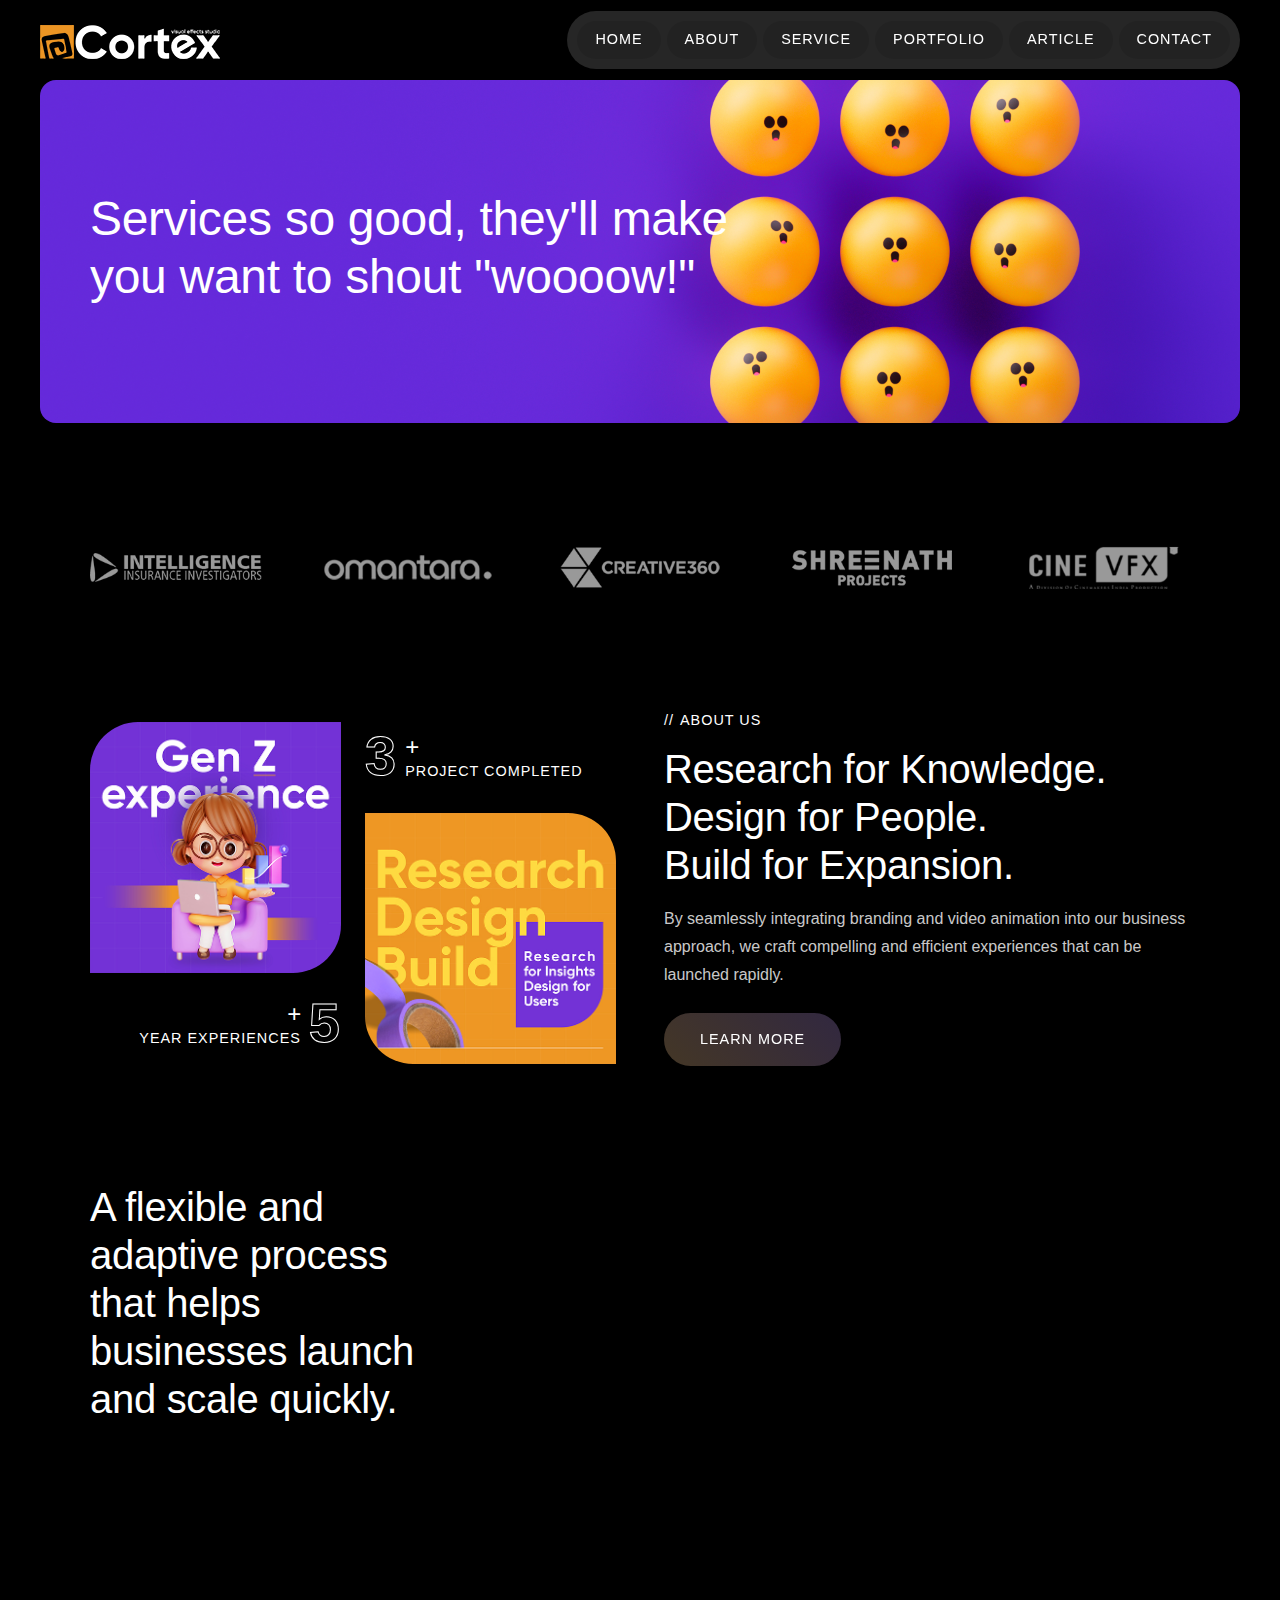
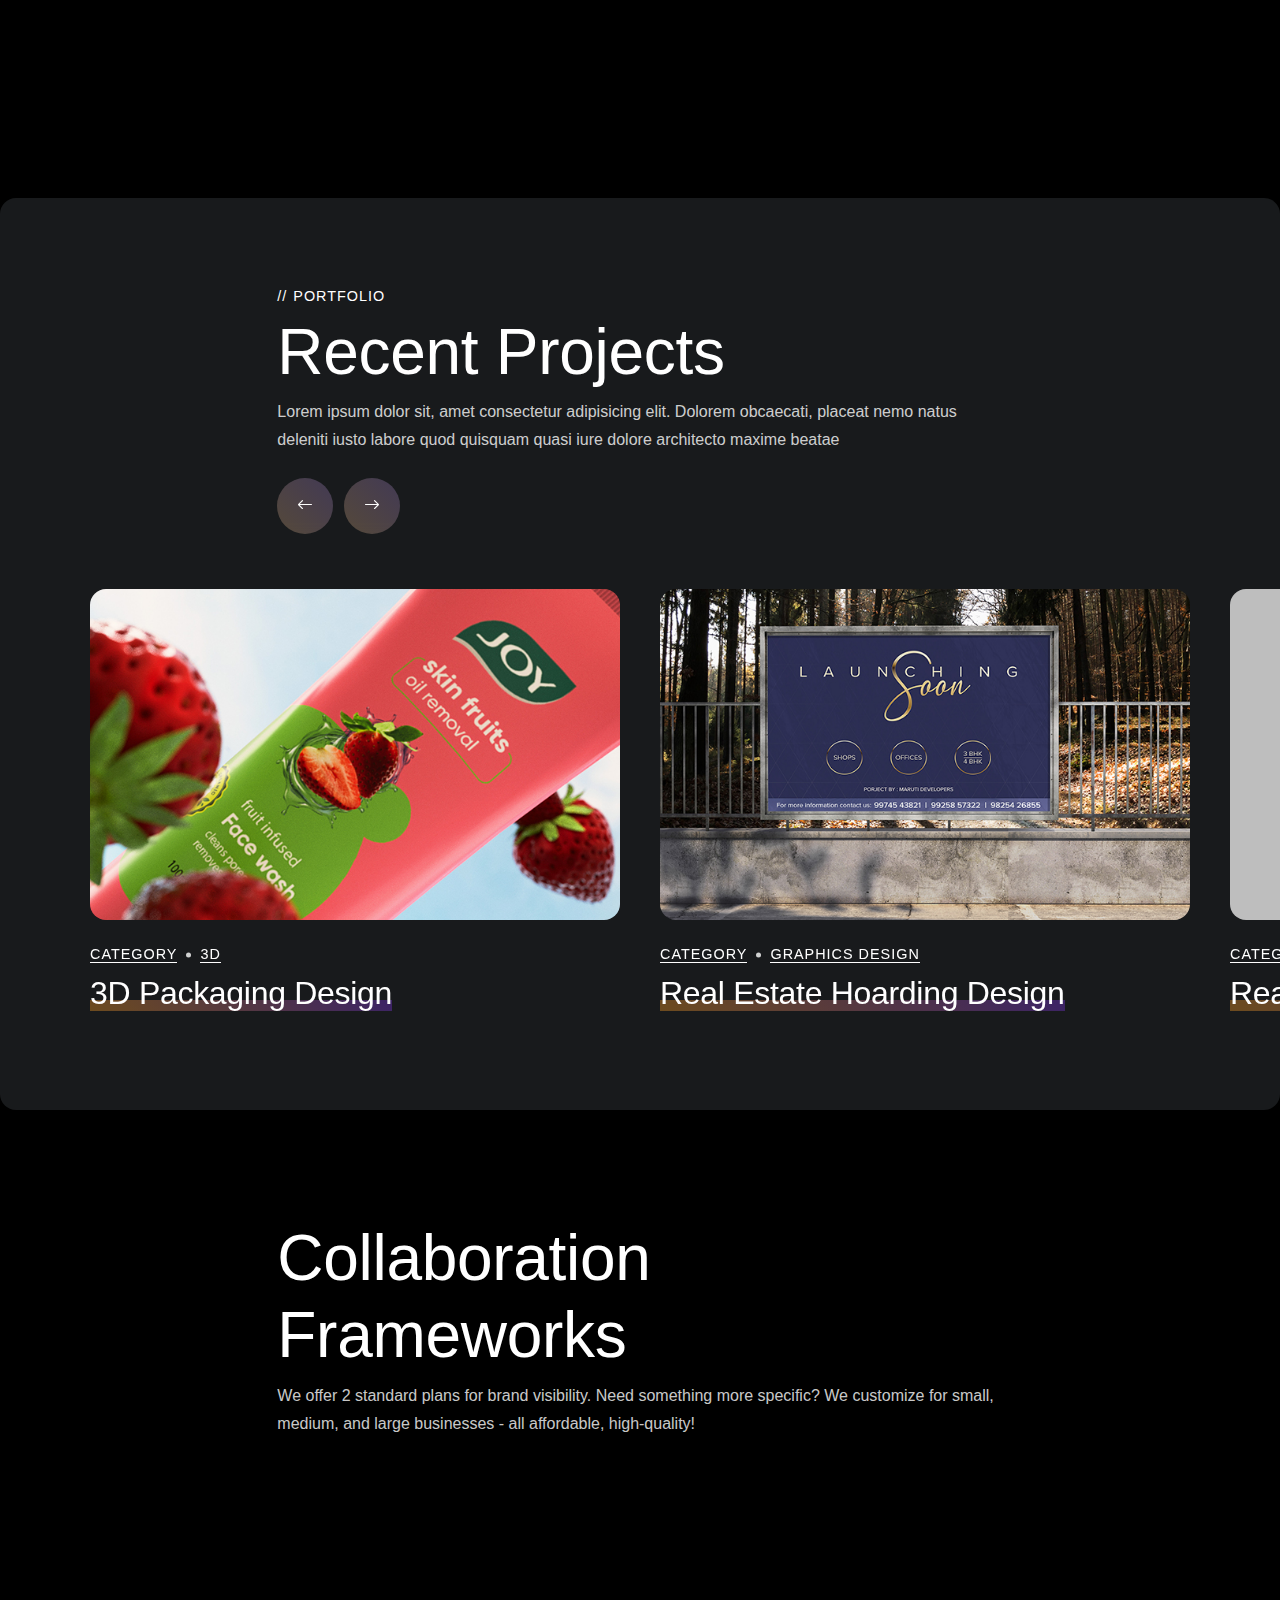
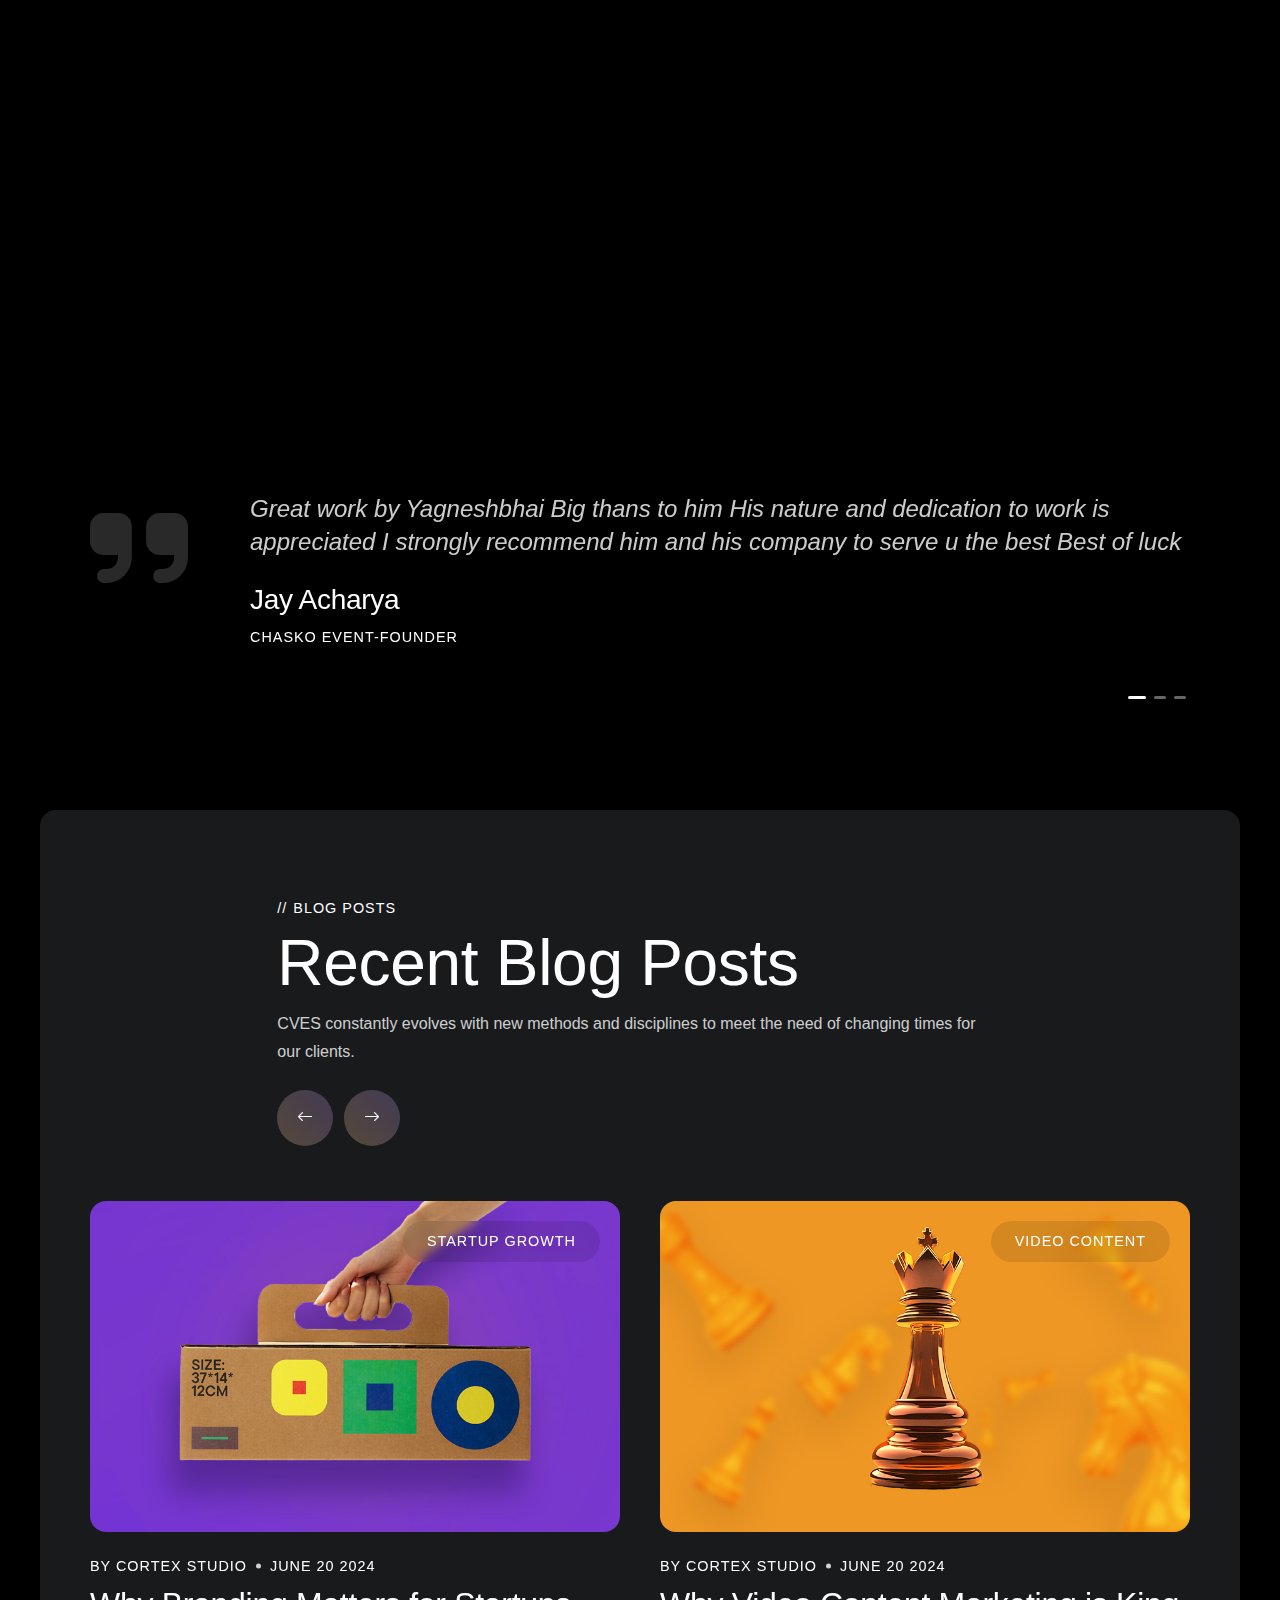
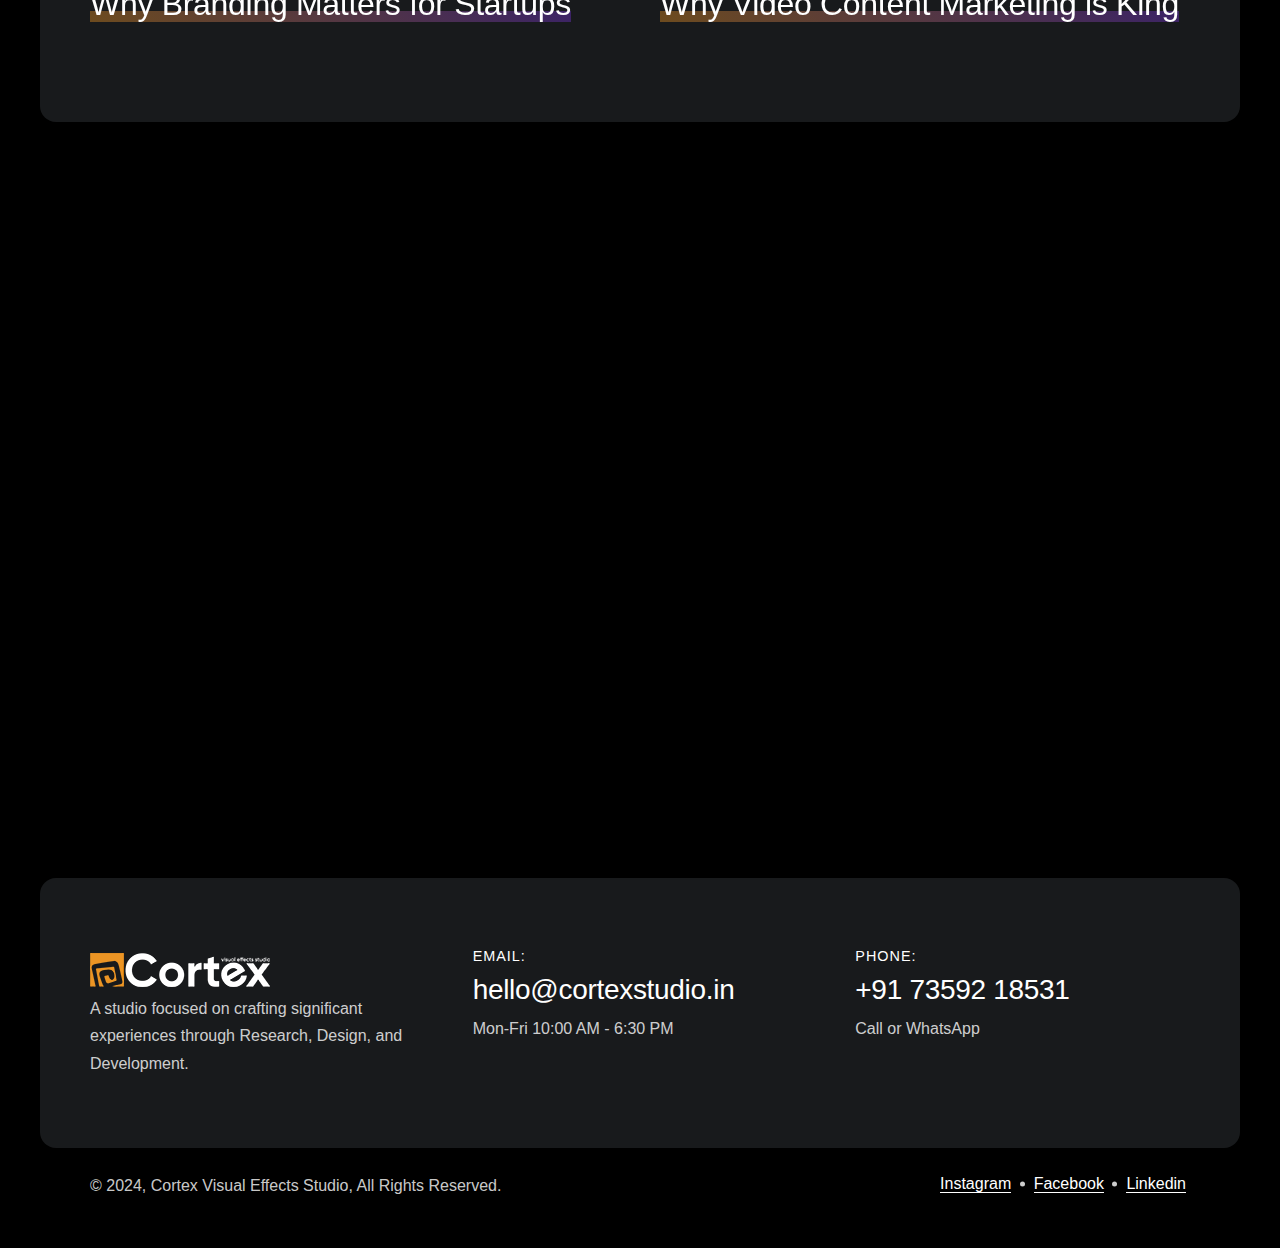
<file: index.html>
<!DOCTYPE html>
<html lang="en">
  <head>
    <meta charset="utf-8" />
    <meta
      name="viewport"
      content="width=device-width, initial-scale=1, shrink-to-fit=no"
    />
    <meta name="description" content="Cortex is the leading creative studio in Gandhinagar, Gujarat, India, offering innovative design and marketing solutions to elevate your brand.">
    <meta name="keywords" content="Creative Design, Graphic Design, Logo Design, Branding, Web Design, Ux Design, Ui Design, Visual Design, Print Design, Packaging Design, Creative Services, Design Agency, Video Animation, 2d Animation, 3d Animation, Motion Graphics, Explainer Videos, Animated Videos, Video Production, Visual Effects, Video Editing, Animation Studio, Seo Services, Search Engine Optimization, Digital Marketing, Online Marketing, Social Media Marketing, Content Marketing, Ppc Advertising, Pay-per-click, Email Marketing, Sem, Search Engine Marketing, Web Analytics, Cortex Creative Studio">
    <meta name="author" content="Cortex Creative Studio">
    <meta name="robots" content="index, follow">

    <title>Cortex Studio:Creative Design & Digital Marketing</title>

     <!-- Open Graph / Site -->

    <link rel="canonical" href="https://cortexstudio.in">
    <meta property="og:title" content="Cortex - Creative Studio Gandhinagar">
    <meta property="og:description" content="Cortex is the leading creative studio in Gandhinagar, offering innovative design and marketing solutions to elevate your brand.">
    <meta property="og:url" content="https://cortexstudio.in">
    <meta property="og:type" content="website">
    <meta property="og:image" content="https://cortexstudio.in">

    <!-- Open Graph / Facebook -->
    <meta property="og:image" content="https://www.facebook.com/madebycortex/">
    <meta property="og:site_name" content="Cortex - Creative Studio Gandhinagar">

    
    <!-- Instagram (via Open Graph) -->
    <meta property="og:image" content="https://www.instagram.com/madebycortex/">
    <meta property="og:site_name" content="Cortex - Creative Studio Gandhinagar">

    <!-- LinkedIn (via Open Graph) -->
    <meta property="og:image" content="linkedin.com/company/studiocortex">
    <meta property="og:site_name" content="Cortex - Creative Studio Gandhinagar">


    <!-- Favicon -->
    <link href="assets/images/favicon.png" rel="shortcut icon" />
    <!-- CSS -->
    <link href="assets/plugins/bootstrap/bootstrap.min.css" rel="stylesheet" />
    <link
      href="assets/plugins/magnific-popup/magnific-popup.min.css"
      rel="stylesheet"
    />
    <link href="assets/plugins/swiper/swiper-bundle.min.css" rel="stylesheet" />
    <link href="assets/plugins/scrollcue/scrollcue.css" rel="stylesheet" />
    <link href="assets/css/theme.css" rel="stylesheet" />
    <!-- Fonts/Icons -->
    <link
      href="assets/plugins/bootstrap-icons/bootstrap-icons.css"
      rel="stylesheet"
    />
    <link href="assets/plugins/fontawesome/css/all.css" rel="stylesheet" />
  </head>
  <body class="theme-dark" data-preloader="true">
    <!-- Header -->
    <div class="header with-placeholder">
      <div class="container-fluid">
        <!-- Logo -->
        <div class="header-logo">
          <h2 class="uppercase letter-spacing-1">
            <a href="index.html"><img src="assets/images/Logo.png" alt="Cortex-Studio" /></a>
          </h2>
        </div>
        <!-- Menu -->
        <div class="header-menu">
          <ul class="nav">
            <li class="nav-item">
              <a href="index.html" class="nav-link">Home</a>
            </li>
            <li class="nav-item">
              <a href="aboutus.html" class="nav-link">About</a>
            </li>
            <li class="nav-item">
              <a href="services.html" class="nav-link">Service</a>
            </li>
            <li class="nav-item">
              <a href="portfolio.html" class="nav-link">Portfolio</a>
            </li>
            <li class="nav-item">
              <a href="blog.html" class="nav-link">Article</a>
            </li>
            <li class="nav-item">
              <a href="contact.html" class="nav-link">Contact</a>
            </li>
          </ul>
          <!-- Mobile Menu Close button -->
          <button id="menu-close" class="button-circle button-circle-sm">
            <i class="bi bi-x-lg"></i>
          </button>
        </div>
        <!-- Mobile Menu Toggle -->
        <button class="menu-toggle">
          Menu
          <span></span>
        </button>
      </div>
      <!-- end container-fluid -->
    </div>
    <!-- end Header -->

    <!-- Hero section -->
    <div class="section-box">
      <div
        class="bg-image border-radius-1"
        data-bg-src="assets/images/background04.jpg"
      >
        <div class="section-lg bg-dark-06">
          <div class="container">
            <div class="row g-4 align-items-center">
              <div class="col-12 col-md-10 col-lg-9 col-xl-8 col-xxl-7">
                <h1 class="display-5 fw-normal">
                  Services so good, they'll make <br>you want to shout "w<span>oooo</span>w!"
                </h1>
              </div>
              <div
                class="col-12 col-md-2 col-lg-3 col-xl-4 col-xxl-5 text-center"
              >
                <!-- <a
                  class="hero-play-btn lightbox-video-link"
                  href="https://www.youtube.com/watch?v=W-j4QGAgNu8">
                  <span><i class="bi bi-play-fill"></i></span>
                </a> -->
              </div>
            </div>
            <!-- end row -->
          </div>
          <!-- end container -->
        </div>
      </div>
    </div>
    <!-- end Hero section -->

    <!-- Clients section -->
    <div class="section-lg">
      <div class="container">
        <div class="swiper clients-slider">
          <div class="swiper-wrapper">
            <!-- Slider Item 1 -->
            <div class="swiper-slide">
              <div class="client-box">
                <a href="#">
                  <img src="assets/images/client-01.png" alt="Client-Logo" />
                </a>
              </div>
            </div>
            <!-- Slider Item 2 -->
            <div class="swiper-slide">
              <div class="client-box">
                <a href="#">
                  <img src="assets/images/client-02.png" alt="Client-Logo" />
                </a>
              </div>
            </div>
            <!-- Slider Item 3 -->
            <div class="swiper-slide">
              <div class="client-box">
                <a href="#">
                  <img src="assets/images/client-03.png" alt="Client-Logo" />
                </a>
              </div>
            </div>
            <!-- Slider Item 4 -->
            <div class="swiper-slide">
              <div class="client-box">
                <a href="#">
                  <img src="assets/images/client-04.png" alt="Client-Logo" />
                </a>
              </div>
            </div>
            <!-- Slider Item 5 -->
            <div class="swiper-slide">
              <div class="client-box">
                <a href="#">
                  <img src="assets/images/client-05.png" alt="Client-Logo" />
                </a>
              </div>
            </div>
            <!-- Slider Item 6 -->

            <!-- end Slider Item 6 -->
          </div>
          <!-- end swiper-wrapper -->
        </div>
        <!-- end clients-slider -->
      </div>
      <!-- end container -->
    </div>
    <!-- end Clients section -->

    <!-- About section -->
    <div class="section-lg pt-0">
      <div class="container">
        <div class="row g-5 align-items-center">
          <div class="col-12 col-lg-6">
            <div class="row">
              <div class="col-6 text-end">
                <img
                  class="img-mask-1"
                  src="assets/images/col-3-square 01.jpg"
                  alt="About"
                />
                <div class="d-flex align-items-center justify-content-end mt-3">
                  <div class="d-inline-block pe-2">
                    <h4 class="line-height-100 fw-normal mb-0">+</h4>
                    <p class="sm-heading">year experiences</p>
                  </div>
                  <div class="d-inline-block">
                    <h1
                      class="fw-semi-bold stroke-text display-4 letter-spacing-1"
                    >
                      <span class="counter">5</span>
                    </h1>
                  </div>
                </div>
              </div>
              <div class="col-6">
                <div class="d-flex align-items-center mb-3">
                  <div class="d-inline-block">
                    <h1
                      class="fw-semi-bold stroke-text display-4 letter-spacing-1"
                    >
                      <span class="counter">10</span>
                    </h1>
                  </div>
                  <div class="d-inline-block ps-2">
                    <h4 class="line-height-100 fw-normal mb-0">+</h4>
                    <p class="sm-heading">Project Completed</p>
                  </div>
                </div>
                <img
                  class="img-mask-2"
                  src="assets/images/col-3-square 02.jpg"
                  alt="About"
                />
              </div>
            </div>
            <!-- end row(inner) -->
          </div>
          <div class="col-12 col-lg-6">
            <h6 class="title-heading mb-3">About Us</h6>
            <h2 class="display-6 fw-normal mb-3">
              Research for Knowledge.<br />Design for People.<br />Build for
              Expansion.
            </h2>
            <p>
              By seamlessly integrating branding and video animation into our
              business approach, we craft compelling and efficient experiences
              that can be launched rapidly.
            </p>
            <a class="button button-lg button-font-2 mt-4" href="aboutus.html"
              >Learn More</a
            >
          </div>
        </div>
        <!-- end row -->
      </div>
      <!-- end container -->
    </div>
    <!-- end About section -->

    <!-- Awards section -->
    <div class="section-lg pt-0">
      <div class="container">
        <div class="row g-4 g-xxl-5 align-items-center">
          <div class="col-12 col-lg-4">
            <div class="row g-4">
              <h2 class="display-6 fw-normal mb-3">
                A flexible and adaptive process that helps businesses launch and
                scale quickly.
              </h2>
            </div>
          </div>
          <div class="col-12 col-lg-4" data-cue="fadeIn">
            <div class="fancy-box">
              <h3>Research</h3>

              <p>
                The team gathers project info, audience insights, and client
                goals. This includes competitor analysis, mood boards, and
                scriptwriting.
              </p>
            </div>
          </div>
          <div class="col-12 col-lg-4" data-cue="fadeIn">
            <div class="fancy-box">
              <h3>Pre-production</h3>
              <p>
                Detailed project planning, including storyboards, timelines, and
                resource allocation. It serves as the blueprint for the creative
                phase.
              </p>
            </div>
          </div>
          <div class="col-12 col-lg-4" data-cue="fadeIn">
            <div class="fancy-box">
              <h3>Design/Asset Creation</h3>
              <p>
                The creative phase where visuals, characters, and environments
                are developed based on the pre-production plan.
              </p>
            </div>
          </div>
          <div class="col-12 col-lg-4" data-cue="fadeIn">
            <div class="fancy-box">
              <h3>Animation Stage</h3>

              <p>
                The designed assets are brought into motion. Animators breathe
                life into characters, create transitions, and tell the story
                visually.
              </p>
            </div>
          </div>
          <div class="col-12 col-lg-4" data-cue="fadeIn">
            <div class="fancy-box">
              <h3>Post-production</h3>

              <p>
                Final touches like sound effects, music, voiceover, color
                correction, and editing are applied, creating a polished final
                product.
              </p>
            </div>
          </div>
        </div>
        <!-- end row -->
      </div>
      <!-- end container -->
    </div>
    <!-- end Awards section -->

    <!-- Portfolio section -->
    <div class="sectṣion-box">
      <div class="section bg-lighter border-radius-1">
        <div class="container">
          <div class="row">
            <div class="col-12 col-md-10 offset-md-1 col-lg-8 offset-lg-2">
              <h6 class="title-heading">Portfolio</h6>
              <h2 class="display-3 fw-medium">Recent Projects</h2>
              <p>
                Lorem ipsum dolor sit, amet consectetur adipisicing elit.
                Dolorem obcaecati, placeat nemo natus deleniti iusto labore quod
                quisquam quasi iure dolore architecto maxime beatae
              </p>
              <!-- Slider Navigation -->
              <div class="mt-4">
                <div
                  class="button-circle button-circle-lg swiper-portfolio-prev"
                >
                  <i class="bi bi-arrow-left"></i>
                </div>
                <div
                  class="button-circle button-circle-lg swiper-portfolio-next"
                >
                  <i class="bi bi-arrow-right"></i>
                </div>
              </div>
            </div>
          </div>
          <!-- end row -->
          <div class="swiper portfolio-slider mt-4 mt-lg-5">
            <div class="swiper-wrapper">
              <!-- Slider Item 1 -->
              <div class="swiper-slide">
                <div class="portfolio-box">
                  <!-- Image -->
                  <div class="portfolio-img">
                    <a href="portfolio.html">
                      <img src="assets/images/Portfolio01.jpg" alt="Portfolio" />
                    </a>
                  </div>
                  <div class="pt-4">
                    <!-- Categories -->
                    <ul class="list-inline-dot sm-heading mb-2">
                      <li>
                        <a class="link-hover" href="#">Category</a>
                      </li>
                      <li>
                        <a class="link-hover" href="#">3D</a>
                      </li>
                    </ul>
                    <!-- Caption -->
                    <h2>
                      <a class="link-hover-2" href="portfolio.html"> 3D Packaging Design </a>
                    </h2>
                  </div>
                </div>
                <!-- end portfolio-box -->
              </div>
              <!-- Slider Item 2 -->
              <div class="swiper-slide">
                <div class="portfolio-box">
                  <!-- Image -->
                  <div class="portfolio-img">
                    <a href="portfolio.html">
                      <img src="assets/images/Portfolio02.jpg" alt="Portfolio" />
                    </a>
                  </div>
                  <div class="pt-4">
                    <!-- Categories -->
                    <ul class="list-inline-dot sm-heading mb-2">
                      <li>
                        <a class="link-hover" href="#">Category</a>
                      </li>
                      <li>
                        <a class="link-hover" href="#">Graphics Design</a>
                      </li>
                    </ul>
                    <!-- Caption -->
                    <h2>
                      <a class="link-hover-2" href="portfolio.html"> Real Estate Hoarding Design </a>
                    </h2>
                  </div>
                </div>
                <!-- end portfolio-box -->
              </div>
              <!-- Slider Item 3 -->
              <div class="swiper-slide">
                <div class="portfolio-box">
                  <!-- Image -->
                  <div class="portfolio-img">
                    <a href="portfolio.html">
                      <img src="assets/images/Portfolio03.jpg" alt="Portfolio" />
                    </a>
                  </div>
                  <div class="pt-4">
                    <!-- Categories -->
                    <ul class="list-inline-dot sm-heading mb-2">
                      <li>
                        <a class="link-hover" href="#">Category</a>
                      </li>
                      <li>
                        <a class="link-hover" href="#">Social Media</a>
                      </li>
                    </ul>
                    <!-- Caption -->
                    <h2>
                      <a class="link-hover-2" href="portfolio.html"> Real Estate Social Media Design </a>
                    </h2>
                  </div>

                  
                </div>
                <!-- end portfolio-box -->
              </div>
              <!-- end Slider Item 3 -->

               <!-- Slider Item 3 -->
               <div class="swiper-slide">
                <div class="portfolio-box">
                  <!-- Image -->
                  <div class="portfolio-img">
                    <a href="portfolio.html">
                      <img src="assets/images/Portfolio04.jpg" alt="Portfolio" />
                    </a>
                  </div>
                  <div class="pt-4">
                    <!-- Categories -->
                    <ul class="list-inline-dot sm-heading mb-2">
                      <li>
                        <a class="link-hover" href="#">Category</a>
                      </li>
                      <li>
                        <a class="link-hover" href="#">3D</a>
                      </li>
                    </ul>
                    <!-- Caption -->
                    <h2>
                      <a class="link-hover-2" href="portfolio.html">Brand 3D Product Visualization </a>
                    </h2>
                  </div>

                  
                </div>
                <!-- end portfolio-box -->
              </div>
              <!-- end Slider Item 3 -->
            </div>
            <!-- end swiper-wrapper -->
          </div>
          <!-- end portfolio-slider -->
        </div>
        <!-- end container -->
      </div>
    </div>
    <!-- end Portfolio section -->

    <!-- Pricing section -->
    <div class="section-lg">
      <div class="container">
        <div class="row">
          <div class="col-12 col-md-10 offset-md-1 col-lg-8 offset-lg-2">
             
            <h2 class="display-3 fw-medium">Collaboration Frameworks</h2>
            <p>
              We offer 2 standard plans for brand visibility. Need something more specific? We customize for small, medium, and large businesses - all affordable, high-quality!
            </p>
          </div>
        </div>
        <!-- end row -->
        <div class="row g-4 g-xxl-5 mt-4 justify-content-center">
         
      
          <!-- Prices box 1 -->
          <div class="col-12 col-lg-4" data-cue="fadeIn">
            <div class="fancy-box">
              <div class="inline-flex align-items-center">
                 
                <div class="d-inline-block">
                  <h1 class="display-3 line-height-100 m-0">Project Base</h1>
                </div>
              </div>
              <ul class="list-unstyled mt-4">
                <p>A fixed scope and deliverables, perfect for a clearly defined project.</p>
                <ul class="list-unstyled mt-4">
                  <li><i class="bi bi-check pe-2"></i>Fixed bid/project</li>
                  <li><i class="bi bi-check pe-2"></i>Fixed timeline</li>
                  <li><i class="bi bi-check pe-2"></i>Fixed content & scope</li>
                  <li><i class="bi bi-check pe-2"></i>Limited revision</li>
                   
                </ul>
              </ul>
              
              <a class="button button-font-2 mt-4" href="contact.html">Let's Talk</a>
            </div>
          </div>
          <!-- Prices box 2 -->

          <div class="col-12 col-lg-4" data-cue="fadeIn">
            <div class="fancy-box">
              <div class="inline-flex align-items-center">
                 
                <div class="d-inline-block">
                  <h1 class="display-3 line-height-100 m-0">Monthly Basic</h1>
                </div>
              </div>
              <ul class="list-unstyled mt-4">
                <p>A flexible scope of work aligned with the brand or product roadmap.</p>
                <ul class="list-unstyled mt-4">
                  <li><i class="bi bi-check pe-2"></i>Monthly subscription</li>
                  <li><i class="bi bi-check pe-2"></i>Flexible timeline</li>
                  <li><i class="bi bi-check pe-2"></i>Fixed / Iterative</li>
                  <li><i class="bi bi-check pe-2"></i>Maximum revision</li>
                   
                </ul>
              </ul>
              
              <a class="button button-font-2 mt-4" href="contact.html">Let's Talk</a>
            </div>
          </div>
          
          <!-- Prices box 3 -->


         
         
        </div>
        <!-- end row -->
      </div>
      <!-- end container -->
    </div>
    <!-- end Pricing section -->

    <!-- Testimonial section -->
    <div class="section-lg pt-0">
      <div class="container">
        <div class="swiper testimonial-slider">
          <div class="swiper-wrapper">
            <!-- Slider item 1 -->
            <div class="swiper-slide">
              <div class="testimonial-box">
                <div class="testimonial-content">
                  <p class="fs-4 fw-normal fst-italic line-height-140">
                    Great work by Yagneshbhai Big thans to him His nature and
                    dedication to work is appreciated I strongly recommend him
                    and his company to serve u the best Best of luck
                  </p>
                  <div class="mt-4">
                    <h3>Jay Acharya</h3>
                    <span class="sm-heading">Chasko Event-Founder</span>
                  </div>
                </div>
              </div>
            </div>
            <!-- Slider item 2 -->
            <div class="swiper-slide">
              <div class="testimonial-box">
                <div class="testimonial-content">
                  <p class="fs-4 fw-normal fst-italic line-height-140">
                    It was great experience for me having work done by
                    Cortex.... I am really thankful to cortex for the work done
                    for Letter head, Visiting Card and designs... Will be surely
                    continuing for other works. Thanks again
                  </p>
                  <div class="mt-4">
                    <h3>Ajay Shrimali</h3>
                    <span class="sm-heading">A2Z Service- Founder</span>
                  </div>
                </div>
              </div>
            </div>
            <!-- Slider item 3 -->
            <div class="swiper-slide">
              <div class="testimonial-box">
                <div class="testimonial-content">
                  <p class="fs-4 fw-normal fst-italic line-height-140">
                    Good conversation with client and I am satisfied with design
                    work with Cortex,i will recommend others for design and
                    video works
                  </p>
                  <div class="mt-4">
                    <h3>Pravin Patidar</h3>
                    <span class="sm-heading">Tours & Travels</span>
                  </div>
                </div>
              </div>
            </div>
          </div>
          <!-- Slider Pagination -->
          <div class="swiper-testimonial-pagination"></div>
        </div>
      </div>
      <!-- end container -->
    </div>
    <!-- end Testimonial section -->

    <!-- Blog section -->
    <div class="section-box">
      <div class="section bg-lighter border-radius-1">
        <div class="container">
          <div class="row">
            <div class="col-12 col-md-10 offset-md-1 col-lg-8 offset-lg-2">
              <h6 class="title-heading">Blog Posts</h6>
              <h2 class="display-3 fw-medium">Recent Blog Posts</h2>
              <p>
                CVES constantly evolves with new methods and disciplines to meet the need of changing times for our clients.
              </p>
              <div class="mt-4">
                <div class="button-circle button-circle-lg swiper-blog-prev">
                  <i class="bi bi-arrow-left"></i>
                </div>
                <div class="button-circle button-circle-lg swiper-blog-next">
                  <i class="bi bi-arrow-right"></i>
                </div>
              </div>
            </div>
          </div>
          <!-- end row -->
          <div class="swiper blog-slider mt-4 mt-lg-5">
            <div class="swiper-wrapper">
              <!-- Slider Item 1 -->
              <div class="swiper-slide">
                <div class="blog-post-box">
                  <div class="blog-img">
                    <a class="blog-img-link" href="blog-01.html">
                      <img src="assets/images/blog-Cover01.jpg" alt="Blog-Cover" />
                    </a>
                    <div class="blog-category">
                      <a
                        class="button button-sm button-style-2 button-font-2"
                        href="blog-01.html"
                        >STARTUP GROWTH</a
                      >
                    </div>
                  </div>
                  <div class="pt-4">
                    <ul class="list-inline-dot sm-heading mb-2">
                      <li>BY CORTEX STUDIO</li>
                      <li>JUNE 20 2024</li>
                    </ul>
                    <h2>
                      <a class="link-hover-2" href="blog-01.html"> Why Branding Matters for Startups </a>
                    </h2>
                  </div>
                </div>
                <!-- end blog-post-box -->
              </div>
              <!-- Slider Item 2 -->

              <div class="swiper-slide">
                <div class="blog-post-box">
                  <div class="blog-img">
                    <a class="blog-img-link" href="blog-02.html">
                      <img src="assets/images/blog-Cover02.jpg" alt="Blog-Cover" />
                    </a>
                    <div class="blog-category">
                      <a
                        class="button button-sm button-style-2 button-font-2"
                        href="blog-02.html"
                        >VIDEO CONTENT</a
                      >
                    </div>
                  </div>
                  <div class="pt-4">
                    <ul class="list-inline-dot sm-heading mb-2">
                      <li>BY CORTEX STUDIO</li>
                      <li>JUNE 20 2024</li>
                    </ul>
                    <h2>
                      <a class="link-hover-2" href="blog-02.html"> Why Video Content Marketing is King </a>
                    </h2>
                  </div>
                </div>
                <!-- end blog-post-box -->
              </div>
              
              
              <!-- end Slider Item 3 -->
            </div>
            <!-- end swiper-wrapper -->
          </div>
          <!-- end swiper -->
        </div>
        <!-- end container -->
      </div>
    </div>
    <!-- end Blog section -->
     

    <!-- Services section -->
    <div class="section-lg">
      <div class="container">
        <div class="row g-4 g-xxl-5 icon-3xl">
          <div class="col-12 col-lg-6" data-cue="fadeIn">
            <div class="order-box">
              <div class="order">
                <h2 class="display-4 fw-semi-bold stroke-text">01</h2>
              </div>
              <div>
                <i class="bi bi-gear mb-2"></i>
                <h3>Creative Branding</h3>
                <p>
                  Creative branding: innovative strategies, visuals distinguish
                  brand, connect with audience, leave impression.
                </p>
              </div>
            </div>
          </div>
          <div class="col-12 col-lg-6" data-cue="fadeIn">
            <div class="order-box">
              <div class="order">
                <h2 class="display-4 fw-semi-bold stroke-text">02</h2>
              </div>
              <div>
                <i class="bi bi-gear mb-2"></i>
                <h3>Video Production</h3>
                <p>
                  Video Production: Crafting captivating visual content to
                  engage audiences effectively.
                </p>
              </div>
            </div>
          </div>
          <div class="col-12 col-lg-6" data-cue="fadeIn">
            <div class="order-box">
              <div class="order">
                <h2 class="display-4 fw-semi-bold stroke-text">03</h2>
              </div>
              <div>
                <i class="bi bi-gear mb-2"></i>
                <h3>Digital Marketing</h3>
                <p>
                  Online channels engage audiences, driving brand growth through
                  strategic campaigns and efforts.
                </p>
              </div>
            </div>
          </div>
          <div class="col-12 col-lg-6" data-cue="fadeIn">
            <div class="order-box">
              <div class="order">
                <h2 class="display-4 fw-semi-bold stroke-text">04</h2>
              </div>
              <div>
                <i class="bi bi-gear mb-2"></i>
                <h3>Content Solutions</h3>
                <p>
                  Content Solutions offers tailored strategies and creative
                  assets to meet diverse marketing objectives effectively.
                </p>
              </div>
            </div>
          </div>
        </div>
        <!-- end row -->
      </div>
      <!-- end container -->
    </div>
    <!-- end Services section -->

    <!-- Team section -->
    

    <!-- Footer -->
    <footer>
      <div class="section-box">
        <div class="section-sm bg-lighter border-radius-1">
          <div class="container">
            <div class="row g-4 g-lg-5">
              <div class="col-12 col-lg-4">
                <h2 class="uppercase letter-spacing-1">
                  <img src="assets/images/Logo.png" alt="Cortex" />
                </h2>

                <p>
                  A studio focused on crafting significant experiences through
                  Research, Design, and Development.
                </p>
              </div>
              <div class="col-12 col-md-6 col-lg-4">
                <h6 class="sm-heading">Email:</h6>
                <h3>hello@cortexstudio.in</h3>
                <p>Mon-Fri 10:00 AM - 6:30 PM</p>
              </div>
              <div class="col-12 col-md-6 col-lg-4">
                <h6 class="sm-heading">Phone:</h6>
                <h3>+91 73592 18531</h3>
                <p>Call or WhatsApp</p>
              </div>
            </div>
            <!-- end row -->
          </div>
          <!-- end container -->
        </div>
      </div>
      <div class="py-4 pb-lg-5">
        <div class="container">
          <div class="row g-2">
            <div class="col-12 col-md-6 text-center text-md-start">
              <p>
                &copy; 2024, Cortex Visual Effects Studio, All Rights Reserved.
              </p>
            </div>
            <div class="col-12 col-md-6 text-center text-md-end">
              <ul class="list-inline-dot">
                <li>
                  <a
                    class="link-hover"
                    href="https://www.instagram.com/madebycortex/"
                  >
                    Instagram</a
                  >
                </li>
                <li>
                  <a
                    class="link-hover"
                    href="https://www.facebook.com/madebycortex/"
                    >Facebook</a
                  >
                </li>
                <li>
                  <a class="link-hover" href="linkedin.com/company/studiocortex"
                    >Linkedin</a
                  >
                </li>
              </ul>
            </div>
          </div>
          <!-- end row -->
        </div>
        <!-- end container -->
      </div>
    </footer>
    <!-- end Footer -->

    <!-- Scroll To Top -->
    <div class="scrolltotop">
      <a class="button-circle" href="#">
        <i class="bi bi-arrow-up"></i>
      </a>
    </div>
    <!-- end Scroll To Top -->

    <!-- JavaScripts -->
    <script src="assets/plugins/jquery.min.js"></script>
    <script src="assets/plugins/plugins.js"></script>
    <script src="assets/js/functions.js"></script>

    
  </body>
</html>
</file>
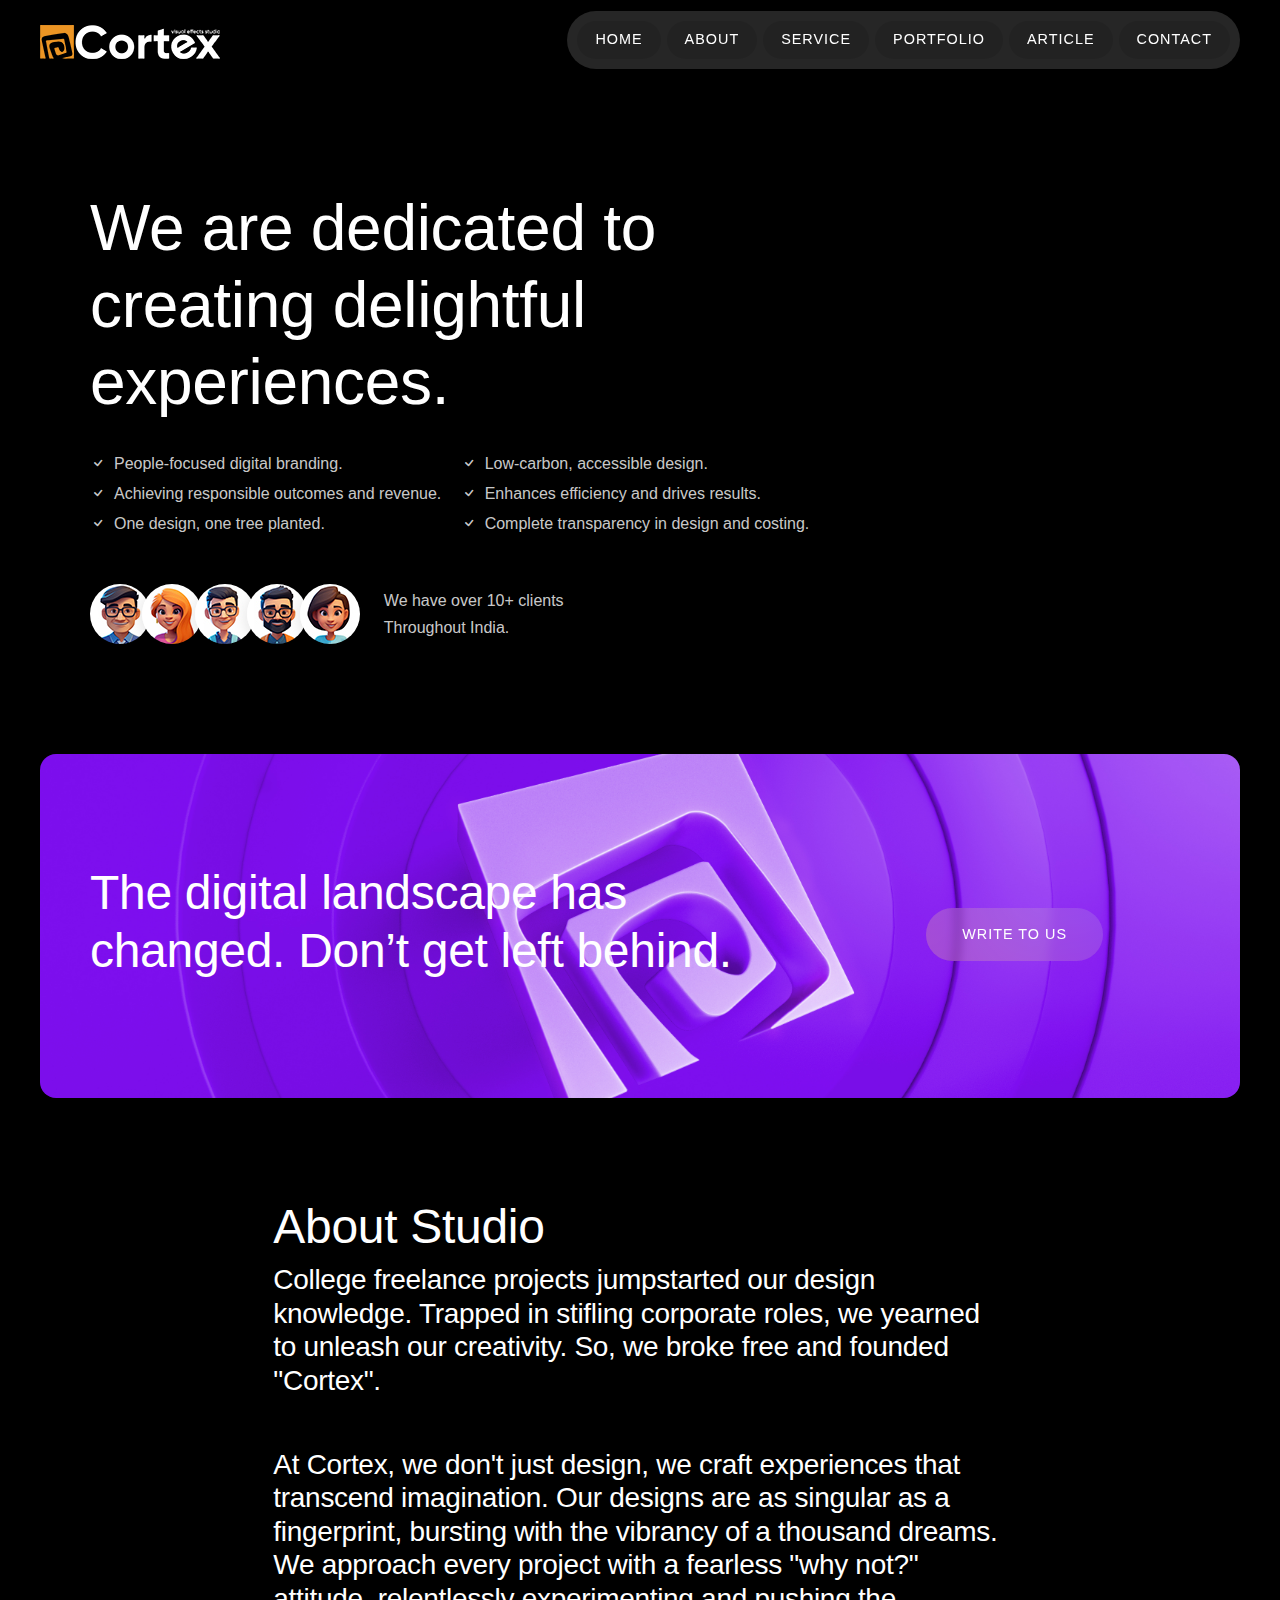
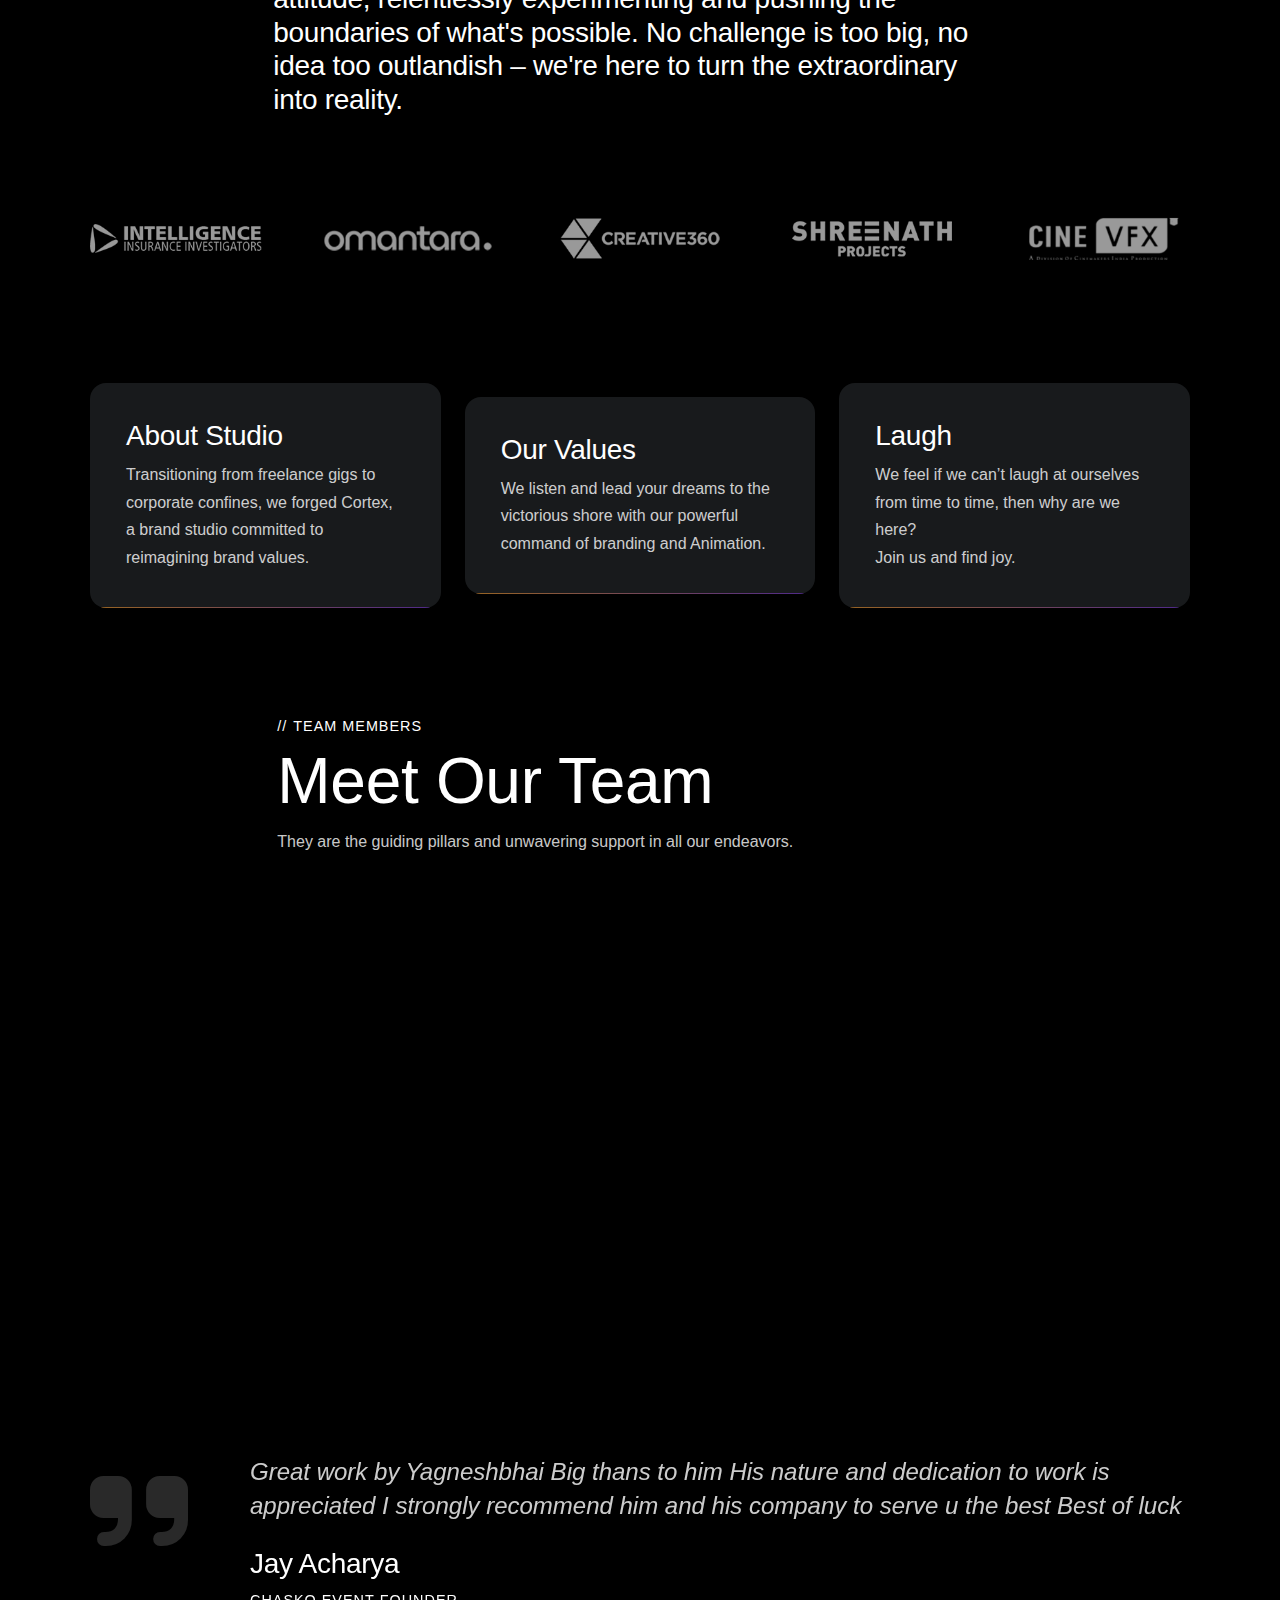
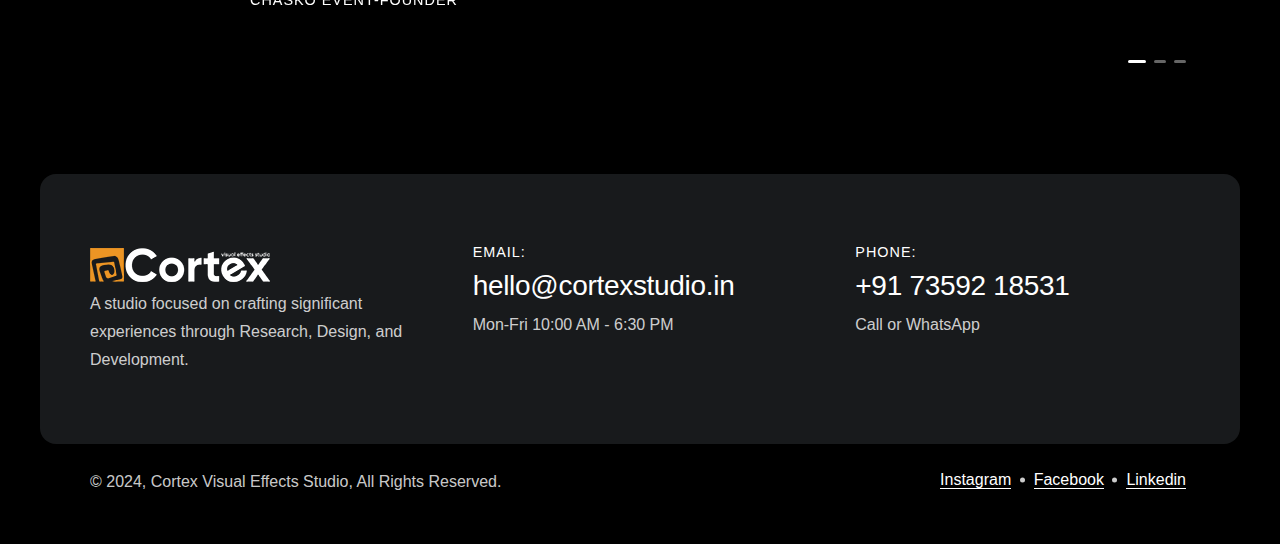
<file: aboutus.html>
<!DOCTYPE html>
<html lang="en">
  <head>
    <meta charset="utf-8" />
    <meta
      name="viewport"
      content="width=device-width, initial-scale=1, shrink-to-fit=no"
    />
    <meta name="description" content="Learn more about Cortex Studio, our mission, vision, and the talented team behind our creative design, video, animation, SEO, and digital marketing services.">
    <meta name="keywords" content="Creative Design, Graphic Design, Logo Design, Branding, Web Design, Ux Design, Ui Design, Visual Design, Print Design, Packaging Design, Creative Services, Design Agency, Video Animation, 2d Animation, 3d Animation, Motion Graphics, Explainer Videos, Animated Videos, Video Production, Visual Effects, Video Editing, Animation Studio, Seo Services, Search Engine Optimization, Digital Marketing, Online Marketing, Social Media Marketing, Content Marketing, Ppc Advertising, Pay-per-click, Email Marketing, Sem, Search Engine Marketing, Web Analytics, Cortex Creative Studio">
    <meta name="author" content="Cortex Creative Studio">
    <meta name="robots" content="index, follow">

    <title>About Us - Cortex Studio</title>

     <!-- Open Graph / Site -->

    <link rel="canonical" href="https://cortexstudio.in">
    <meta property="og:title" content="Cortex - Creative Studio Gandhinagar">
    <meta property="og:description" content="Learn more about Cortex Studio, our mission, vision, and the talented team behind our creative design, video, animation, SEO, and digital marketing services.">
    <meta property="og:url" content="https://cortexstudio.in">
    <meta property="og:type" content="website">
    <meta property="og:image" content="https://cortexstudio.in">

    <!-- Open Graph / Facebook -->
    <meta property="og:image" content="https://www.facebook.com/madebycortex/">
    <meta property="og:site_name" content="Cortex - Creative Studio Gandhinagar">

    
    <!-- Instagram (via Open Graph) -->
    <meta property="og:image" content="https://www.instagram.com/madebycortex/">
    <meta property="og:site_name" content="Cortex - Creative Studio Gandhinagar">

    <!-- LinkedIn (via Open Graph) -->
    <meta property="og:image" content="linkedin.com/company/studiocortex">
    <meta property="og:site_name" content="Cortex - Creative Studio Gandhinagar">


    <!-- Favicon -->
    <link href="assets/images/favicon.png" rel="shortcut icon" />
    <!-- CSS -->
    <link href="assets/plugins/bootstrap/bootstrap.min.css" rel="stylesheet" />
    <link
      href="assets/plugins/magnific-popup/magnific-popup.min.css"
      rel="stylesheet"
    />
    <link href="assets/plugins/swiper/swiper-bundle.min.css" rel="stylesheet" />
    <link href="assets/plugins/scrollcue/scrollcue.css" rel="stylesheet" />
    <link href="assets/css/theme.css" rel="stylesheet" />
    <!-- Fonts/Icons -->
    <link
      href="assets/plugins/bootstrap-icons/bootstrap-icons.css"
      rel="stylesheet"
    />
    <link href="assets/plugins/fontawesome/css/all.css" rel="stylesheet" />
  </head>
  <body class="theme-dark" data-preloader="true">
    <!-- Header -->
    <div class="header with-placeholder">
      <div class="container-fluid">
        <!-- Logo -->
        <div class="header-logo">
          <h2 class="uppercase letter-spacing-1">
            <a href="index.html"><img src="assets/images/Logo.png" alt="Cortex-Studio" /></a>
          </h2>
        </div>
        <!-- Menu -->
        <div class="header-menu">
          <ul class="nav">
            <li class="nav-item">
              <a href="index.html" class="nav-link">Home</a>
            </li>
            <li class="nav-item">
              <a href="aboutus.html" class="nav-link">About</a>
            </li>
            <li class="nav-item">
              <a href="services.html" class="nav-link">Service</a>
            </li>
            <li class="nav-item">
              <a href="portfolio.html" class="nav-link">Portfolio</a>
            </li>
            <li class="nav-item">
              <a href="blog.html" class="nav-link">Article</a>
            </li>
            <li class="nav-item">
              <a href="contact.html" class="nav-link">Contact</a>
            </li>
          </ul>
          <!-- Mobile Menu Close button -->
          <button id="menu-close" class="button-circle button-circle-sm">
            <i class="bi bi-x-lg"></i>
          </button>
        </div>
        <!-- Mobile Menu Toggle -->
        <button class="menu-toggle">
          Menu
          <span></span>
        </button>
      </div>
      <!-- end container-fluid -->
    </div>
    <!-- end Header -->

    <!-- Hero section -->

    <div class="section-lg">
      <div class="container">
        <div class="row g-xxl-5 align-items-center">
          <div class="col-12 col-lg-10 col-xl-8">
            <h1 class="display-3 fw-normal">
              We are dedicated to creating delightful experiences.
            </h1>
            <div class="row g-2 g-md-3 mt-3">
              <div class="col-12 col-md-6">
                <ul class="list-unstyled">
                  <li>
                    <i class="bi bi-check pe-2"></i>People-focused digital
                    branding.
                  </li>
                  <li>
                    <i class="bi bi-check pe-2"></i>Achieving responsible
                    outcomes and revenue.
                  </li>
                  <li>
                    <i class="bi bi-check pe-2"></i>One design, one tree
                    planted.
                  </li>
                </ul>
              </div>
              <div class="col-12 col-md-6">
                <ul class="list-unstyled">
                  <li>
                    <i class="bi bi-check pe-2"></i>Low-carbon, accessible
                    design.
                  </li>
                  <li>
                    <i class="bi bi-check pe-2"></i>Enhances efficiency and
                    drives results.
                  </li>
                  <li>
                    <i class="bi bi-check pe-2"></i>Complete transparency in
                    design and costing.
                  </li>
                </ul>
              </div>
            </div>
            <!-- end row(inner) -->

            <div class="d-md-flex align-items-center mt-5">
              <ul class="avatar-group">
                <li>
                  <img src="../assets/images/Avtar01.jpg" alt="Avtar01" />
                </li>
                <li>
                  <img src="../assets/images/Avtar02.jpg" alt="Avtar02" />
                </li>
                <li>
                  <img src="../assets/images/Avtar03.jpg" alt="Avtar03" />
                </li>
                <li>
                  <img src="../assets/images/Avtar04.jpg" alt="Avtar04" />
                </li>
                <li>
                  <img src="../assets/images/Avtar05.jpg" alt="Avtar05" />
                </li>
              </ul>
              <div class="d-md-inline-block pt-3 pt-md-0 ps-md-4">
                <p>
                  We have over 10+ clients <br class="d-lg-block" />Throughout
                  India.
                </p>
              </div>
            </div>
          </div>
          <div class="col-12 col-xxl-4 text-xxl-end d-none d-xxl-block">
            <img
              class="img-mask-1"
              src="../assets/images/about512.jpg"
              alt="About"
            />
          </div>
        </div>
        <!-- end row -->
      </div>
      <!-- end container -->
    </div>

    <!-- Hero section -->

    <div class="section-box">
      <div
        class="bg-image border-radius-1"
        data-bg-src="assets/images/background03.jpg"
      >
        <div class="section-lg bg-dark-06" >
          <div class="container">
            <div class="row g-4 align-items-center" >
              <div class="col-12 col-md-10 col-lg-9 col-xl-8 col-xxl-7">
                <h1 class="display-5 fw-normal" >
                  The digital landscape has changed. Don’t get left behind.
                </h1>
              </div>
              <div
                class="col-12 col-md-2 col-lg-3 col-xl-4 col-xxl-5 text-center"
              >
                <a
                  class="button button-lg button-font-2 mt-4"
                  href="contact.html"
                  >Write to US</a
                >
              </div>
            </div>
            <!-- end row -->
          </div>
          <!-- end container -->
        </div>
      </div>
    </div>

    <!-- end Hero section -->

    <div
      class="container"
      style="margin-top: 100px; display: flex; justify-content: center"
    >
      <div class="col-12 col-lg-10 col-xl-8">
        <h1 class="display-5 fw-normal">About Studio</h1>
        <h3>
          College freelance projects jumpstarted our design knowledge. Trapped
          in stifling corporate roles, we yearned to unleash our creativity. So,
          we broke free and founded "Cortex".
        </h3>

        <h3 style="margin-top: 50px">
          At Cortex, we don't just design, we craft experiences that transcend
          imagination. Our designs are as singular as a fingerprint, bursting
          with the vibrancy of a thousand dreams. We approach every project with
          a fearless "why not?" attitude, relentlessly experimenting and pushing
          the boundaries of what's possible. No challenge is too big, no idea
          too outlandish – we're here to turn the extraordinary into reality.
        </h3>
      </div>
    </div>

    <!-- Clients section -->
    <div class="section-lg pt-0" style="margin-top: 80px">
      <div class="container">
        <div class="swiper clients-slider">
          <div class="swiper-wrapper">
            <!-- Slider Item 1 -->
            <div class="swiper-slide">
              <div class="client-box">
                <a href="#">
                  <img src="assets/images/client-01.png" alt="client" />
                </a>
              </div>
            </div>
            <!-- Slider Item 2 -->
            <div class="swiper-slide">
              <div class="client-box">
                <a href="#">
                  <img src="assets/images/client-02.png" alt="client" />
                </a>
              </div>
            </div>
            <!-- Slider Item 3 -->
            <div class="swiper-slide">
              <div class="client-box">
                <a href="#">
                  <img src="assets/images/client-03.png" alt="client" />
                </a>
              </div>
            </div>
            <!-- Slider Item 4 -->
            <div class="swiper-slide">
              <div class="client-box">
                <a href="#">
                  <img src="assets/images/client-04.png" alt="client" />
                </a>
              </div>
            </div>
            <!-- Slider Item 5 -->
            <div class="swiper-slide">
              <div class="client-box">
                <a href="#">
                  <img src="assets/images/client-05.png" alt="client" />
                </a>
              </div>
            </div>
            <!-- end Slider Item 6 -->
          </div>
          <!-- end swiper-wrapper -->
        </div>
        <!-- end clients-slider -->
      </div>
      <!-- end container -->
    </div>
    <!-- end Clients section -->

    <!-- Awards section -->
    <div class="section-lg pt-0">
      <div class="container">
        <div class="row g-4 g-xxl-5 align-items-center">
          <div class="col-12 col-lg-4">
            <div class="fancy-box">
              <h3>About Studio</h3>

              <p>
                Transitioning from freelance gigs to corporate confines, we
                forged Cortex, a brand studio committed to reimagining brand
                values.
              </p>
            </div>
          </div>
          <div class="col-12 col-lg-4">
            <div class="fancy-box">
              <h3>Our Values</h3>

              <p>
                We listen and lead your dreams to the victorious shore with our
                powerful command of branding and Animation.
              </p>
            </div>
          </div>
          <div class="col-12 col-lg-4">
            <div class="fancy-box">
              <h3>Laugh</h3>

              <p>
                We feel if we can’t laugh at ourselves from time to time, then
                why are we here? <br />

                Join us and find joy.
              </p>
            </div>
          </div>
        </div>
        <!-- end row -->
      </div>
      <!-- end container -->
    </div>
    <!-- end Awards section -->

    <!-- Team section -->
    <div class="section-lg pt-0">
      <div class="container">
        <div class="row">
          <div class="col-12 col-md-10 offset-md-1 col-lg-8 offset-lg-2">
            <h6 class="title-heading">Team Members</h6>
            <h2 class="display-3 fw-medium">Meet Our Team</h2>
            <p>
              They are the guiding pillars and unwavering support in all our
              endeavors.
            </p>
          </div>
        </div>
        <!-- end row -->
        <div class="row g-4 g-xxl-5 mt-4">
          <!-- Team box 1 -->
          <div class="col-12 col-sm-6 col-lg-4" data-cue="fadeIn">
            <div class="team-box">
              <div class="team-img">
                <img src="assets/images/Team01.jpg" alt="Team" />
                <!-- <div class="team-social">
                  <ul class="list-inline">
                    <li>
                      <a
                        class="button-circle button-circle-sm button-style-2"
                        href="#"
                        ><i class="bi bi-facebook"></i
                      ></a>
                    </li>
                    <li>
                      <a
                        class="button-circle button-circle-sm button-style-2"
                        href="#"
                        ><i class="bi bi-twitter-x"></i
                      ></a>
                    </li>
                    <li>
                      <a
                        class="button-circle button-circle-sm button-style-2"
                        href="#"
                        ><i class="bi bi-instagram"></i
                      ></a>
                    </li>
                  </ul>
                </div> -->
              </div>
              <div class="pt-4 text-center">
                <h6 class="sm-heading">Senior Motion Designer</h6>
                <h3>Yagnesh Patel</h3>
              </div>
            </div>
          </div>
          <!-- Team box 2 -->
          <div class="col-12 col-sm-6 col-lg-4" data-cue="fadeIn">
            <div class="team-box">
              <div class="team-img">
                <img src="assets/images/Team02.jpg" alt="Team" />
                <!-- <div class="team-social">
                  <ul class="list-inline">
                    <li>
                      <a
                        class="button-circle button-circle-sm button-style-2"
                        href="#"
                        ><i class="bi bi-facebook"></i
                      ></a>
                    </li>
                    <li>
                      <a
                        class="button-circle button-circle-sm button-style-2"
                        href="#"
                        ><i class="bi bi-twitter-x"></i
                      ></a>
                    </li>
                    <li>
                      <a
                        class="button-circle button-circle-sm button-style-2"
                        href="#"
                        ><i class="bi bi-instagram"></i
                      ></a>
                    </li>
                  </ul>
                </div> -->
              </div>
              <div class="pt-4 text-center">
                <h6 class="sm-heading">SEO Executive</h6>
                <h3>Mayur Gupta</h3>
              </div>
            </div>
          </div>
          <!-- Team box 3 -->
          <div class="col-12 col-sm-6 col-lg-4" data-cue="fadeIn">
            <div class="team-box">
              <div class="team-img">
                <img src="assets/images/Team03.jpg" alt="Team" />
                <!-- <div class="team-social">
                  <ul class="list-inline">
                    <li>
                      <a
                        class="button-circle button-circle-sm button-style-2"
                        href="#"
                        ><i class="bi bi-facebook"></i
                      ></a>
                    </li>
                    <li>
                      <a
                        class="button-circle button-circle-sm button-style-2"
                        href="#"
                        ><i class="bi bi-twitter-x"></i
                      ></a>
                    </li>
                    <li>
                      <a
                        class="button-circle button-circle-sm button-style-2"
                        href="#"
                        ><i class="bi bi-instagram"></i
                      ></a>
                    </li>
                  </ul>
                </div> -->
              </div>
              <div class="pt-4 text-center">
                <h6 class="sm-heading">Creative Designer</h6>
                <h3>Pravin Patel</h3>
              </div>
            </div>
          </div>
        </div>
        <!-- end row -->
      </div>
      <!-- end container -->
    </div>
    <!-- end Team section -->

    <!-- Testimonial section -->
    <div class="section-lg pt-0">
      <div class="container">
        <div class="swiper testimonial-slider">
          <div class="swiper-wrapper">
            <!-- Slider item 1 -->
            <div class="swiper-slide">
              <div class="testimonial-box">
                <div class="testimonial-content">
                  <p class="fs-4 fw-normal fst-italic line-height-140">
                    Great work by Yagneshbhai Big thans to him His nature and
                    dedication to work is appreciated I strongly recommend him
                    and his company to serve u the best Best of luck
                  </p>
                  <div class="mt-4">
                    <h3>Jay Acharya</h3>
                    <span class="sm-heading">Chasko Event-Founder</span>
                  </div>
                </div>
              </div>
            </div>
            <!-- Slider item 2 -->
            <div class="swiper-slide">
              <div class="testimonial-box">
                <div class="testimonial-content">
                  <p class="fs-4 fw-normal fst-italic line-height-140">
                    It was great experience for me having work done by
                    Cortex.... I am really thankful to cortex for the work done
                    for Letter head, Visiting Card and designs... Will be surely
                    continuing for other works. Thanks again
                  </p>
                  <div class="mt-4">
                    <h3>Ajay Shrimali</h3>
                    <span class="sm-heading">A2Z Service- Founder</span>
                  </div>
                </div>
              </div>
            </div>
            <!-- Slider item 3 -->
            <div class="swiper-slide">
              <div class="testimonial-box">
                <div class="testimonial-content">
                  <p class="fs-4 fw-normal fst-italic line-height-140">
                    Good conversation with client and I am satisfied with design
                    work with Cortex,i will recommend others for design and
                    video works
                  </p>
                  <div class="mt-4">
                    <h3>Pravin Patidar</h3>
                    <span class="sm-heading">Tours & Travels</span>
                  </div>
                </div>
              </div>
            </div>
          </div>
          <!-- Slider Pagination -->
          <div class="swiper-testimonial-pagination"></div>
        </div>
      </div>
      <!-- end container -->
    </div>
    <!-- end Testimonial section -->

    <!-- Footer -->
    <footer>
      <div class="section-box">
        <div class="section-sm bg-lighter border-radius-1">
          <div class="container">
            <div class="row g-4 g-lg-5">
              <div class="col-12 col-lg-4">
                <h2 class="uppercase letter-spacing-1">
                  <img src="assets/images/Logo.png" alt="Cortex" />
                </h2>

                <p>
                  A studio focused on crafting significant experiences through
                  Research, Design, and Development.
                </p>
              </div>
              <div class="col-12 col-md-6 col-lg-4">
                <h6 class="sm-heading">Email:</h6>
                <h3>hello@cortexstudio.in</h3>
                <p>Mon-Fri 10:00 AM - 6:30 PM</p>
              </div>
              <div class="col-12 col-md-6 col-lg-4">
                <h6 class="sm-heading">Phone:</h6>
                <h3>+91 73592 18531</h3>
                <p>Call or WhatsApp</p>
              </div>
            </div>
            <!-- end row -->
          </div>
          <!-- end container -->
        </div>
      </div>
      <div class="py-4 pb-lg-5">
        <div class="container">
          <div class="row g-2">
            <div class="col-12 col-md-6 text-center text-md-start">
              <p>
                &copy; 2024, Cortex Visual Effects Studio, All Rights Reserved.
              </p>
            </div>
            <div class="col-12 col-md-6 text-center text-md-end">
              <ul class="list-inline-dot">
                <li>
                  <a
                    class="link-hover"
                    href="https://www.instagram.com/madebycortex/"
                  >
                    Instagram</a
                  >
                </li>
                <li>
                  <a
                    class="link-hover"
                    href="https://www.facebook.com/madebycortex/"
                    >Facebook</a
                  >
                </li>
                <li>
                  <a class="link-hover" href="linkedin.com/company/studiocortex"
                    >Linkedin</a
                  >
                </li>
              </ul>
            </div>
          </div>
          <!-- end row -->
        </div>
        <!-- end container -->
      </div>
    </footer>
    <!-- end Footer -->

    <!-- Scroll To Top -->
    <div class="scrolltotop">
      <a class="button-circle" href="#">
        <i class="bi bi-arrow-up"></i>
      </a>
    </div>
    <!-- end Scroll To Top -->

    <!-- JavaScripts -->
    <script src="../assets/plugins/jquery.min.js"></script>
    <script src="../assets/plugins/plugins.js"></script>
    <script src="../assets/js/functions.js"></script>
  </body>
</html>
</file>
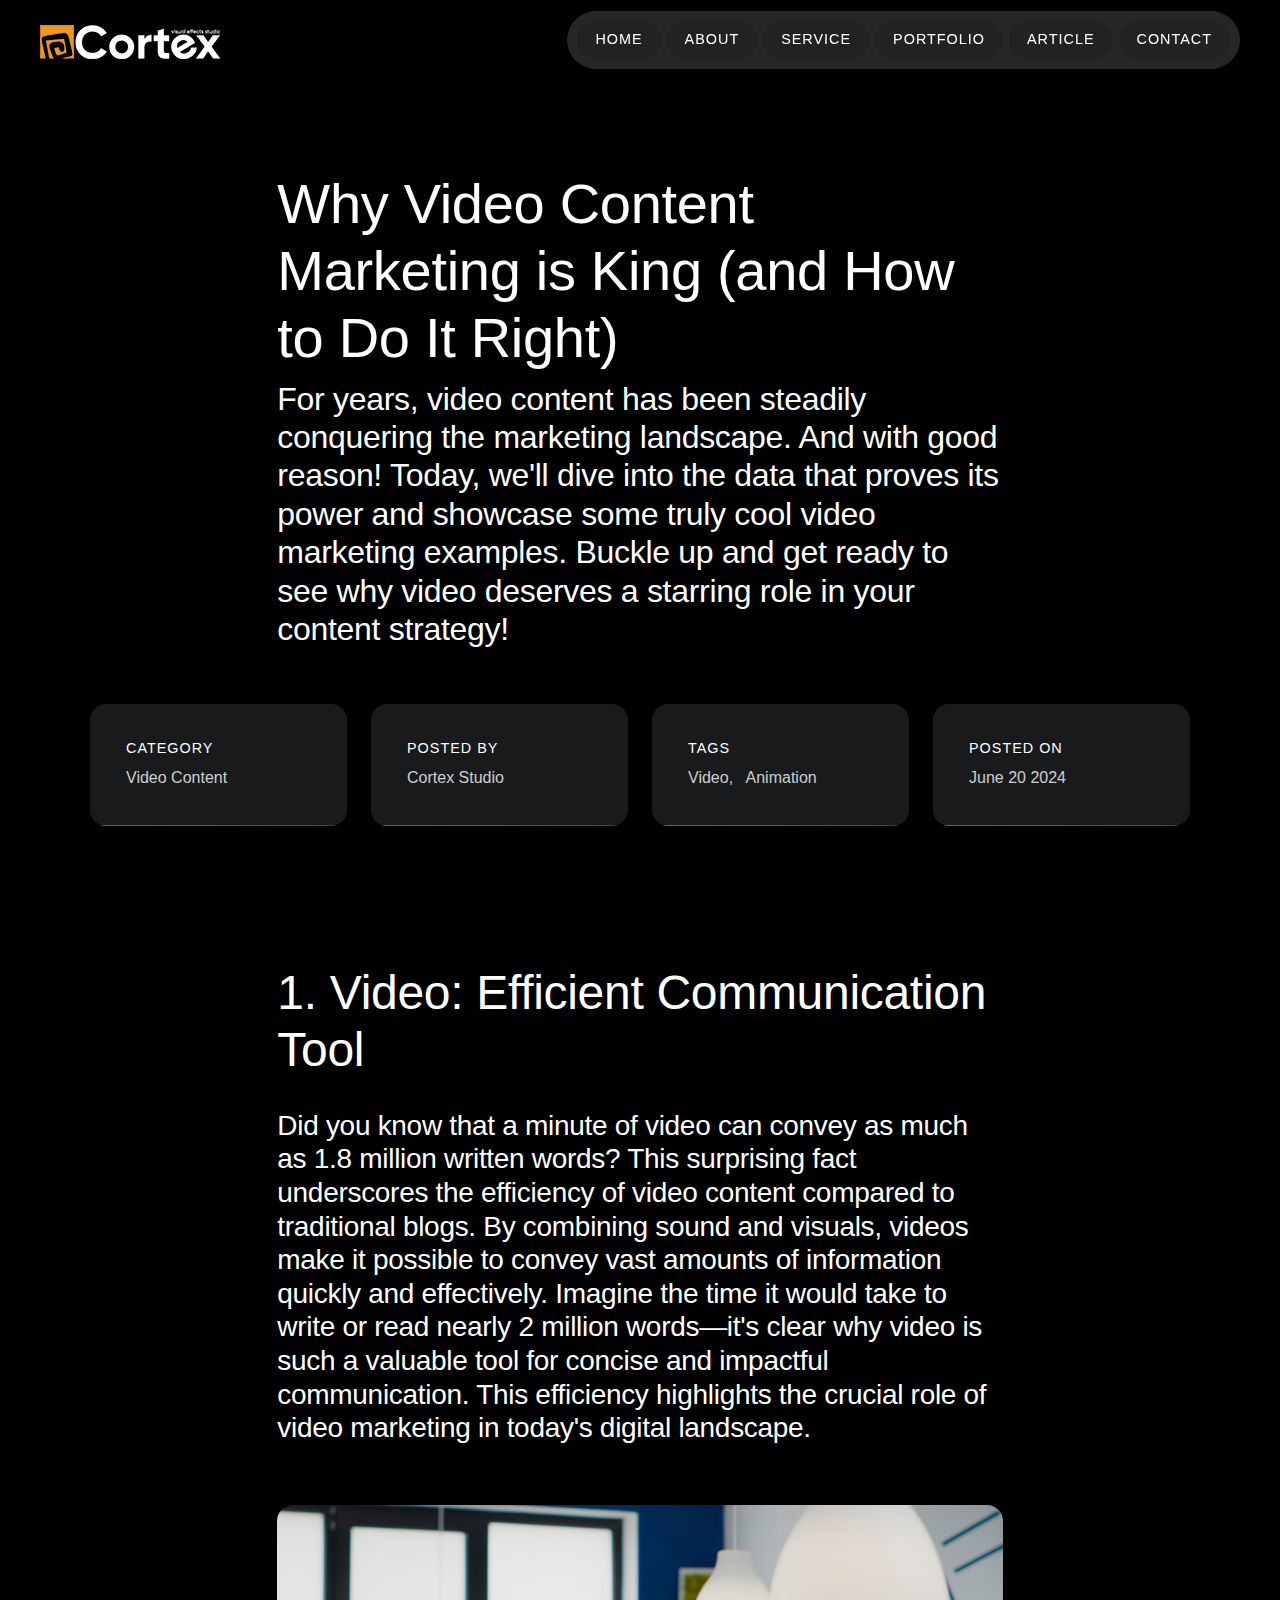
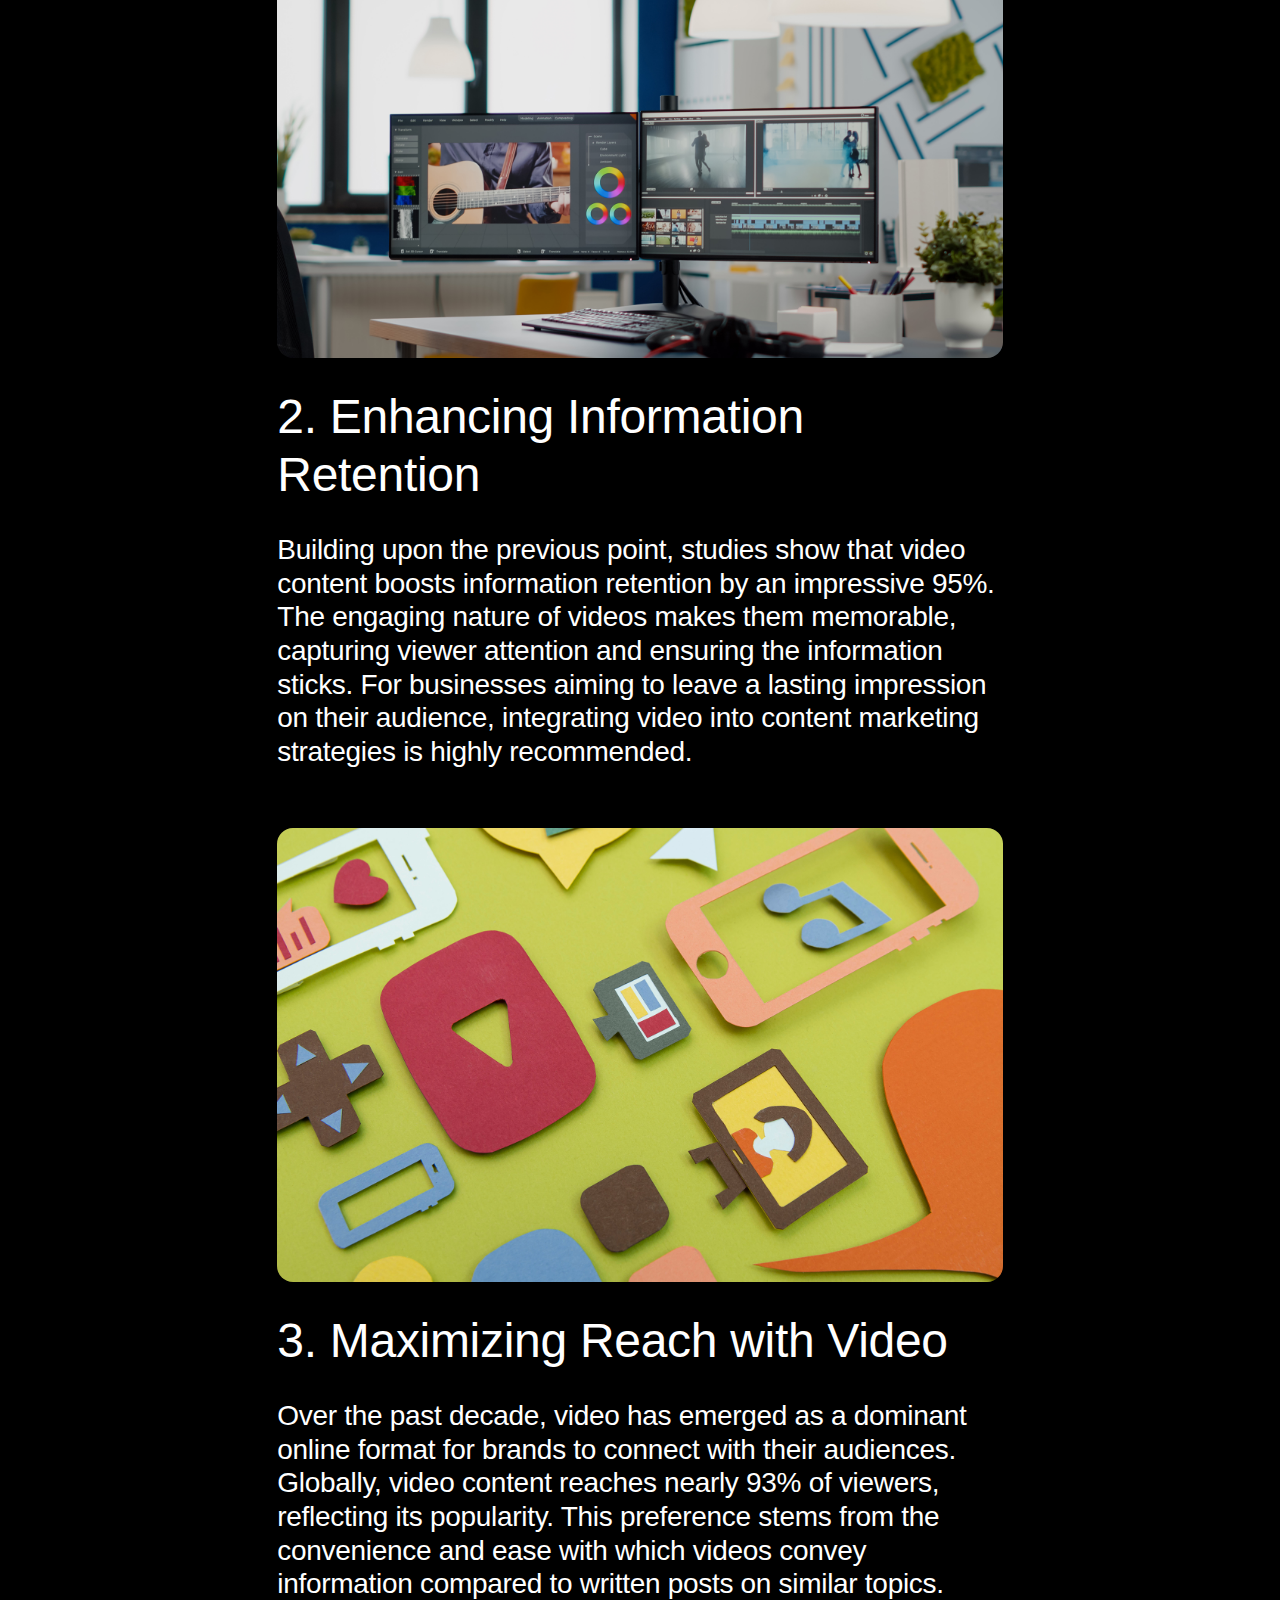
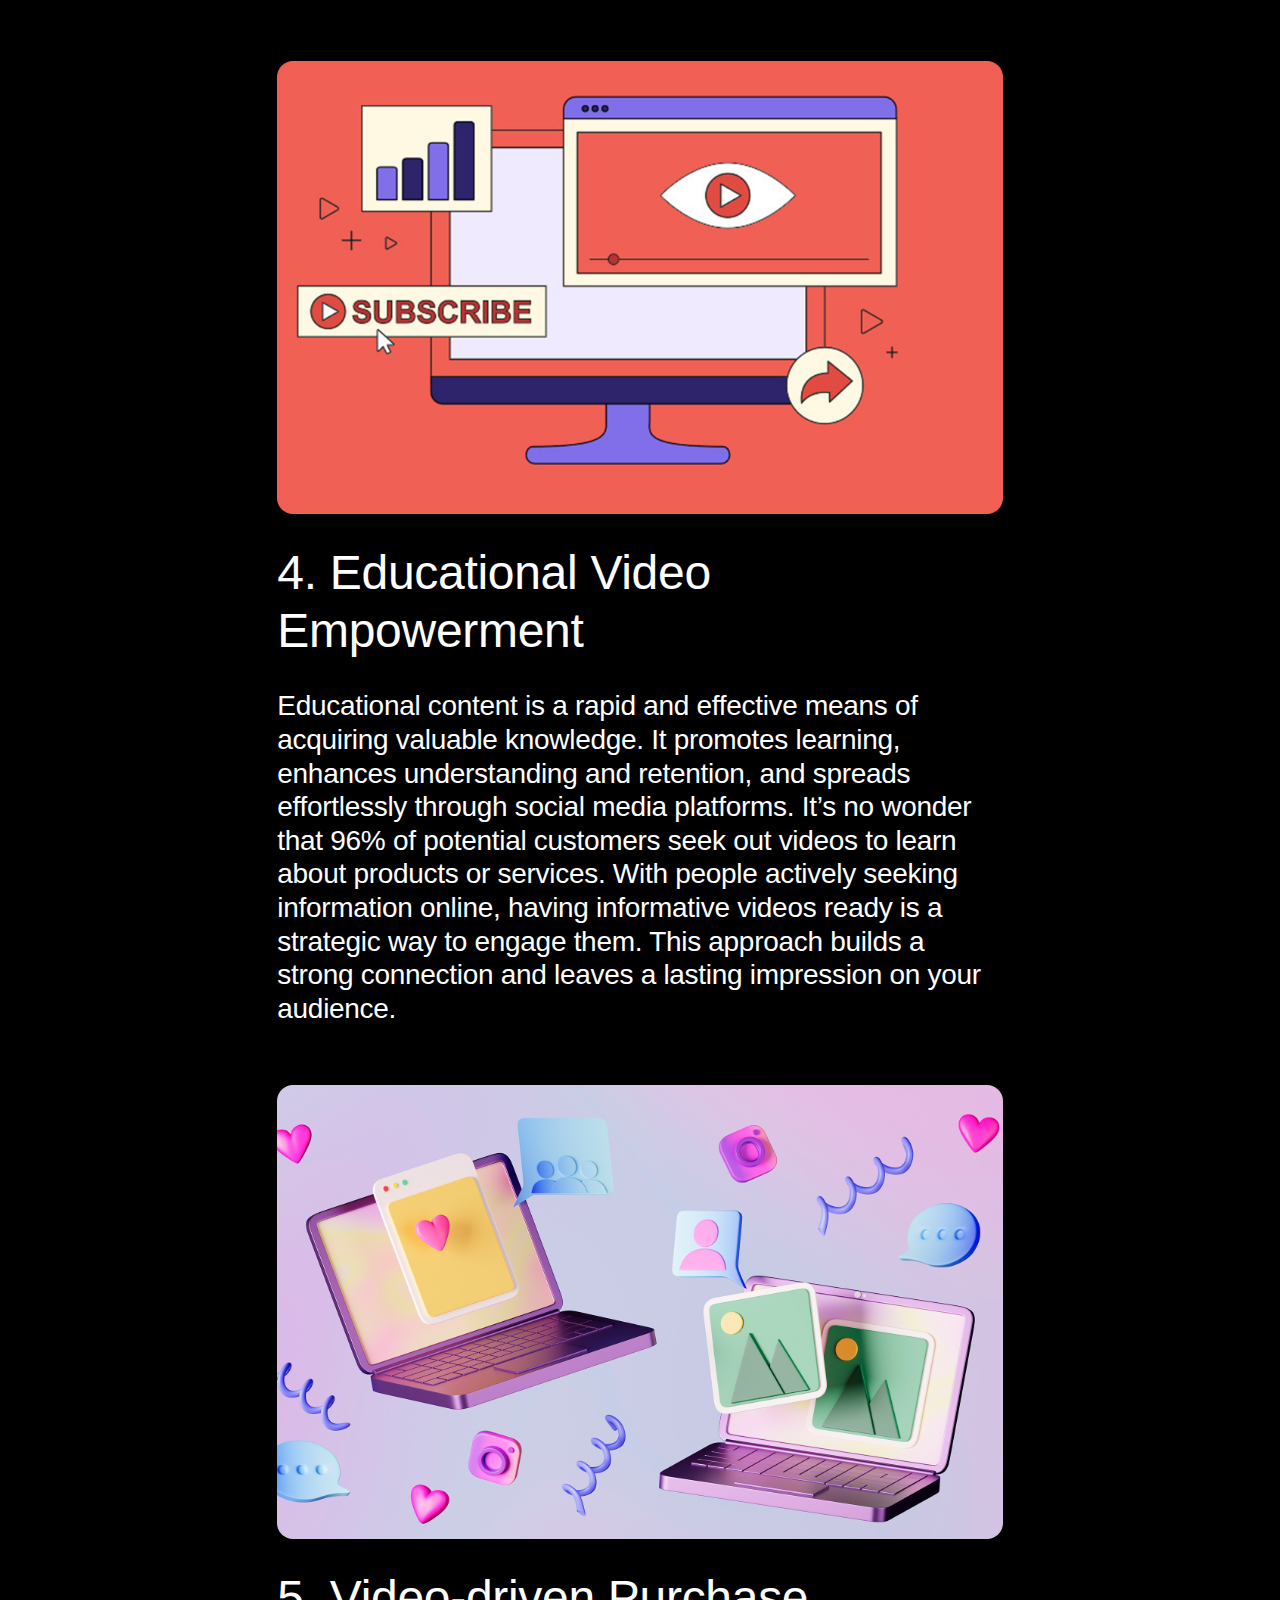
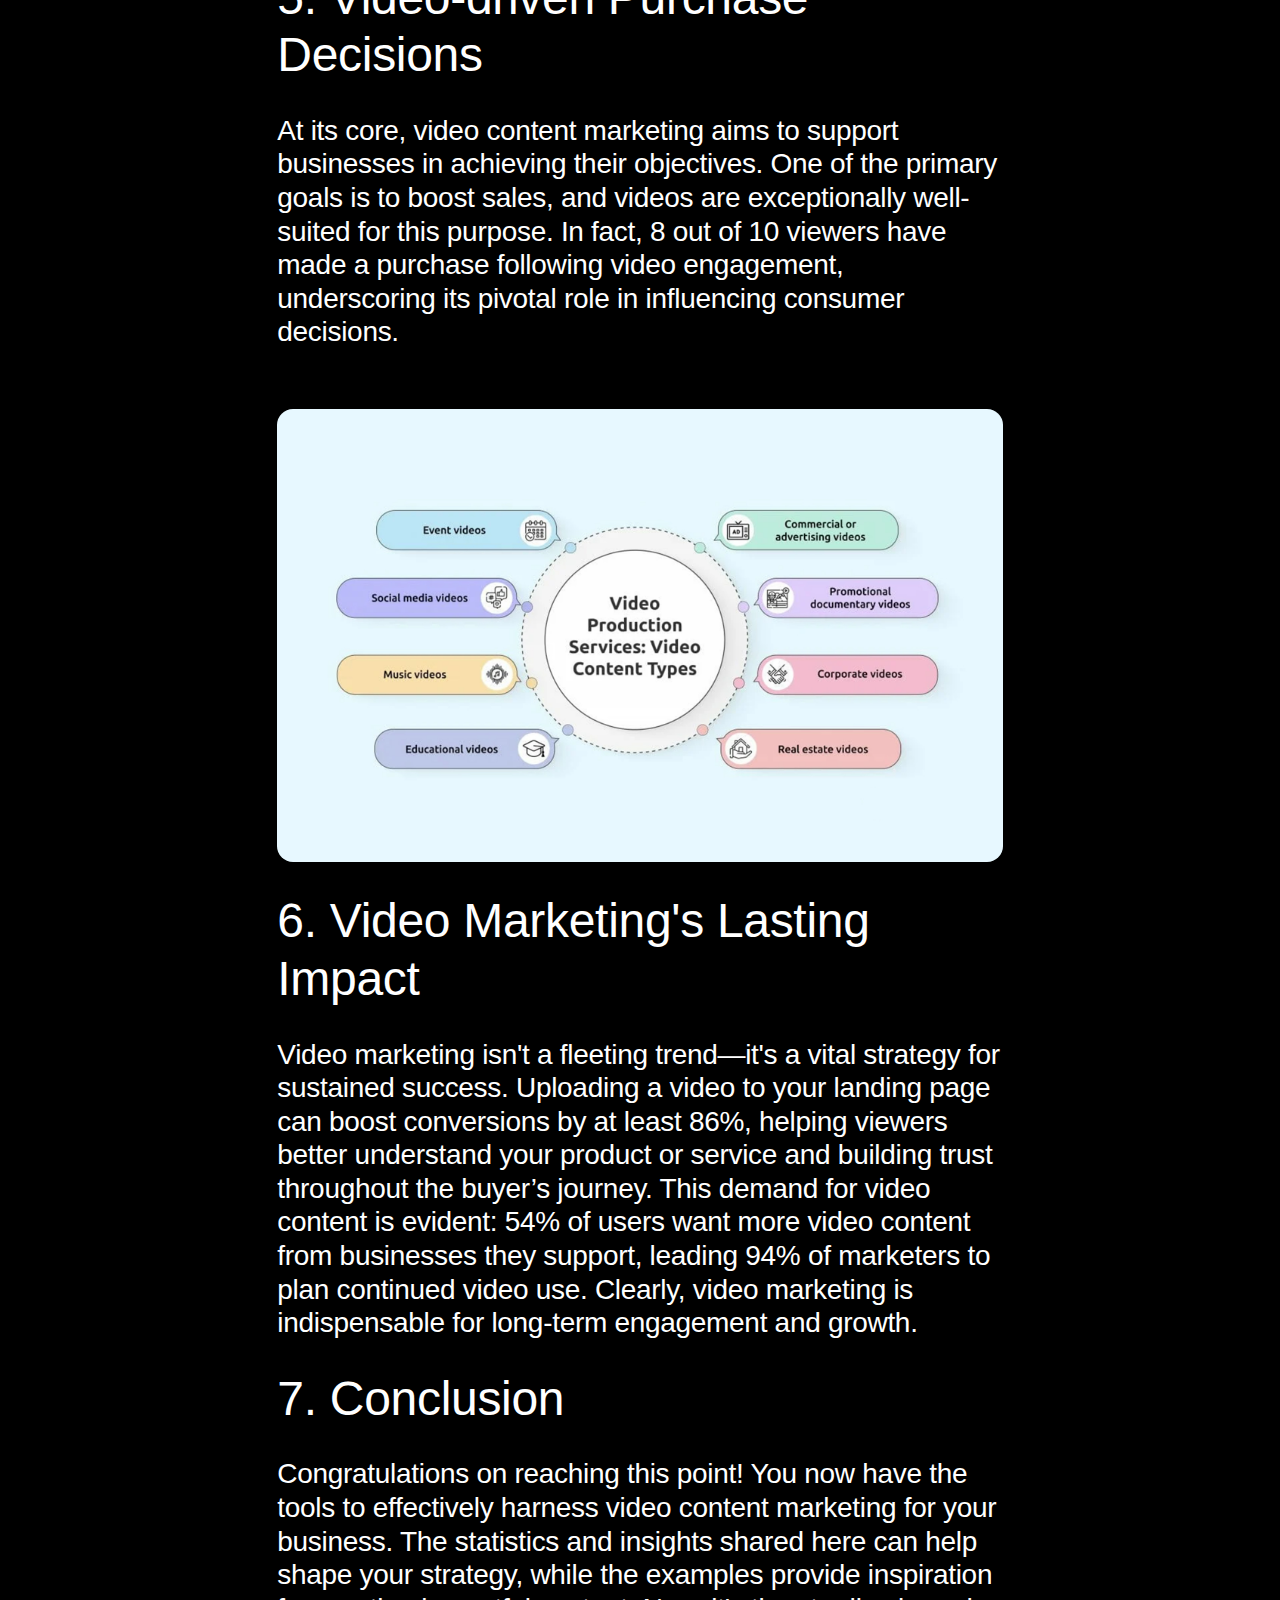
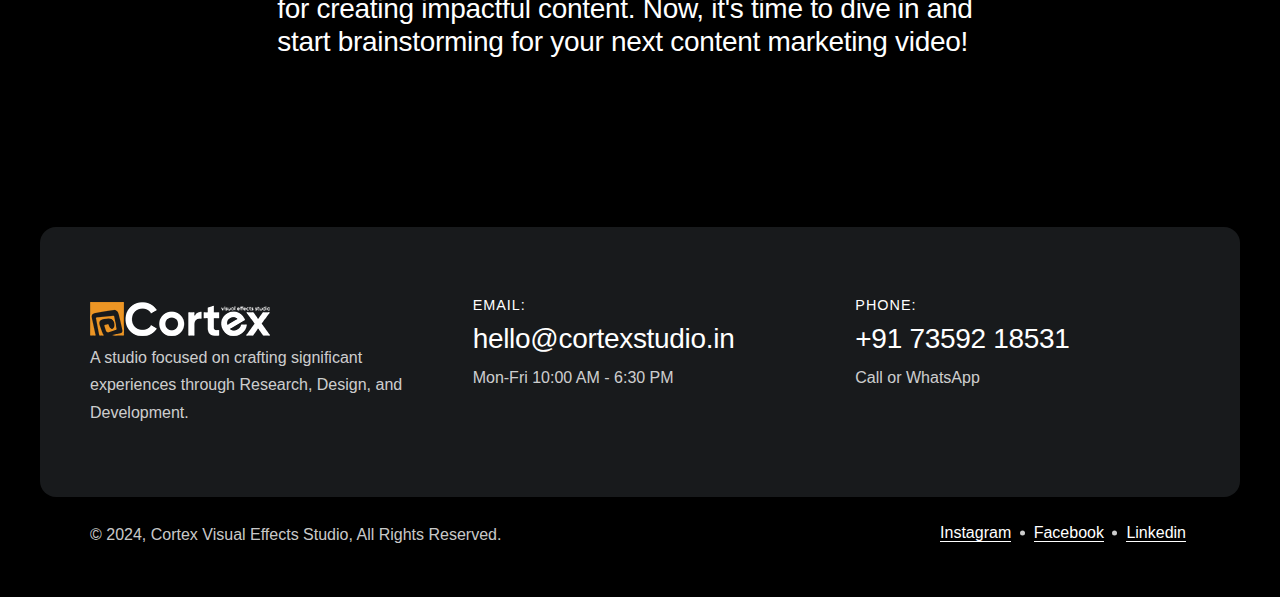
<file: blog-02.html>
<!doctype html>
<html lang="en">
	<head>
		<meta charset="utf-8">
		<meta name="viewport" content="width=device-width, initial-scale=1, shrink-to-fit=no">
		<meta name="description" content="Explore insightful articles on various topics in our blog. Stay informed and inspired!">
		<meta name="keywords" content="Creative Design, Graphic Design, Logo Design, Branding, Web Design, Ux Design, Ui Design, Visual Design, Print Design, Packaging Design, Creative Services, Design Agency, Video Animation, 2d Animation, 3d Animation, Motion Graphics, Explainer Videos, Animated Videos, Video Production, Visual Effects, Video Editing, Animation Studio, Seo Services, Search Engine Optimization, Digital Marketing, Online Marketing, Social Media Marketing, Content Marketing, Ppc Advertising, Pay-per-click, Email Marketing, Sem, Search Engine Marketing, Web Analytics, Cortex Creative Studio">
		<meta name="author" content="Cortex Creative Studio">
        <meta name="robots" content="index, follow">
		<title>Blogs - Cortex Studio</title>

		<!-- Open Graph / Site -->

		<link rel="canonical" href="https://cortexstudio.in">
		<meta property="og:title" content="Cortex - Creative Studio Gandhinagar">
		<meta property="og:description" content="Get in touch with Your Studio Name for top-notch creative design, video production, animation, SEO, and digital marketing services. Contact us today!">
		<meta property="og:url" content="https://cortexstudio.in">
		<meta property="og:type" content="website">
		<meta property="og:image" content="https://cortexstudio.in">
	
		<!-- Open Graph / Facebook -->
		<meta property="og:image" content="https://www.facebook.com/madebycortex/">
		<meta property="og:site_name" content="Cortex - Creative Studio Gandhinagar">
	
		
		<!-- Instagram (via Open Graph) -->
		<meta property="og:image" content="https://www.instagram.com/madebycortex/">
		<meta property="og:site_name" content="Cortex - Creative Studio Gandhinagar">
	
		<!-- LinkedIn (via Open Graph) -->
		<meta property="og:image" content="linkedin.com/company/studiocortex">
		<meta property="og:site_name" content="Cortex - Creative Studio Gandhinagar">

		
		<!-- Favicon -->
		<link href="../assets/images/favicon.png" rel="shortcut icon">
		<!-- CSS -->
		<link href="../assets/plugins/bootstrap/bootstrap.min.css" rel="stylesheet">
		<link href="../assets/plugins/magnific-popup/magnific-popup.min.css" rel="stylesheet">
		<link href="../assets/plugins/swiper/swiper-bundle.min.css" rel="stylesheet">
		<link href="../assets/plugins/scrollcue/scrollcue.css" rel="stylesheet">
		<link href="../assets/css/theme.css" rel="stylesheet">
		<!-- Fonts/Icons -->
		<link href="../assets/plugins/bootstrap-icons/bootstrap-icons.css" rel="stylesheet">
		<link href="../assets/plugins/fontawesome/css/all.css" rel="stylesheet">
	</head>
	<body data-preloader="true">

		<div class="header with-placeholder">
			<div class="container-fluid">
			  <!-- Logo -->
			  <div class="header-logo">
				<h2 class="uppercase letter-spacing-1">
					<a href="index.html"><img src="assets/images/Logo.png" alt="Cortex" /></a>
				</h2>
			  </div>
			  <!-- Menu -->
			  <div class="header-menu">
				<ul class="nav">
				  <li class="nav-item">
					<a href="index.html" class="nav-link">Home</a>
				  </li>
				  <li class="nav-item">
					<a href="aboutus.html" class="nav-link">About</a>
				  </li>
				  <li class="nav-item">
					<a href="services.html" class="nav-link">Service</a>
				  </li>
				  <li class="nav-item">
					<a href="portfolio.html" class="nav-link">Portfolio</a>
				  </li>
				  <li class="nav-item">
					<a href="blog.html" class="nav-link">Article</a>
				  </li>
				  <li class="nav-item">
					<a href="contact.html" class="nav-link">Contact</a>
				  </li>
				</ul>
				<!-- Mobile Menu Close button -->
				<button id="menu-close" class="button-circle button-circle-sm">
				  <i class="bi bi-x-lg"></i>
				</button>
			  </div>
			  <!-- Mobile Menu Toggle -->
			  <button class="menu-toggle">
				Menu
				<span></span>
			  </button>
			</div>
			<!-- end container-fluid -->
		  </div>
		<!-- end Header -->

		<!-- Project Description -->
		<div class="section">
            <div class="container">
                <div class="row">
                    <div class="col-12 col-lg-10 offset-lg-1 col-xl-8 offset-xl-2">
                        <h1 class="display-4 fw-normal">Why Video Content Marketing is King (and How to Do It Right)</h1>
						<h2>For years, video content has been steadily conquering the marketing landscape. And with good reason! Today, we'll dive into the data that proves its power and showcase some truly cool video marketing examples. Buckle up and get ready to see why video deserves a starring role in your content strategy!</h2>
					</div>
                </div><!-- end row -->
				<div class="row g-4 mt-4">
					<div class="col-12 col-lg-6 col-xl-3">
						<div class="fancy-box">
							<h6 class="sm-heading">Category</h6>
							<ul class="list-inline-dot">
								<li>Video Content</li>
								 
							</ul>
						</div>
					</div>
					<div class="col-12 col-lg-6 col-xl-3">
						<div class="fancy-box">
							<h6 class="sm-heading">Posted by</h6>
							<span>Cortex Studio</span>
						</div>
					</div>
					<div class="col-12 col-lg-6 col-xl-3">
						<div class="fancy-box">
							<h6 class="sm-heading">Tags</h6>
							<ul class="list-inline-lg">
                                <li>Video,</a></li>
                                <li>Animation</a></li>
                                
                            </ul>
						</div>
					</div>
					<div class="col-12 col-lg-6 col-xl-3">
						<div class="fancy-box">
							<h6 class="sm-heading">Posted on</h6>
							<span>June 20 2024</span>
						</div>
					</div>
				</div><!-- end row -->
            </div><!-- end container-->
        </div>
		<!-- end Project Description -->

		<!-- Media -->
		<div class="section pt-0">
			<div class="container">
				
				<div class="row mt-5">
					<div class="col-12 col-lg-10 offset-lg-1 col-xl-8 offset-xl-2">
						<h1 class="display-5 fw-normal" style="margin-bottom: 30px;">1. Video: Efficient Communication Tool
						</h1>
						<h3 style="margin-bottom: 30px;">
							Did you know that a minute of video can convey as much as 1.8 million written words? This surprising fact underscores the efficiency of video content compared to traditional blogs. By combining sound and visuals, videos make it possible to convey vast amounts of information quickly and effectively.

Imagine the time it would take to write or read nearly 2 million words—it's clear why video is such a valuable tool for concise and impactful communication. This efficiency highlights the crucial role of video marketing in today's digital landscape.



</h3>
							
							 <img  src="../assets/images/blog02-img-01.jpg" alt="" style="border:30px; border-radius: 1em; margin-top: 30px; margin-bottom: 30px;">
							 

							<h1 class="display-5 fw-normal" style="margin-bottom: 30px;">2. Enhancing Information Retention




							</h1>
							<h3 style="margin-bottom: 30px;">
								Building upon the previous point, studies show that video content boosts information retention by an impressive 95%. The engaging nature of videos makes them memorable, capturing viewer attention and ensuring the information sticks. For businesses aiming to leave a lasting impression on their audience, integrating video into content marketing strategies is highly recommended.</h3>
								

								<img  src="../assets/images/blog02-img-02.jpg" alt="" style="border:30px; border-radius: 1em; margin-top: 30px; margin-bottom: 30px;">
								


								<h1 class="display-5 fw-normal" style="margin-bottom: 30px;">3. Maximizing Reach with Video
								<h3 style="margin-bottom: 30px;">
									Over the past decade, video has emerged as a dominant online format for brands to connect with their audiences. Globally, video content reaches nearly 93% of viewers, reflecting its popularity. This preference stems from the convenience and ease with which videos convey information compared to written posts on similar topics.</h3>
									

									<img  src="../assets/images/blog02-img-03.jpg" alt="" style="border:30px; border-radius: 1em; margin-top: 30px; margin-bottom: 30px;">
		
									<h1 class="display-5 fw-normal" style="margin-bottom: 30px;">4. Educational Video Empowerment
		
									</h1>
									<h3 style="margin-bottom: 30px;">
										Educational content is a rapid and effective means of acquiring valuable knowledge. It promotes learning, enhances understanding and retention, and spreads effortlessly through social media platforms. It’s no wonder that 96% of potential customers seek out videos to learn about products or services.

                                        With people actively seeking information online, having informative videos ready is a strategic way to engage them. This approach builds a strong connection and leaves a lasting impression on your audience.</h3>
										
										<img  src="../assets/images/blog02-img-04.jpg" alt="" style="border:30px; border-radius: 1em; margin-top: 30px; margin-bottom: 30px;">


										<h1 class="display-5 fw-normal" style="margin-bottom: 30px;">5. Video-driven Purchase Decisions




										</h1>
										<h3 style="margin-bottom: 30px;">
											At its core, video content marketing aims to support businesses in achieving their objectives. One of the primary goals is to boost sales, and videos are exceptionally well-suited for this purpose.

                                            In fact, 8 out of 10 viewers have made a purchase following video engagement, underscoring its pivotal role in influencing consumer decisions.</h3>
											
											<img  src="../assets/images/blog02-img-05.jpg" alt="" style="border:30px; border-radius: 1em; margin-top: 30px; margin-bottom: 30px;">
				
											<h1 class="display-5 fw-normal" style="margin-bottom: 30px;">6. Video Marketing's Lasting Impact
				
											</h1>
											<h3 style="margin-bottom: 30px;">
												Video marketing isn't a fleeting trend—it's a vital strategy for sustained success. Uploading a video to your landing page can boost conversions by at least 86%, helping viewers better understand your product or service and building trust throughout the buyer’s journey. This demand for video content is evident: 54% of users want more video content from businesses they support, leading 94% of marketers to plan continued video use. Clearly, video marketing is indispensable for long-term engagement and growth.</h3>

												
												<h1 class="display-5 fw-normal" style="margin-bottom: 30px;">7. Conclusion
													
												</h1>
												<h3 style="margin-bottom: 30px;">
													Congratulations on reaching this point! You now have the tools to effectively harness video content marketing for your business. The statistics and insights shared here can help shape your strategy, while the examples provide inspiration for creating impactful content.

Now, it's time to dive in and start brainstorming for your next content marketing video!

						
						
						
						</h3>
												
												
							
						
					</div>
					
				</div><!-- end row -->
				<!-- <div class="row g-4 mt-4 justify-content-center ">
					<div class="col-12 col-lg-6" >
						<div class="lightbox-image">
							<img  src="../assets/images/background01.jpg" alt="">
							
						</div>
					</div> -->
					
				</div><!-- end row -->
				<div class="row mt-5">
					<div class="col-12 col-lg-10 offset-lg-1 col-xl-8 offset-xl-2">
						
						
					</div>
			</div><!-- end container-->
		</div>
		<!-- end Media-->

		<!-- Footer -->
		<footer>
			<div class="section-box">
			  <div class="section-sm bg-lighter border-radius-1">
				<div class="container">
				  <div class="row g-4 g-lg-5">
					<div class="col-12 col-lg-4">
					  <h2 class="uppercase letter-spacing-1">
						<img src="assets/images/Logo.png" alt="Cortex" />
					  </h2>
	  
					  <p>
						A studio focused on crafting significant experiences through
						Research, Design, and Development.
					  </p>
					</div>
					<div class="col-12 col-md-6 col-lg-4">
					  <h6 class="sm-heading">Email:</h6>
					  <h3>hello@cortexstudio.in</h3>
					  <p>Mon-Fri 10:00 AM - 6:30 PM</p>
					</div>
					<div class="col-12 col-md-6 col-lg-4">
					  <h6 class="sm-heading">Phone:</h6>
					  <h3>+91 73592 18531</h3>
					  <p>Call or WhatsApp</p>
					</div>
				  </div>
				  <!-- end row -->
				</div>
				<!-- end container -->
			  </div>
			</div>
			<div class="py-4 pb-lg-5">
			  <div class="container">
				<div class="row g-2">
				  <div class="col-12 col-md-6 text-center text-md-start">
					<p>
					  &copy; 2024, Cortex Visual Effects Studio, All Rights Reserved.
					</p>
				  </div>
				  <div class="col-12 col-md-6 text-center text-md-end">
					<ul class="list-inline-dot">
					  <li>
						<a
						  class="link-hover"
						  href="https://www.instagram.com/madebycortex/"
						>
						  Instagram</a
						>
					  </li>
					  <li>
						<a
						  class="link-hover"
						  href="https://www.facebook.com/madebycortex/"
						  >Facebook</a
						>
					  </li>
					  <li>
						<a class="link-hover" href="linkedin.com/company/studiocortex"
						  >Linkedin</a
						>
					  </li>
					</ul>
				  </div>
				</div>
				<!-- end row -->
			  </div>
			  <!-- end container -->
			</div>
		  </footer>
		<!-- end Footer -->

		<!-- Scroll To Top -->
		<div class="scrolltotop">
			<a class="button-circle" href="#">
				<i class="bi bi-arrow-up"></i>
			</a>
		</div>
		<!-- end Scroll To Top -->

		

		<!-- JavaScripts -->
		<script src="../assets/plugins/jquery.min.js"></script>
		<script src="../assets/plugins/plugins.js"></script>
		<script src="../assets/js/functions.js"></script>


		
	</body>
</html>
</file>
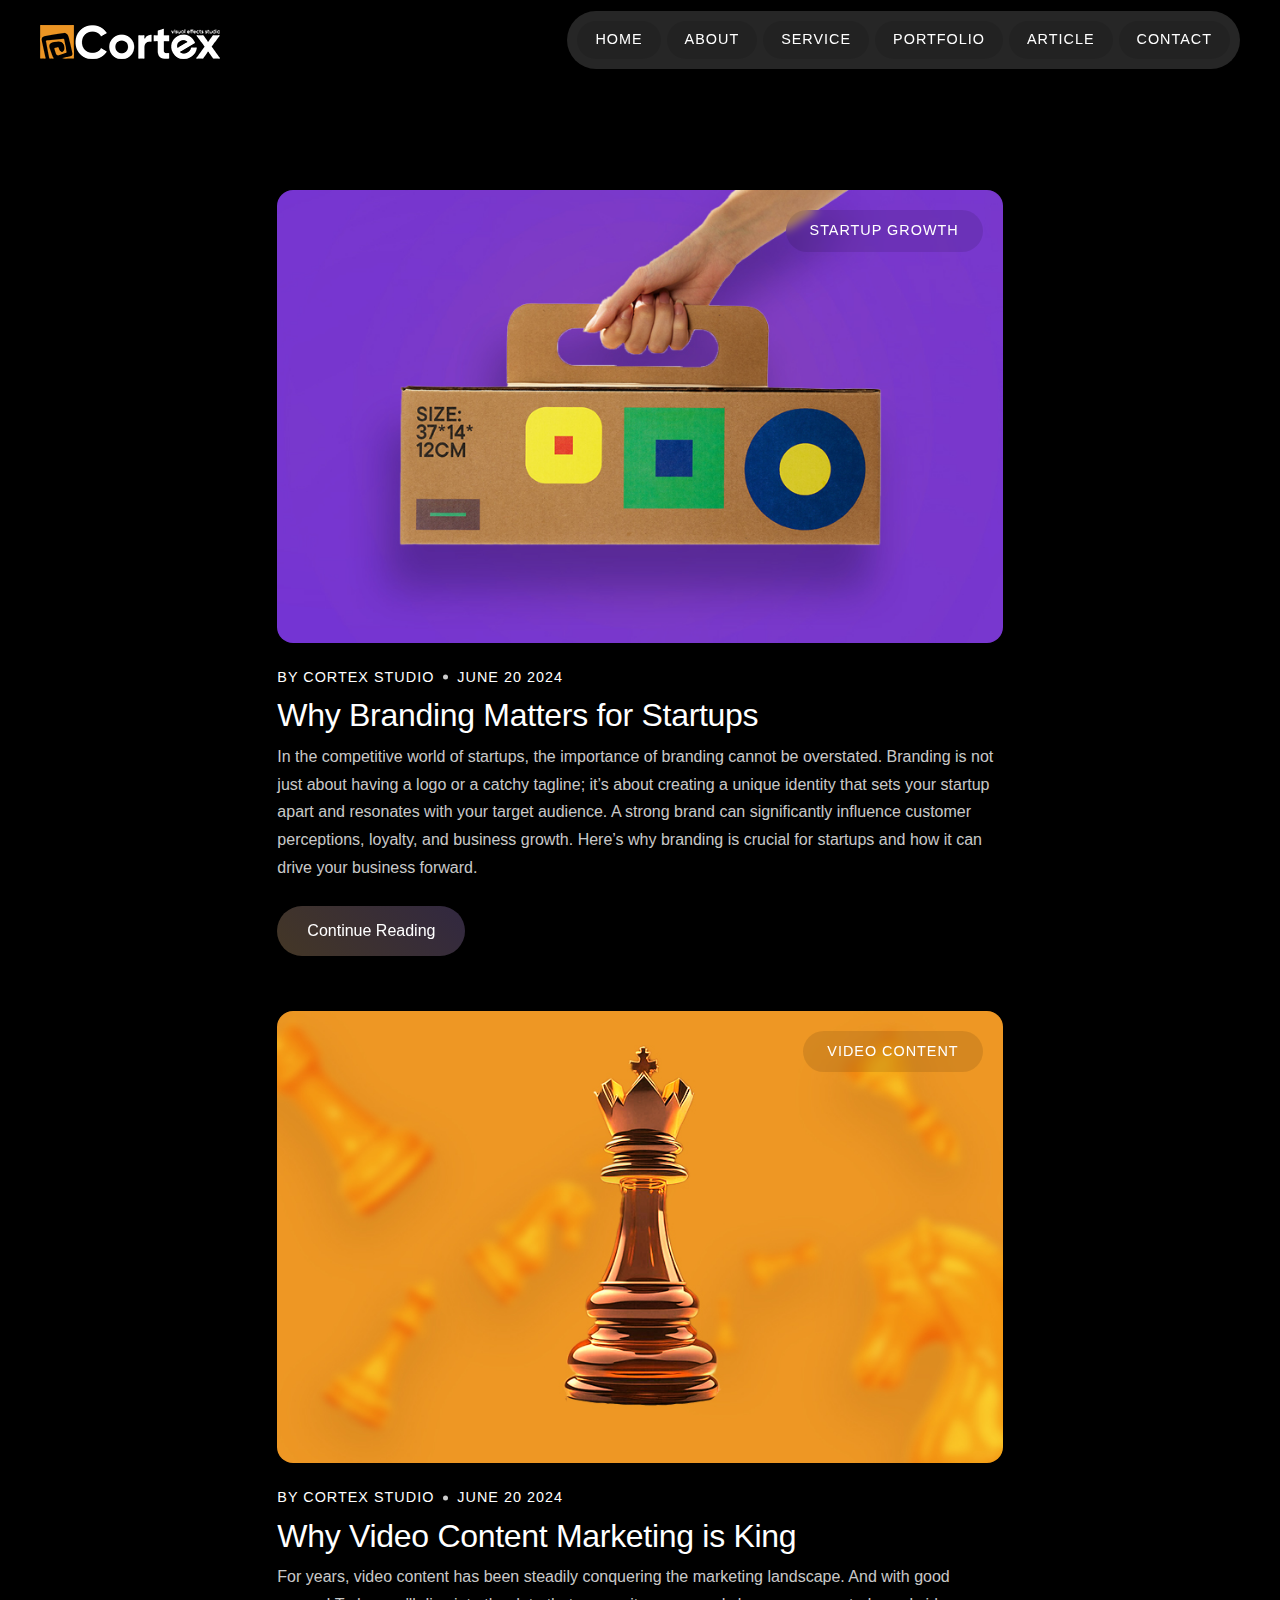
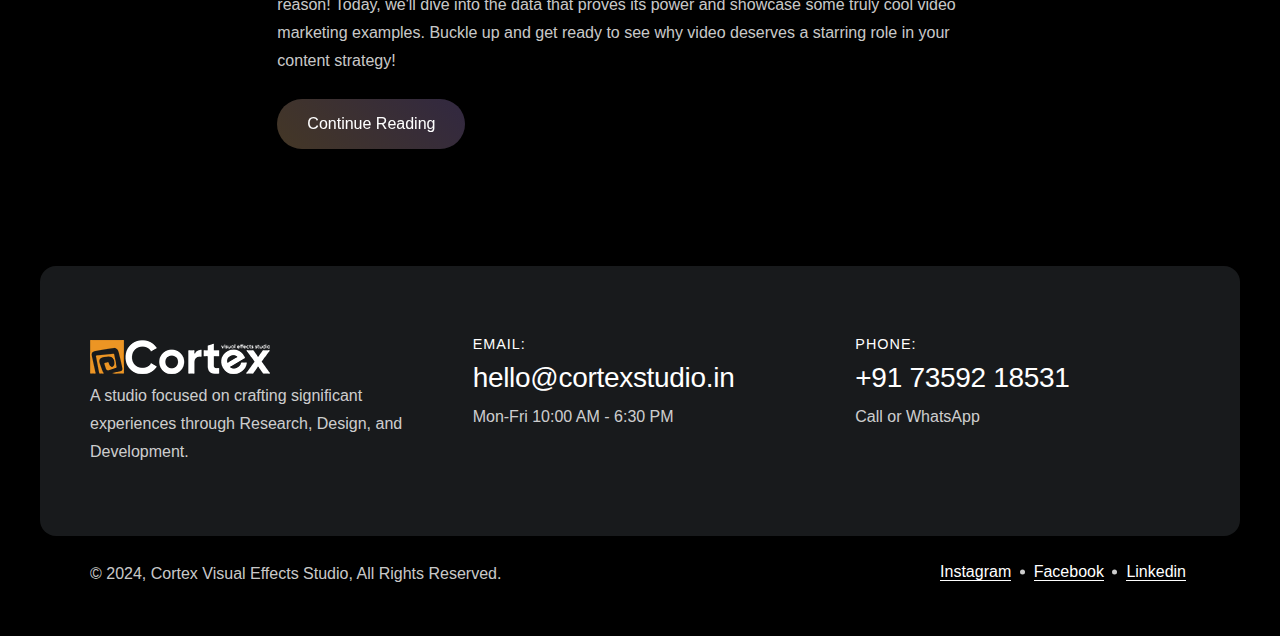
<file: blog.html>
<!DOCTYPE html>
<html lang="en">
  <head>
    <meta charset="utf-8" />
    <meta
      name="viewport"
      content="width=device-width, initial-scale=1, shrink-to-fit=no"
    />
    <meta name="description" content="Cortex is the leading creative studio in Gandhinagar, offering innovative design and marketing solutions to elevate your brand.">
    <meta name="keywords" content="Creative Design, Graphic Design, Logo Design, Branding, Web Design, Ux Design, Ui Design, Visual Design, Print Design, Packaging Design, Creative Services, Design Agency, Video Animation, 2d Animation, 3d Animation, Motion Graphics, Explainer Videos, Animated Videos, Video Production, Visual Effects, Video Editing, Animation Studio, Seo Services, Search Engine Optimization, Digital Marketing, Online Marketing, Social Media Marketing, Content Marketing, Ppc Advertising, Pay-per-click, Email Marketing, Sem, Search Engine Marketing, Web Analytics, Cortex Creative Studio">
    <meta name="author" content="Cortex Creative Studio">
    <meta name="robots" content="index, follow">

    <title>Blogs - Cortex Studio</title>

     <!-- Open Graph / Site -->

    <link rel="canonical" href="https://cortexstudio.in">
    <meta property="og:title" content="Cortex - Creative Studio Gandhinagar">
    <meta property="og:description" content="Cortex is the leading creative studio in Gandhinagar, offering innovative design and marketing solutions to elevate your brand.">
    <meta property="og:url" content="https://cortexstudio.in">
    <meta property="og:type" content="website">
    <meta property="og:image" content="https://cortexstudio.in">

    <!-- Open Graph / Facebook -->
    <meta property="og:image" content="https://www.facebook.com/madebycortex/">
    <meta property="og:site_name" content="Cortex - Creative Studio Gandhinagar">

    
    <!-- Instagram (via Open Graph) -->
    <meta property="og:image" content="https://www.instagram.com/madebycortex/">
    <meta property="og:site_name" content="Cortex - Creative Studio Gandhinagar">

    <!-- LinkedIn (via Open Graph) -->
    <meta property="og:image" content="linkedin.com/company/studiocortex">
    <meta property="og:site_name" content="Cortex - Creative Studio Gandhinagar">


    <!-- Favicon -->
    <link href="assets/images/favicon.png" rel="shortcut icon" />
    <!-- CSS -->
    <link href="assets/plugins/bootstrap/bootstrap.min.css" rel="stylesheet" />
    <link
      href="assets/plugins/magnific-popup/magnific-popup.min.css"
      rel="stylesheet"
    />
    <link href="assets/plugins/swiper/swiper-bundle.min.css" rel="stylesheet" />
    <link href="assets/plugins/scrollcue/scrollcue.css" rel="stylesheet" />
    <link href="assets/css/theme.css" rel="stylesheet" />
    <!-- Fonts/Icons -->
    <link
      href="assets/plugins/bootstrap-icons/bootstrap-icons.css"
      rel="stylesheet"
    />
    <link href="assets/plugins/fontawesome/css/all.css" rel="stylesheet" />
  </head>
  <body class="theme-dark" data-preloader="true">
    <!-- Header -->
    <div class="header with-placeholder">
      <div class="container-fluid">
        <!-- Logo -->
        <div class="header-logo">
          <h2 class="uppercase letter-spacing-1">
            <a href="index.html"><img src="assets/images/Logo.png" alt="Cortex-Studio" /></a>
          </h2>
        </div>
        <!-- Menu -->
        <div class="header-menu">
          <ul class="nav">
            <li class="nav-item">
              <a href="index.html" class="nav-link">Home</a>
            </li>
            <li class="nav-item">
              <a href="aboutus.html" class="nav-link">About</a>
            </li>
            <li class="nav-item">
              <a href="services.html" class="nav-link">Service</a>
            </li>
            <li class="nav-item">
              <a href="portfolio.html" class="nav-link">Portfolio</a>
            </li>
            <li class="nav-item">
              <a href="blog.html" class="nav-link">Article</a>
            </li>
            <li class="nav-item">
              <a href="contact.html" class="nav-link">Contact</a>
            </li>
          </ul>
          <!-- Mobile Menu Close button -->
          <button id="menu-close" class="button-circle button-circle-sm">
            <i class="bi bi-x-lg"></i>
          </button>
        </div>
        <!-- Mobile Menu Toggle -->
        <button class="menu-toggle">
          Menu
          <span></span>
        </button>
      </div>
      <!-- end container-fluid -->
    </div>
    <!-- end Header -->

    <!-- Blog Posts -->
    <div class="section-lg">
      <div class="container">
        <div class="row">
          <div class="col-12 col-md-10 offset-md-1 col-lg-8 offset-lg-2">
            <div class="row g-5">
              <!-- Blog Post 1 -->
              <div class="col-12">
                <div class="blog-post-box">
                  <div class="blog-img">
                    <a class="blog-img-link" href="blog-01.html">
                      <img src="../assets/images/blog-Cover01.jpg" alt="Blog-Cover" />
                    </a>
                    <div class="blog-category">
                      <a
                        class="button button-sm button-style-2 button-font-2"
                        href="blog-01.html"
                        >Startup Growth</a
                      >
                    </div>
                  </div>
                  <div class="pt-4">
                    <ul class="list-inline-dot sm-heading mb-2">
                      <li>by Cortex Studio</a></li>
                      <li>June 20 2024</a></li>
                    </ul>
                    <h2>
                      Why Branding Matters for Startups </a>
                    </h2>
                    <p>
                      In the competitive world of startups, the importance of branding cannot be overstated. Branding is not just about having a logo or a catchy tagline; it’s about creating a unique identity that sets your startup apart and resonates with your target audience. A strong brand can significantly influence customer perceptions, loyalty, and business growth. Here’s why branding is crucial for startups and how it can drive your business forward.
                    </p>
                    <a class="button mt-4" href="blog-01.html">Continue Reading</a>
                  </div>
                </div>
              </div>


               <!-- Blog Post 2 -->
               <div class="col-12">
                <div class="blog-post-box">
                  <div class="blog-img">
                    <a class="blog-img-link" href="blog-02.html">
                      <img src="../assets/images/blog-Cover02.jpg" alt="Blog-Cover" />
                    </a>
                    <div class="blog-category">
                      <a
                        class="button button-sm button-style-2 button-font-2"
                        href="blog-02.html"
                        >Video Content</a
                      >
                    </div>
                  </div>
                  <div class="pt-4">
                    <ul class="list-inline-dot sm-heading mb-2">
                      <li>by Cortex Studio</a></li>
                      <li>June 20 2024</a></li>
                    </ul>
                    <h2>
                      Why Video Content Marketing is King</a>
                    </h2>
                    <p>
                      For years, video content has been steadily conquering the marketing landscape. And with good reason! Today, we'll dive into the data that proves its power and showcase some truly cool video marketing examples. Buckle up and get ready to see why video deserves a starring role in your content strategy!
                    </p>
                    <a class="button mt-4" href="blog-02.html">Continue Reading</a>
                  </div>
                </div>
              </div>
             
             
            </div>
            <!-- end row(inner) -->
          </div>
        </div>
        <!-- end row -->
      </div>
      <!-- end container -->
    </div>
    <!-- end Blog Posts -->

    <!-- Footer -->
    <footer>
      <div class="section-box">
        <div class="section-sm bg-lighter border-radius-1">
          <div class="container">
            <div class="row g-4 g-lg-5">
              <div class="col-12 col-lg-4">
                <h2 class="uppercase letter-spacing-1">
                  <img src="assets/images/Logo.png" alt="Cortex-Studio" />
                </h2>

                <p>
                  A studio focused on crafting significant experiences through
                  Research, Design, and Development.
                </p>
              </div>
              <div class="col-12 col-md-6 col-lg-4">
                <h6 class="sm-heading">Email:</h6>
                <h3>hello@cortexstudio.in</h3>
                <p>Mon-Fri 10:00 AM - 6:30 PM</p>
              </div>
              <div class="col-12 col-md-6 col-lg-4">
                <h6 class="sm-heading">Phone:</h6>
                <h3>+91 73592 18531</h3>
                <p>Call or WhatsApp</p>
              </div>
            </div>
            <!-- end row -->
          </div>
          <!-- end container -->
        </div>
      </div>
      <div class="py-4 pb-lg-5">
        <div class="container">
          <div class="row g-2">
            <div class="col-12 col-md-6 text-center text-md-start">
              <p>
                &copy; 2024, Cortex Visual Effects Studio, All Rights Reserved.
              </p>
            </div>
            <div class="col-12 col-md-6 text-center text-md-end">
              <ul class="list-inline-dot">
                <li>
                  <a
                    class="link-hover"
                    href="https://www.instagram.com/madebycortex/"
                  >
                    Instagram</a
                  >
                </li>
                <li>
                  <a
                    class="link-hover"
                    href="https://www.facebook.com/madebycortex/"
                    >Facebook</a
                  >
                </li>
                <li>
                  <a class="link-hover" href="linkedin.com/company/studiocortex"
                    >Linkedin</a
                  >
                </li>
              </ul>
            </div>
          </div>
          <!-- end row -->
        </div>
        <!-- end container -->
      </div>
    </footer>
    <!-- end Footer -->

    <!-- Scroll To Top -->
    <div class="scrolltotop">
      <a class="button-circle" href="#">
        <i class="bi bi-arrow-up"></i>
      </a>
    </div>
    <!-- end Scroll To Top -->

    <!-- JavaScripts -->
    <script src="../assets/plugins/jquery.min.js"></script>
    <script src="../assets/plugins/plugins.js"></script>
    <script src="../assets/js/functions.js"></script>
  </body>
</html>
</file>
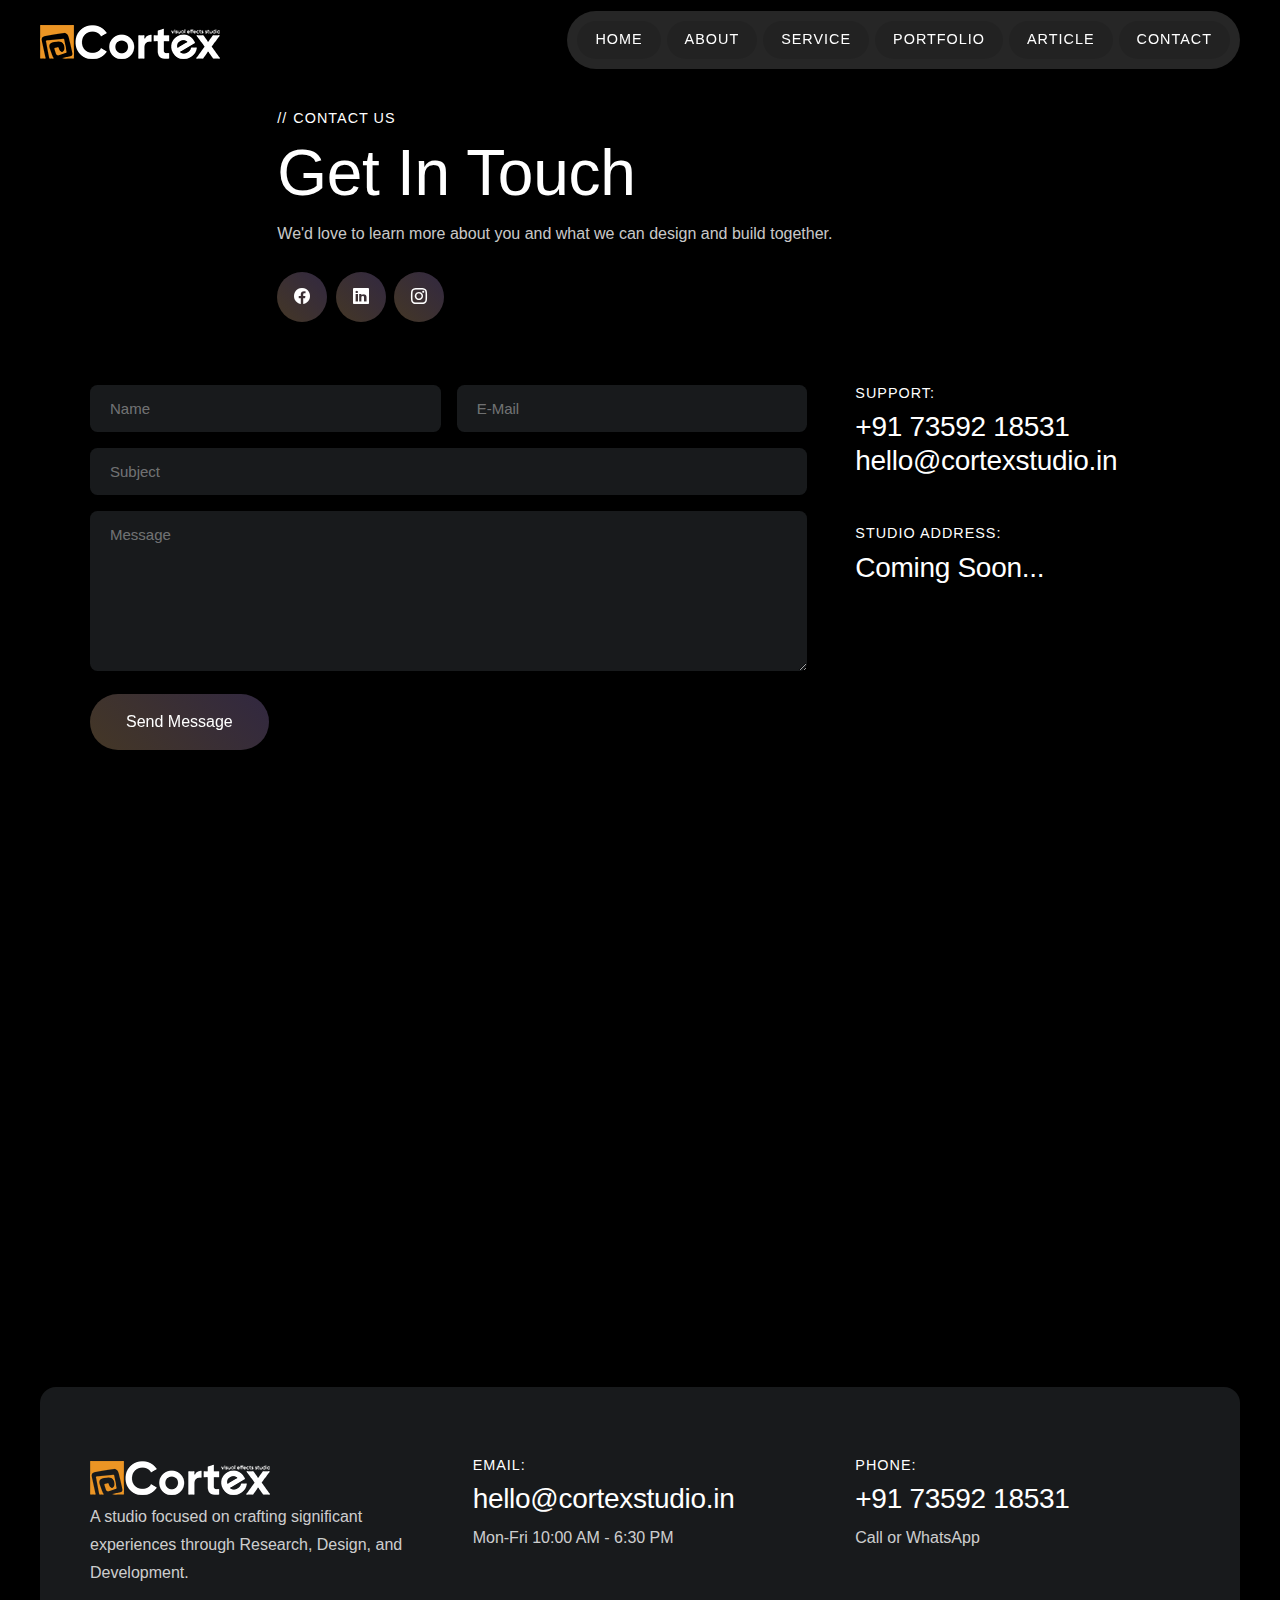
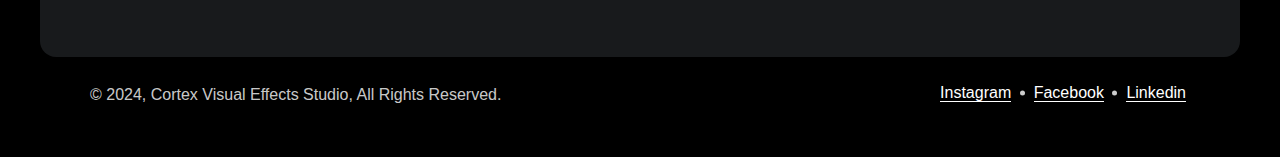
<file: contact.html>
<!DOCTYPE html>
<html lang="en">
  <head>
    <meta charset="utf-8" />
    <meta
      name="viewport"
      content="width=device-width, initial-scale=1, shrink-to-fit=no"
    />
    <meta
      name="description"
      content="Get in touch with Your Studio Name for top-notch creative design, video production, animation, SEO, and digital marketing services. Contact us today!"
    />
    <meta
      name="keywords"
      content="Creative Design, Graphic Design, Logo Design, Branding, Web Design, Ux Design, Ui Design, Visual Design, Print Design, Packaging Design, Creative Services, Design Agency, Video Animation, 2d Animation, 3d Animation, Motion Graphics, Explainer Videos, Animated Videos, Video Production, Visual Effects, Video Editing, Animation Studio, Seo Services, Search Engine Optimization, Digital Marketing, Online Marketing, Social Media Marketing, Content Marketing, Ppc Advertising, Pay-per-click, Email Marketing, Sem, Search Engine Marketing, Web Analytics, Cortex Creative Studio"
    />
    <meta name="author" content="Cortex Creative Studio" />
    <meta name="robots" content="index, follow" />

    <title>Contact Us- Cortex Studio</title>

    <!-- Open Graph / Site -->

    <link rel="canonical" href="https://cortexstudio.in" />
    <meta property="og:title" content="Cortex - Creative Studio Gandhinagar" />
    <meta
      property="og:description"
      content="Get in touch with Your Studio Name for top-notch creative design, video production, animation, SEO, and digital marketing services. Contact us today!"
    />
    <meta property="og:url" content="https://cortexstudio.in" />
    <meta property="og:type" content="website" />
    <meta property="og:image" content="https://cortexstudio.in" />

    <!-- Open Graph / Facebook -->
    <meta
      property="og:image"
      content="https://www.facebook.com/madebycortex/"
    />
    <meta
      property="og:site_name"
      content="Cortex - Creative Studio Gandhinagar"
    />

    <!-- Instagram (via Open Graph) -->
    <meta
      property="og:image"
      content="https://www.instagram.com/madebycortex/"
    />
    <meta
      property="og:site_name"
      content="Cortex - Creative Studio Gandhinagar"
    />

    <!-- LinkedIn (via Open Graph) -->
    <meta property="og:image" content="linkedin.com/company/studiocortex" />
    <meta
      property="og:site_name"
      content="Cortex - Creative Studio Gandhinagar"
    />

    <!-- Favicon -->
    <link href="assets/images/favicon.png" rel="shortcut icon" />
    <!-- CSS -->
    <link href="assets/plugins/bootstrap/bootstrap.min.css" rel="stylesheet" />
    <link
      href="assets/plugins/magnific-popup/magnific-popup.min.css"
      rel="stylesheet"
    />
    <link href="assets/plugins/swiper/swiper-bundle.min.css" rel="stylesheet" />
    <link href="assets/plugins/scrollcue/scrollcue.css" rel="stylesheet" />
    <link href="assets/css/theme.css" rel="stylesheet" />
    <!-- Fonts/Icons -->
    <link
      href="assets/plugins/bootstrap-icons/bootstrap-icons.css"
      rel="stylesheet"
    />
    <link href="assets/plugins/fontawesome/css/all.css" rel="stylesheet" />
  </head>
  <body class="theme-dark" data-preloader="true">
    <!-- Header -->
    <div class="header">
      <div class="container-fluid">
        <!-- Logo -->
        <div class="header-logo">
          <h2 class="uppercase letter-spacing-1">
            <a href="index.html"
              ><img src="assets/images/Logo.png" alt="Cortex-Studio"
            /></a>
          </h2>
        </div>
        <!-- Menu -->
        <div class="header-menu">
          <ul class="nav">
            <li class="nav-item">
              <a href="index.html" class="nav-link">Home</a>
            </li>
            <li class="nav-item">
              <a href="aboutus.html" class="nav-link">About</a>
            </li>
            <li class="nav-item">
              <a href="services.html" class="nav-link">Service</a>
            </li>
            <li class="nav-item">
              <a href="portfolio.html" class="nav-link">Portfolio</a>
            </li>
            <li class="nav-item">
              <a href="blog.html" class="nav-link">Article</a>
            </li>
            <li class="nav-item">
              <a href="contact.html" class="nav-link">Contact</a>
            </li>
          </ul>
          <!-- Mobile Menu Close button -->
          <button id="menu-close" class="button-circle button-circle-sm">
            <i class="bi bi-x-lg"></i>
          </button>
        </div>
        <!-- Mobile Menu Toggle -->
        <button class="menu-toggle">
          Menu
          <span></span>
        </button>
      </div>
      <!-- end container-fluid -->
    </div>
    <!-- end Header -->

    <div class="section-lg">
      <div class="container">
        <div class="row">
          <div class="col-12 col-md-10 offset-md-1 col-lg-8 offset-lg-2">
            <h6 class="title-heading">Contact Us</h6>
            <h2 class="display-3 fw-medium">Get In Touch</h2>
            <p>
              We'd love to learn more about you and what we can design and build
              together.
            </p>
            <ul class="list-inline mt-4">
              <li>
                <a
                  class="button-circle"
                  href="https://www.facebook.com/madebycortex/"
                  ><i class="bi bi-facebook"></i
                ></a>
              </li>
              <li>
                <a
                  class="button-circle"
                  href="linkedin.com/company/studiocortex"
                  ><i class="bi bi-linkedin"></i
                ></a>
              </li>
              <li>
                <a
                  class="button-circle"
                  href="https://www.instagram.com/madebycortex/"
                  ><i class="bi bi-instagram"></i
                ></a>
              </li>
            </ul>
          </div>
        </div>
        <!-- end row -->
        <div class="row g-5 mt-2">
          <div class="col-12 col-xl-8">
           <!-- Contact Form -->
            <form target="_blank" action="https://formsubmit.co/details.cortex@gmail.com" method="POST">
           <div class="contact-form">
            <form method="post" id="contactform">
                <div class="row gx-3 gy-0">
                    <div class="col-12 col-md-6">
                        <input type="text" id="name" name="name" placeholder="Name" required>
                    </div>
                    <div class="col-12 col-md-6">
                        <input type="email" id="email" name="email" placeholder="E-Mail" required>
                    </div>
                </div>
                <input type="text" id="subject" name="subject" placeholder="Subject" required>
                <textarea name="message" id="message" placeholder="Message"></textarea>
                <button class="button button-lg" type="submit">
                    <span data-text="Send Message">Send Message</span>
                </button>
            </form>
            <!-- Submit result -->
            <div class="submit-result">
                <span id="success">Thank you! Your Message has been sent.</span>
                <span id="error">Something went wrong, Please try again!</span>
            </div>
        </div><!-- end contact-form -->
        
          </div>
          <div class="col-12 col-xl-4">
            <h6 class="sm-heading">Support:</h6>
            <h3>+91 73592 18531 <br />hello@cortexstudio.in</h3>
            <div class="mt-4 mt-xl-5">
              <h6 class="sm-heading">Studio address:</h6>
              <h3>Coming Soon...</h3>
            </div>
          </div>
        </div>
      </form>
        <!-- end row -->

        <!-- Map -->
        <!-- end row -->
        <div id="co-google-map" style="margin-top: 70px">
          <iframe
            src="https://www.google.com/maps/embed?pb=!1m14!1m8!1m3!1d3667.3430068761295!2d72.60583186497098!3d23.194167084866425!3m2!1i1024!2i768!4f13.1!3m3!1m2!1s0x395c2b23ee912051%3A0x8e26ac976cfe4f5b!2sCortex%20Visual%20Effects%20studio%E2%84%A2!5e0!3m2!1sen!2sin!4v1658764682173!5m2!1sen!2sin"
            width="100%"
            height="450"
            style="border: 30px; border-radius: 1em"
            allowfullscreen=""
            loading="lazy"
            referrerpolicy="no-referrer-when-downgrade"
          ></iframe>
        </div>
      </div>
      <!-- end map-->
    </div>

    <!-- Footer -->
    <footer>
      <div class="section-box">
        <div class="section-sm bg-lighter border-radius-1">
          <div class="container">
            <div class="row g-4 g-lg-5">
              <div class="col-12 col-lg-4">
                <h2 class="uppercase letter-spacing-1">
                  <img src="assets/images/Logo.png" alt="Cortex-Studio" />
                </h2>

                <p>
                  A studio focused on crafting significant experiences through
                  Research, Design, and Development.
                </p>
              </div>
              <div class="col-12 col-md-6 col-lg-4">
                <h6 class="sm-heading">Email:</h6>
                <h3>hello@cortexstudio.in</h3>
                <p>Mon-Fri 10:00 AM - 6:30 PM</p>
              </div>
              <div class="col-12 col-md-6 col-lg-4">
                <h6 class="sm-heading">Phone:</h6>
                <h3>+91 73592 18531</h3>
                <p>Call or WhatsApp</p>
              </div>
            </div>
            <!-- end row -->
          </div>
          <!-- end container -->
        </div>
      </div>
      <div class="py-4 pb-lg-5">
        <div class="container">
          <div class="row g-2">
            <div class="col-12 col-md-6 text-center text-md-start">
              <p>
                &copy; 2024, Cortex Visual Effects Studio, All Rights Reserved.
              </p>
            </div>
            <div class="col-12 col-md-6 text-center text-md-end">
              <ul class="list-inline-dot">
                <li>
                  <a
                    class="link-hover"
                    href="https://www.instagram.com/madebycortex/"
                  >
                    Instagram</a
                  >
                </li>
                <li>
                  <a
                    class="link-hover"
                    href="https://www.facebook.com/madebycortex/"
                    >Facebook</a
                  >
                </li>
                <li>
                  <a class="link-hover" href="linkedin.com/company/studiocortex"
                    >Linkedin</a
                  >
                </li>
              </ul>
            </div>
          </div>
          <!-- end row -->
        </div>
        <!-- end container -->
      </div>
    </footer>
    <!-- end Footer -->

    <!-- Scroll To Top -->
    <div class="scrolltotop">
      <a class="button-circle" href="#">
        <i class="bi bi-arrow-up"></i>
      </a>
    </div>
    <!-- end Scroll To Top -->

    <!-- JavaScripts -->

    <script src="../assets/plugins/jquery.min.js"></script>
    <script src="../assets/plugins/plugins.js"></script>
    <script src="../assets/js/functions.js"></script>

    <script>
      var myCenter = new google.maps.LatLng(
        23.19537607848916,
        72.6089348277262
      );
      function initialize() {
        var mapProp = {
          center: myCenter,
          scrollwheel: false,
          zoom: 15,
          mapTypeId: google.maps.MapTypeId.ROADMAP,
        };
        var map = new google.maps.Map(
          document.getElementById("co-google-map"),
          mapProp
        );
        var marker = new google.maps.Marker({
          position: myCenter,
          animation: google.maps.Animation.BOUNCE,
          icon: "",
          map: map,
        });
        var styles = [
          {
            stylers: [{ hue: "#4481eb" }],
          },
        ];
        map.setOptions({ styles: styles });
        marker.setMap(map);
      }
      google.maps.event.addDomListener(window, "load", initialize);
    </script>
</body>
</html>
</file>
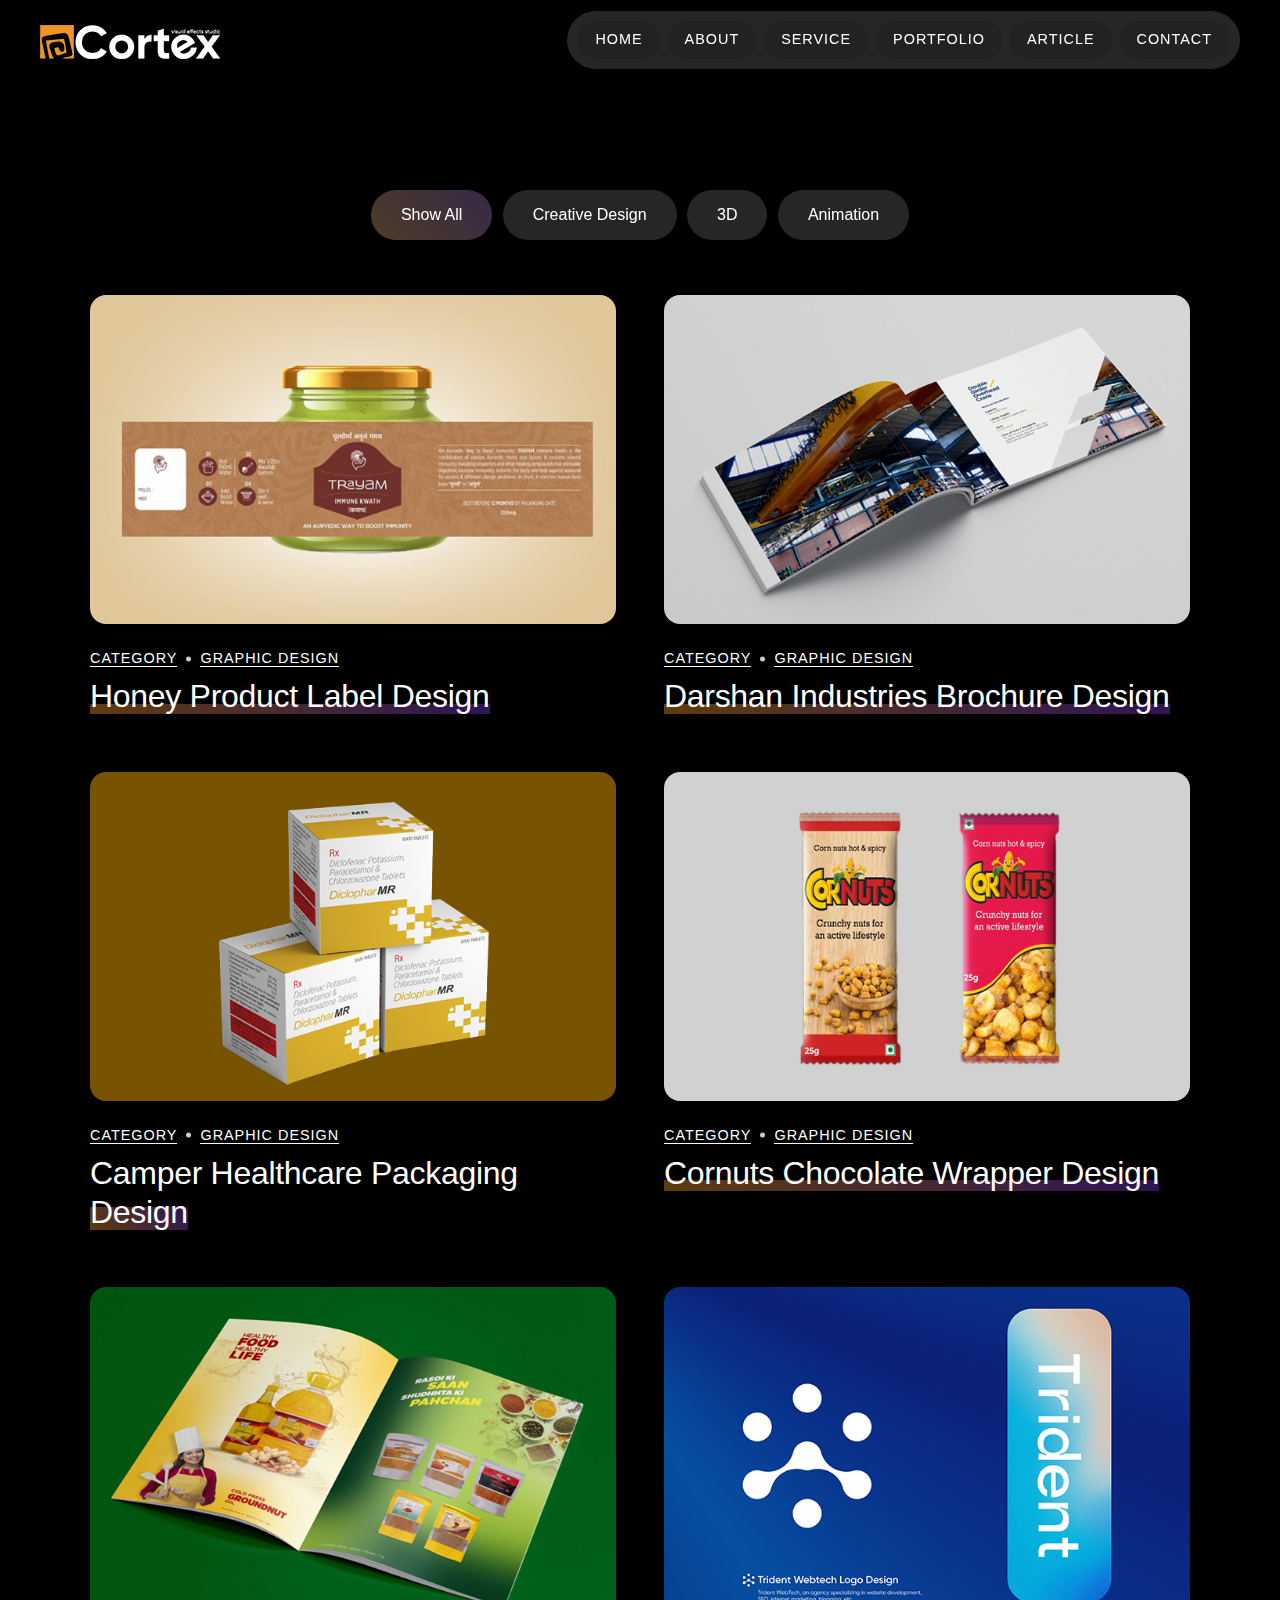
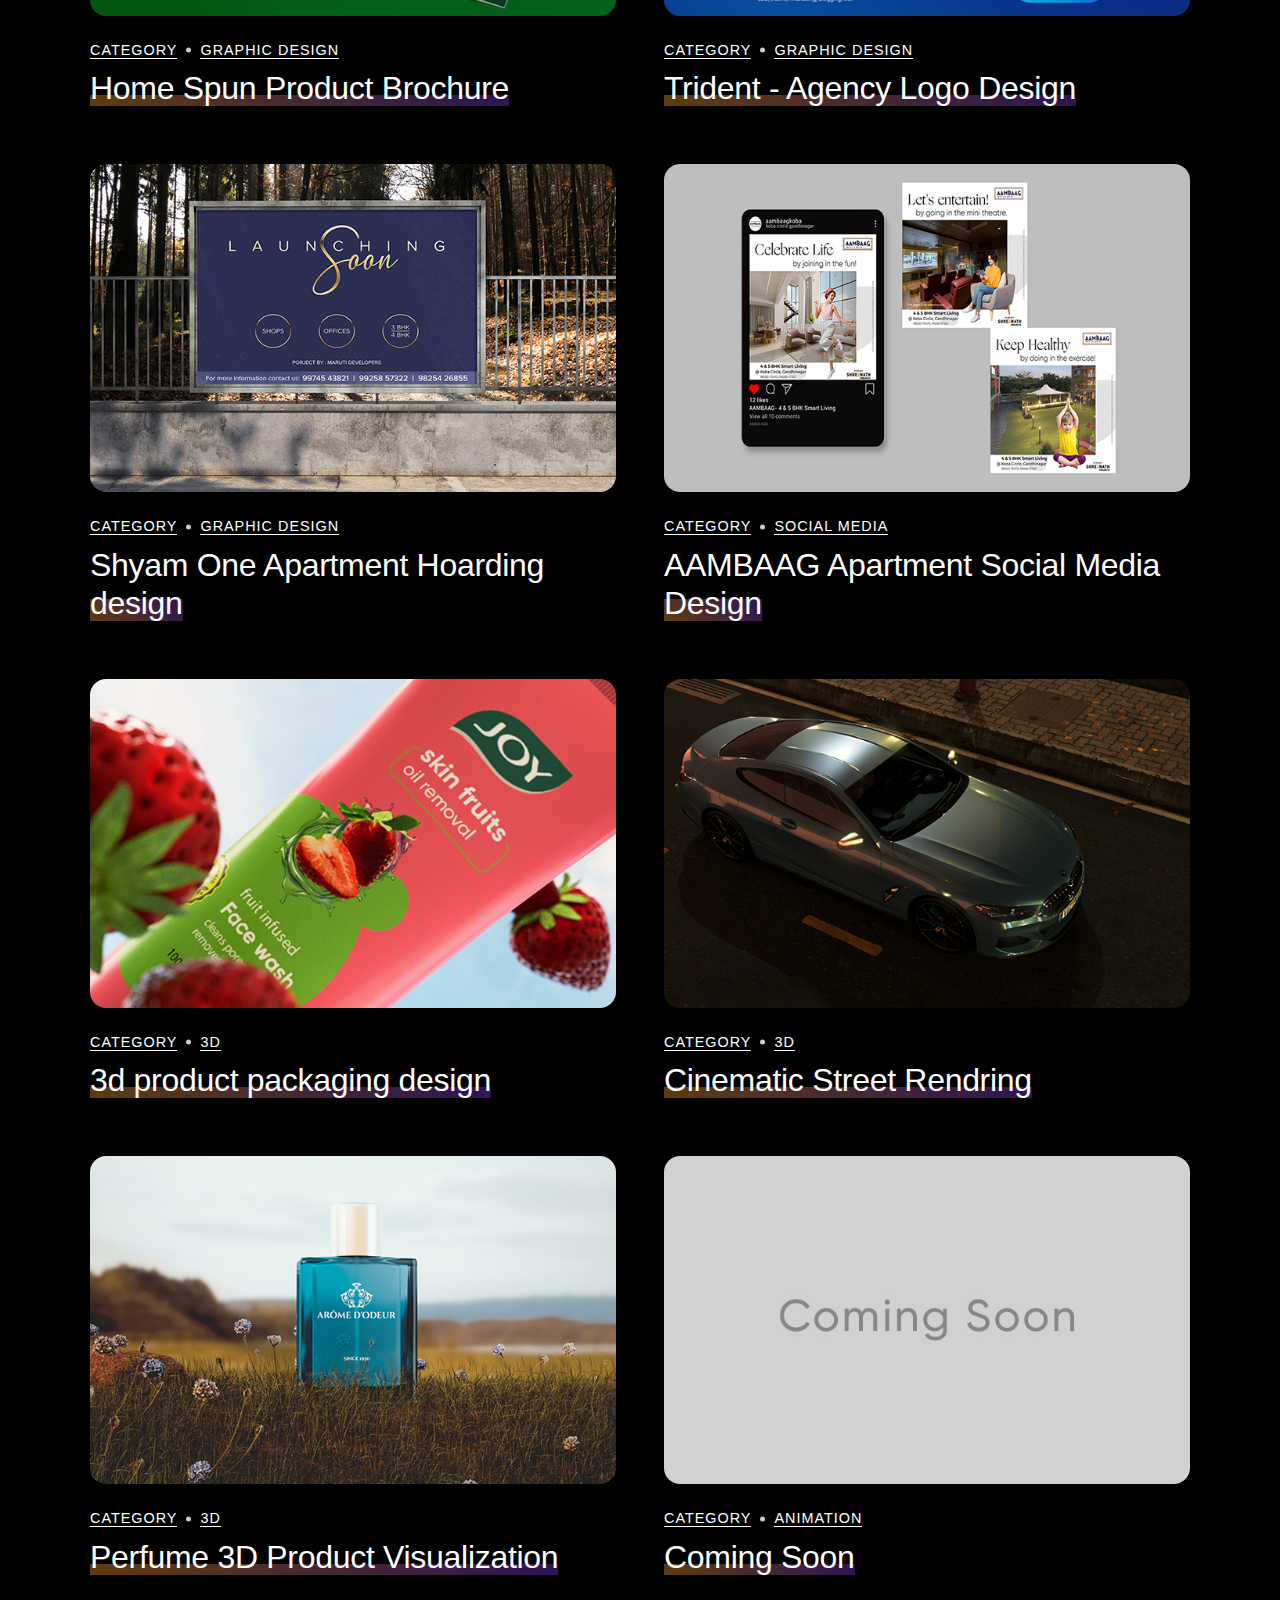
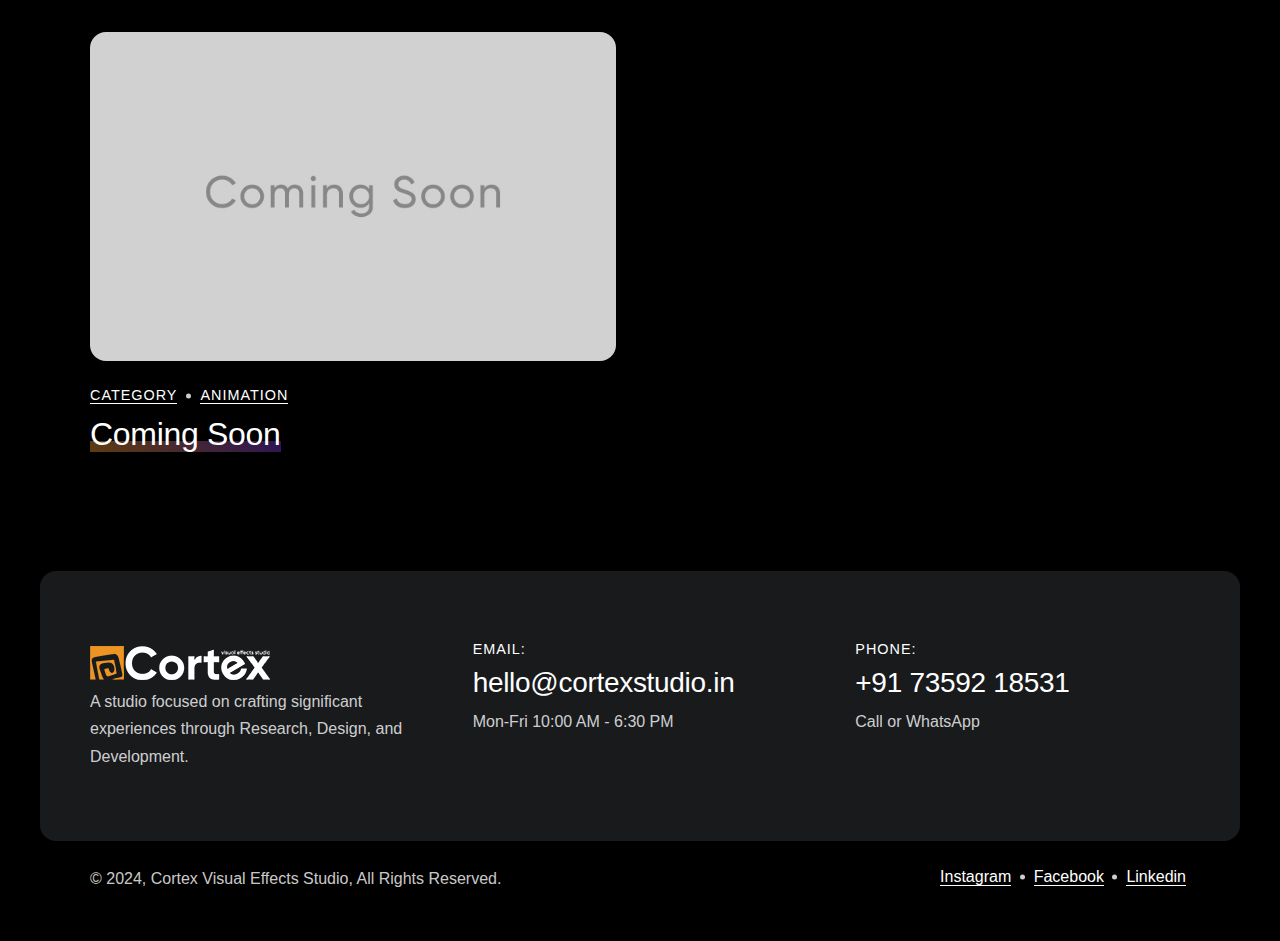
<file: portfolio.html>
<!DOCTYPE html>
<html lang="en">
  <head>
    <meta charset="utf-8" />
    <meta
      name="viewport"
      content="width=device-width, initial-scale=1, shrink-to-fit=no"
    />
    <meta name="description" content="Browse our portfolio to see the innovative and impactful work created by cortex creative studio, including creative design, video production, animation, SEO, and digital marketing projects.">
    <meta name="keywords" content="Creative Design, Graphic Design, Logo Design, Branding, Web Design, Ux Design, Ui Design, Visual Design, Print Design, Packaging Design, Creative Services, Design Agency, Video Animation, 2d Animation, 3d Animation, Motion Graphics, Explainer Videos, Animated Videos, Video Production, Visual Effects, Video Editing, Animation Studio, Seo Services, Search Engine Optimization, Digital Marketing, Online Marketing, Social Media Marketing, Content Marketing, Ppc Advertising, Pay-per-click, Email Marketing, Sem, Search Engine Marketing, Web Analytics, Cortex Creative Studio">
    <meta name="author" content="Cortex Creative Studio">
    <meta name="robots" content="index, follow">

    <title>Portfolio - Cortex Studio</title>

     <!-- Open Graph / Site -->

    <link rel="canonical" href="https://cortexstudio.in">
    <meta property="og:title" content="Cortex - Creative Studio Gandhinagar">
    <meta property="og:description" content="Browse our portfolio to see the innovative and impactful work created by cortex creative studio, including creative design, video production, animation, SEO, and digital marketing projects.">
    <meta property="og:url" content="https://cortexstudio.in">
    <meta property="og:type" content="website">
    <meta property="og:image" content="https://cortexstudio.in">

    <!-- Open Graph / Facebook -->
    <meta property="og:image" content="https://www.facebook.com/madebycortex/">
    <meta property="og:site_name" content="Cortex - Creative Studio Gandhinagar">

    
    <!-- Instagram (via Open Graph) -->
    <meta property="og:image" content="https://www.instagram.com/madebycortex/">
    <meta property="og:site_name" content="Cortex - Creative Studio Gandhinagar">

    <!-- LinkedIn (via Open Graph) -->
    <meta property="og:image" content="linkedin.com/company/studiocortex">
    <meta property="og:site_name" content="Cortex - Creative Studio Gandhinagar">


    <!-- Favicon -->
    <link href="assets/images/favicon.png" rel="shortcut icon" />
    <!-- CSS -->
    <link href="assets/plugins/bootstrap/bootstrap.min.css" rel="stylesheet" />
    <link
      href="assets/plugins/magnific-popup/magnific-popup.min.css"
      rel="stylesheet"
    />
    <link href="assets/plugins/swiper/swiper-bundle.min.css" rel="stylesheet" />
    <link href="assets/plugins/scrollcue/scrollcue.css" rel="stylesheet" />
    <link href="assets/css/theme.css" rel="stylesheet" />
    <!-- Fonts/Icons -->
    <link
      href="assets/plugins/bootstrap-icons/bootstrap-icons.css"
      rel="stylesheet"
    />
    <link href="assets/plugins/fontawesome/css/all.css" rel="stylesheet" />
  </head>
  <body class="theme-dark" data-preloader="true">
    <!-- Header -->
    <div class="header with-placeholder">
      <div class="container-fluid">
        <!-- Logo -->
        <div class="header-logo">
          <h2 class="uppercase letter-spacing-1">
            <a href="index.html"><img src="assets/images/Logo.png" alt="Cortex-Studio" /></a>
          </h2>
        </div>
        <!-- Menu -->
        <div class="header-menu">
          <ul class="nav">
            <li class="nav-item">
              <a href="index.html" class="nav-link">Home</a>
            </li>
            <li class="nav-item">
              <a href="aboutus.html" class="nav-link">About</a>
            </li>
            <li class="nav-item">
              <a href="services.html" class="nav-link">Service</a>
            </li>
            <li class="nav-item">
              <a href="portfolio.html" class="nav-link">Portfolio</a>
            </li>
            <li class="nav-item">
              <a href="blog.html" class="nav-link">Article</a>
            </li>
            <li class="nav-item">
              <a href="contact.html" class="nav-link">Contact</a>
            </li>
          </ul>
          <!-- Mobile Menu Close button -->
          <button id="menu-close" class="button-circle button-circle-sm">
            <i class="bi bi-x-lg"></i>
          </button>
        </div>
        <!-- Mobile Menu Toggle -->
        <button class="menu-toggle">
          Menu
          <span></span>
        </button>
      </div>
      <!-- end container-fluid -->
    </div>
    <!-- end Header -->

    <!-- Portfolio -->
    <div class="section-lg">
      <div class="container">
        <div class="filter text-center mb-5">
          <ul>
            <li data-filter="all">Show All</li>
            <li data-filter=".category-1">Creative Design</li>
            <li data-filter=".category-2">3D</li>
            <li data-filter=".category-3">Animation</li>
          </ul>
        </div>
        <!-- end Portfolio Filter -->
        <div class="row portfolio-grid g-4 gy-md-5 g-xl-5">
          <!-- Portfolio Item 1 -->
          <div class="col-12 col-md-6 portfolio-item category-1">
            <div class="portfolio-box">
              <!-- Image -->
              <div class="portfolio-img">
                <a href="#">
                  <img src="../assets/images/Portfolio05.jpg" alt="portfolio" />
                </a>
              </div>
              <div class="pt-4">
                <!-- Categories -->
                <ul class="list-inline-dot sm-heading mb-2">
                  <li>
                    <a class="link-hover" href="#">Category</a>
                  </li>
                  <li>
                    <a class="link-hover" href="#">Graphic Design</a>
                  </li>
                </ul>
                <!-- Caption -->
                <h2>
                  <a class="link-hover-2" href="#">Honey Product Label Design </a>
                </h2>
              </div>
            </div>
            <!-- end portfolio-box -->
          </div>

             <!-- Portfolio Item 2 -->
          <div class="col-12 col-md-6 portfolio-item category-1">
            <div class="portfolio-box">
              <!-- Image -->
              <div class="portfolio-img">
                <a href="#">
                  <img src="../assets/images/Portfolio06.jpg" alt="portfolio" />
                </a>
              </div>
              <div class="pt-4">
                <!-- Categories -->
                <ul class="list-inline-dot sm-heading mb-2">
                  <li>
                    <a class="link-hover" href="#">Category</a>
                  </li>
                  <li>
                    <a class="link-hover" href="#">Graphic Design</a>
                  </li>
                </ul>
                <!-- Caption -->
                <h2>
                  <a class="link-hover-2" href="#">Darshan Industries Brochure Design </a>
                </h2>
              </div>
            </div>
            <!-- end portfolio-box -->
          </div>

          <!-- Portfolio Item 3 -->
          <div class="col-12 col-md-6 portfolio-item category-1">
            <div class="portfolio-box">
              <!-- Image -->
              <div class="portfolio-img">
                <a href="portfolio.html">
                  <img src="../assets/images/Portfolio08.jpg" alt="portfolio" />
                </a>
              </div>
              <div class="pt-4">
                <!-- Categories -->
                <ul class="list-inline-dot sm-heading mb-2">
                  <li>
                    <a class="link-hover" href="#">Category</a>
                  </li>
                  <li>
                    <a class="link-hover" href="#">Graphic Design</a>
                  </li>
                </ul>
                <!-- Caption -->
                <h2>
                  <a class="link-hover-2" href="portfolio.html"> Camper Healthcare Packaging Design</a>
                </h2>
              </div>
            </div>
            <!-- end portfolio-box -->
          </div>

          <!-- Portfolio Item 4 -->
          <div class="col-12 col-md-6 portfolio-item category-1">
            <div class="portfolio-box">
              <!-- Image -->
              <div class="portfolio-img">
                <a href="portfolio.html">
                  <img src="../assets/images/Portfolio10.jpg" alt="portfolio" />
                </a>
              </div>
              <div class="pt-4">
                <!-- Categories -->
                <ul class="list-inline-dot sm-heading mb-2">
                  <li>
                    <a class="link-hover" href="#">Category</a>
                  </li>
                  <li>
                    <a class="link-hover" href="#">Graphic Design</a>
                  </li>
                </ul>
                <!-- Caption -->
                <h2>
                  <a class="link-hover-2" href="portfolio.html"> Cornuts Chocolate Wrapper Design</a>
                </h2>
              </div>
            </div>
            <!-- end portfolio-box -->
          </div>

          <!-- Portfolio Item 5 -->
          <div class="col-12 col-md-6 portfolio-item category-1">
            <div class="portfolio-box">
              <!-- Image -->
              <div class="portfolio-img">
                <a href="portfolio.html">
                  <img src="../assets/images/Portfolio09.jpg" alt="portfolio" />
                </a>
              </div>
              <div class="pt-4">
                <!-- Categories -->
                <ul class="list-inline-dot sm-heading mb-2">
                  <li>
                    <a class="link-hover" href="#">Category</a>
                  </li>
                  <li>
                    <a class="link-hover" href="#">Graphic Design</a>
                  </li>
                </ul>
                <!-- Caption -->
                <h2>
                  <a class="link-hover-2" href="portfolio.html"> Home Spun Product Brochure</a>
                </h2>
              </div>
            </div>
            <!-- end portfolio-box -->
          </div>

          <!-- Portfolio Item 6 -->
          <div class="col-12 col-md-6 portfolio-item category-1">
            <div class="portfolio-box">
              <!-- Image -->
              <div class="portfolio-img">
                <a href="portfolio.html">
                  <img src="../assets/images/Portfolio12.jpg" alt="portfolio" />
                </a>
              </div>
              <div class="pt-4">
                <!-- Categories -->
                <ul class="list-inline-dot sm-heading mb-2">
                  <li>
                    <a class="link-hover" href="#">Category</a>
                  </li>
                  <li>
                    <a class="link-hover" href="#">Graphic Design</a>
                  </li>
                </ul>
                <!-- Caption -->
                <h2>
                  <a class="link-hover-2" href="portfolio.html"> Trident - Agency Logo Design</a>
                </h2>
              </div>
            </div>
            <!-- end portfolio-box -->
          </div>

          <!-- Portfolio Item 7 -->
          <div class="col-12 col-md-6 portfolio-item category-1">
            <div class="portfolio-box">
              <!-- Image -->
              <div class="portfolio-img">
                <a href="portfolio.html">
                  <img src="../assets/images/Portfolio02.jpg" alt="portfolio" />
                </a>
              </div>
              <div class="pt-4">
                <!-- Categories -->
                <ul class="list-inline-dot sm-heading mb-2">
                  <li>
                    <a class="link-hover" href="#">Category</a>
                  </li>
                  <li>
                    <a class="link-hover" href="#">Graphic Design</a>
                  </li>
                </ul>
                <!-- Caption -->
                <h2>
                  <a class="link-hover-2" href="portfolio.html"> Shyam One Apartment Hoarding design</a>
                </h2>
              </div>
            </div>
            <!-- end portfolio-box -->
          </div>


          <!-- Portfolio Item 8 -->
          <div class="col-12 col-md-6 portfolio-item category-1">
            <div class="portfolio-box">
              <!-- Image -->
              <div class="portfolio-img">
                <a href="portfolio.html">
                  <img src="../assets/images/Portfolio03.jpg" alt="portfolio" />
                </a>
              </div>
              <div class="pt-4">
                <!-- Categories -->
                <ul class="list-inline-dot sm-heading mb-2">
                  <li>
                    <a class="link-hover" href="#">Category</a>
                  </li>
                  <li>
                    <a class="link-hover" href="#">Social Media</a>
                  </li>
                </ul>
                <!-- Caption -->
                <h2>
                  <a class="link-hover-2" href="portfolio.html"> AAMBAAG Apartment Social Media Design</a>
                </h2>
              </div>
            </div>
            <!-- end portfolio-box -->
          </div>


          <!-- Portfolio Item 9 -->
          <div class="col-12 col-md-6 portfolio-item category-2">
            <div class="portfolio-box">
              <!-- Image -->
              <div class="portfolio-img">
                <a href="#">
                  <img src="../assets/images/Portfolio01.jpg" alt="portfolio" />
                </a>
              </div>
              <div class="pt-4">
                <!-- Categories -->
                <ul class="list-inline-dot sm-heading mb-2">
                  <li>
                    <a class="link-hover" href="#">Category</a>
                  </li>
                  <li>
                    <a class="link-hover" href="#">3D</a>
                  </li>
                </ul>
                <!-- Caption -->
                <h2>
                  <a class="link-hover-2" href="#"> 3d product packaging design </a>
                </h2>
              </div>
            </div>
            <!-- end portfolio-box -->
          </div>


          <!-- Portfolio Item 10 -->
          <div class="col-12 col-md-6 portfolio-item category-2">
            <div class="portfolio-box">
              <!-- Image -->
              <div class="portfolio-img">
                <a href="#">
                  <img src="../assets/images/Portfolio13.jpg" alt="portfolio" />
                </a>
              </div>
              <div class="pt-4">
                <!-- Categories -->
                <ul class="list-inline-dot sm-heading mb-2">
                  <li>
                    <a class="link-hover" href="#">Category</a>
                  </li>
                  <li>
                    <a class="link-hover" href="#">3D</a>
                  </li>
                </ul>
                <!-- Caption -->
                <h2>
                  <a class="link-hover-2" href="#"> Cinematic Street Rendring</a>
                </h2>
              </div>
            </div>
            <!-- end portfolio-box -->
          </div>

          <!-- Portfolio Item 11 -->
          <div class="col-12 col-md-6 portfolio-item category-2">
            <div class="portfolio-box">
              <!-- Image -->
              <div class="portfolio-img">
                <a href="#">
                  <img src="assets/images/Portfolio04.jpg" alt="portfolio" />
                </a>
              </div>
              <div class="pt-4">
                <!-- Categories -->
                <ul class="list-inline-dot sm-heading mb-2">
                  <li>
                    <a class="link-hover" href="#">Category</a>
                  </li>
                  <li>
                    <a class="link-hover" href="#">3D</a>
                  </li>
                </ul>
                <!-- Caption -->
                <h2>
                  <a class="link-hover-2" href="portfolio.html"> Perfume 3D Product Visualization</a>
                </h2>
              </div>
            </div>
            <!-- end portfolio-box -->
          </div>



          <!-- Portfolio Item 3 -->
          <div class="col-12 col-md-6 portfolio-item category-3">
            <div class="portfolio-box">
              <!-- Image -->
              <div class="portfolio-img">
                <a href="#">
                  <img src="../assets/images//Portfolio07.jpg" alt="portfolio" />
                </a>
              </div>
              <div class="pt-4">
                <!-- Categories -->
                <ul class="list-inline-dot sm-heading mb-2">
                  <li>
                    <a class="link-hover" href="#">Category</a>
                  </li>
                  <li>
                    <a class="link-hover" href="#">Animation</a>
                  </li>
                </ul>
                <!-- Caption -->
                <h2>
                  <a class="link-hover-2" href="#"> Coming Soon </a>
                </h2>
              </div>
            </div>
            <!-- end portfolio-box -->
          </div>
          
          
          <!-- Portfolio Item 6 -->
          <div class="col-12 col-md-6 portfolio-item category-3">
            <div class="portfolio-box">
              <!-- Image -->
              <div class="portfolio-img">
                <a href="#">
                  <img src="../assets/images/Portfolio07.jpg" alt="portfolio" />
                </a>
              </div>
              <div class="pt-4">
                <!-- Categories -->
                <ul class="list-inline-dot sm-heading mb-2">
                  <li>
                    <a class="link-hover" href="#">Category</a>
                  </li>
                  <li>
                    <a class="link-hover" href="#">Animation</a>
                  </li>
                </ul>
                <!-- Caption -->
                <h2>
                  <a class="link-hover-2" href="#"> Coming Soon </a>
                </h2>
              </div>
            </div>
            <!-- end portfolio-box -->
          </div>
        </div>
        <!-- end row -->
      </div>
      <!-- end container -->
    </div>
    <!-- end Portfolio -->

    <!-- Footer -->
    <footer>
      <div class="section-box">
        <div class="section-sm bg-lighter border-radius-1">
          <div class="container">
            <div class="row g-4 g-lg-5">
              <div class="col-12 col-lg-4">
                <h2 class="uppercase letter-spacing-1">
                  <img src="assets/images/Logo.png" alt="Cortex-Studio" />
                </h2>

                <p>
                  A studio focused on crafting significant experiences through
                  Research, Design, and Development.
                </p>
              </div>
              <div class="col-12 col-md-6 col-lg-4">
                <h6 class="sm-heading">Email:</h6>
                <h3>hello@cortexstudio.in</h3>
                <p>Mon-Fri 10:00 AM - 6:30 PM</p>
              </div>
              <div class="col-12 col-md-6 col-lg-4">
                <h6 class="sm-heading">Phone:</h6>
                <h3>+91 73592 18531</h3>
                <p>Call or WhatsApp</p>
              </div>
            </div>
            <!-- end row -->
          </div>
          <!-- end container -->
        </div>
      </div>
      <div class="py-4 pb-lg-5">
        <div class="container">
          <div class="row g-2">
            <div class="col-12 col-md-6 text-center text-md-start">
              <p>
                &copy; 2024, Cortex Visual Effects Studio, All Rights Reserved.
              </p>
            </div>
            <div class="col-12 col-md-6 text-center text-md-end">
              <ul class="list-inline-dot">
                <li>
                  <a
                    class="link-hover"
                    href="https://www.instagram.com/madebycortex/"
                  >
                    Instagram</a
                  >
                </li>
                <li>
                  <a
                    class="link-hover"
                    href="https://www.facebook.com/madebycortex/"
                    >Facebook</a
                  >
                </li>
                <li>
                  <a class="link-hover" href="linkedin.com/company/studiocortex"
                    >Linkedin</a
                  >
                </li>
              </ul>
            </div>
          </div>
          <!-- end row -->
        </div>
        <!-- end container -->
      </div>
    </footer>
    <!-- end Footer -->

    <!-- Scroll To Top -->
    <div class="scrolltotop">
      <a class="button-circle" href="#">
        <i class="bi bi-arrow-up"></i>
      </a>
    </div>
    <!-- end Scroll To Top -->

    <!-- JavaScripts -->
    <script src="../assets/plugins/jquery.min.js"></script>
    <script src="../assets/plugins/plugins.js"></script>
    <script src="../assets/js/functions.js"></script>
  </body>
</html>
</file>
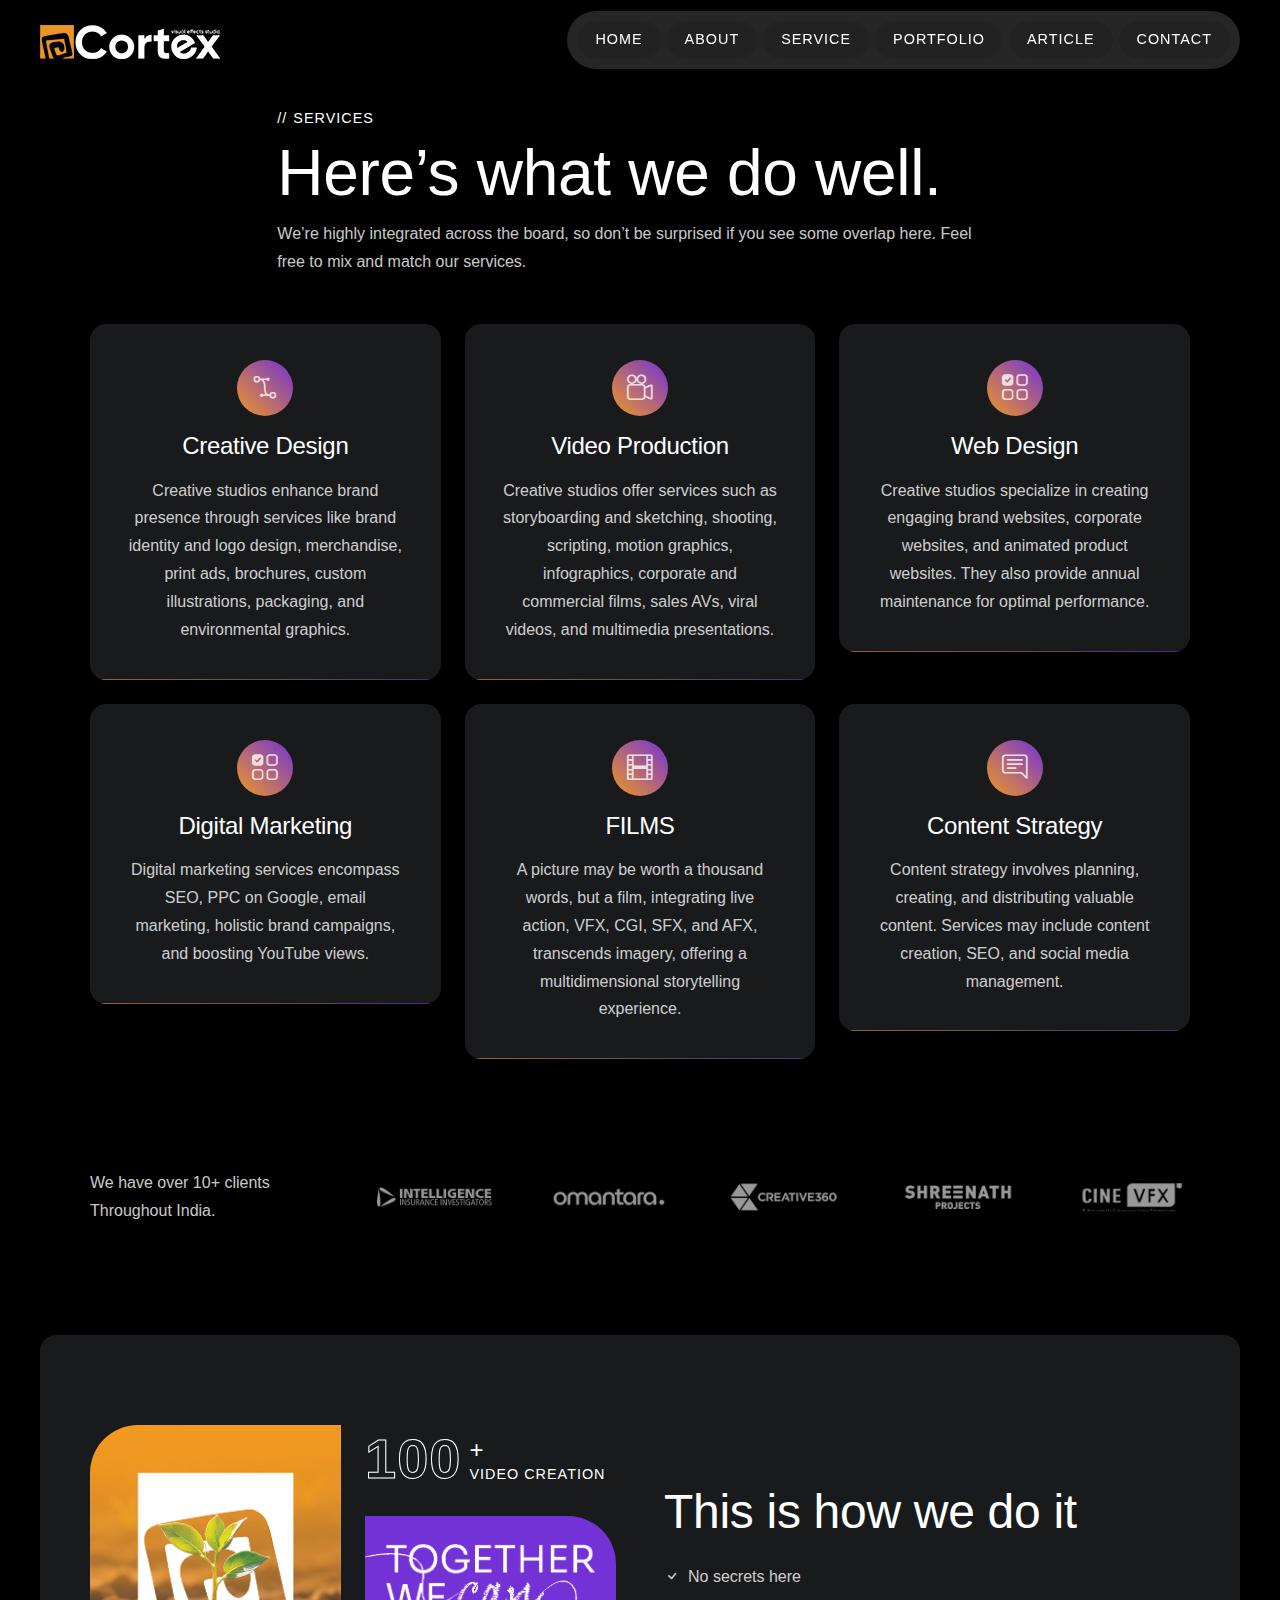
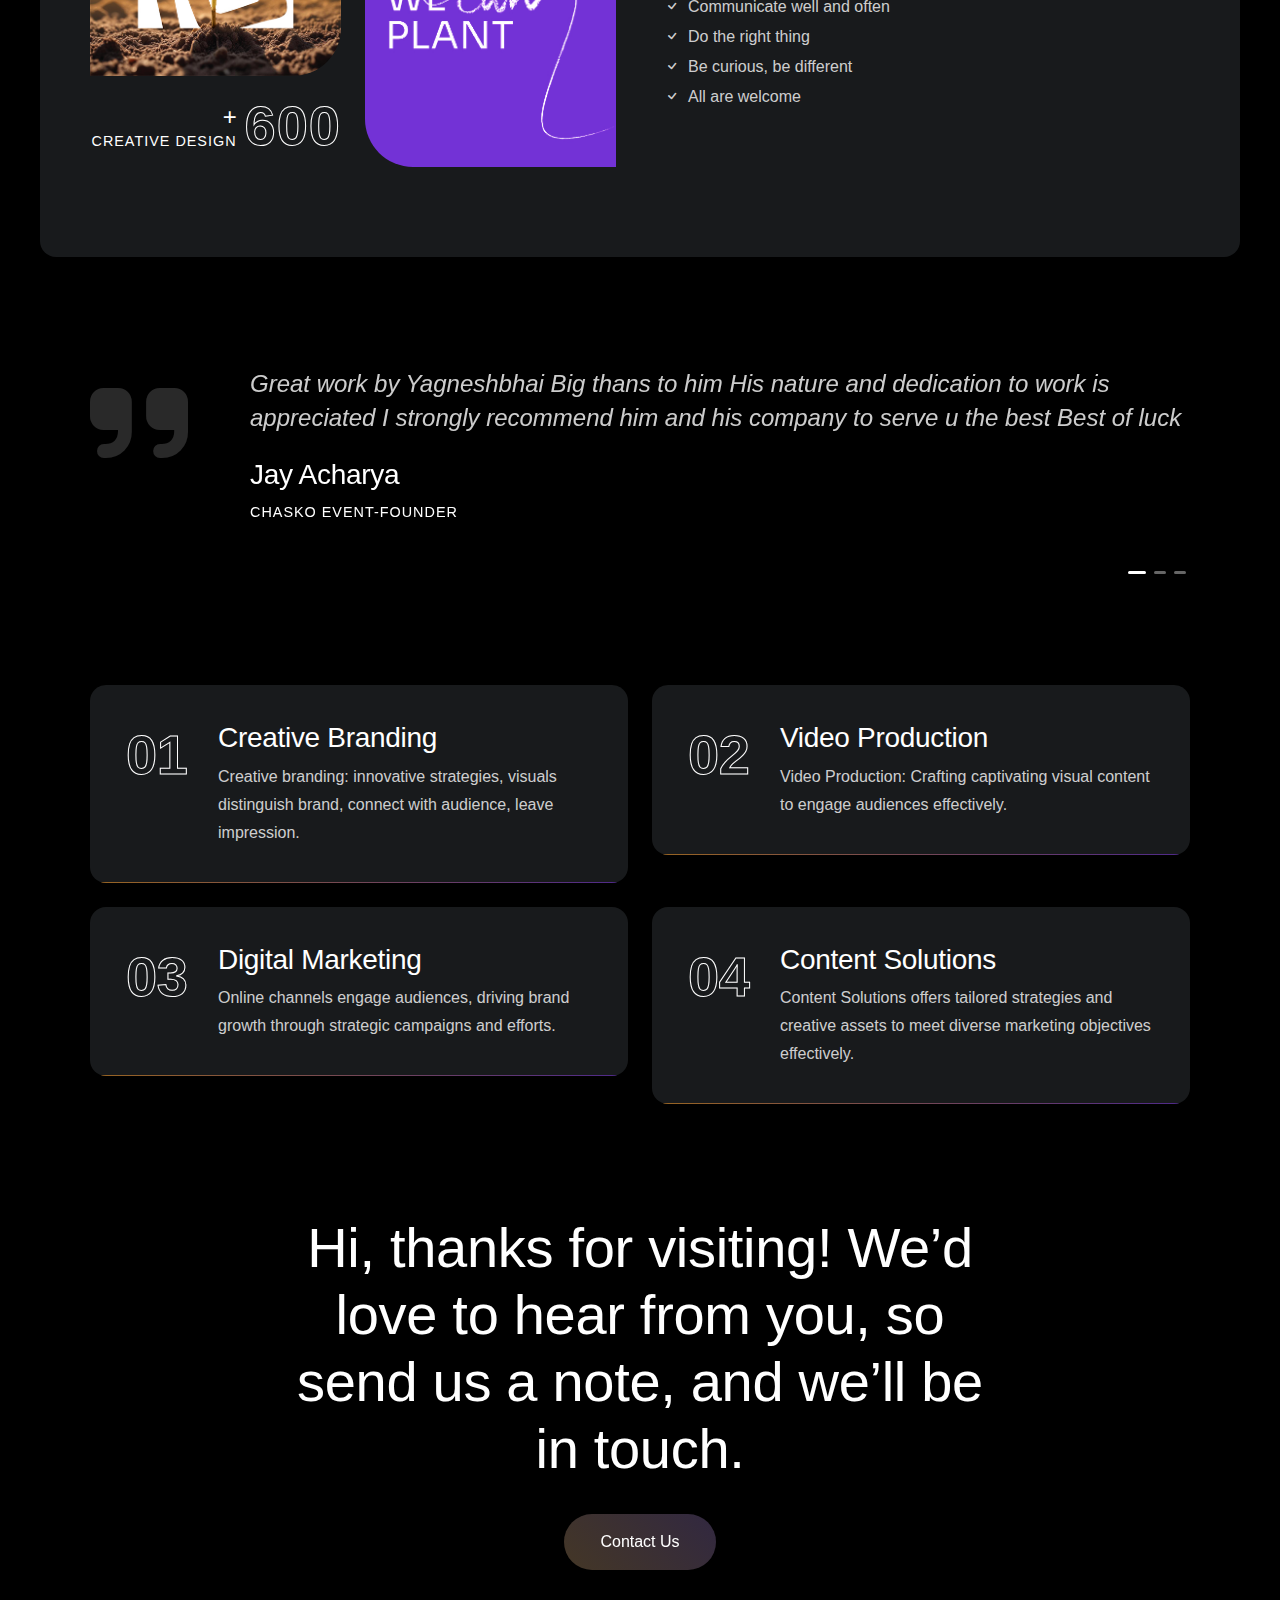
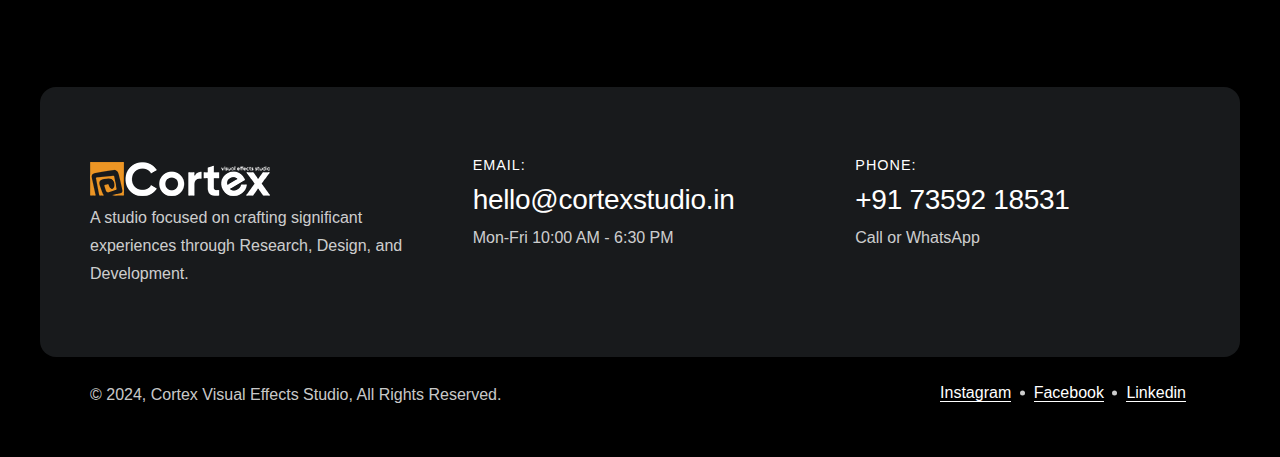
<file: services.html>
<!doctype html>
<html lang="en">
	<head>
		<meta charset="utf-8" />
		<meta
		  name="viewport"
		  content="width=device-width, initial-scale=1, shrink-to-fit=no"
		/>
		<meta name="description" content="Our Services - Creative Design & Digital Marketing | cortex studio">
		<meta name="keywords" content="Creative Design, Graphic Design, Logo Design, Branding, Web Design, Ux Design, Ui Design, Visual Design, Print Design, Packaging Design, Creative Services, Design Agency, Video Animation, 2d Animation, 3d Animation, Motion Graphics, Explainer Videos, Animated Videos, Video Production, Visual Effects, Video Editing, Animation Studio, Seo Services, Search Engine Optimization, Digital Marketing, Online Marketing, Social Media Marketing, Content Marketing, Ppc Advertising, Pay-per-click, Email Marketing, Sem, Search Engine Marketing, Web Analytics, Cortex Creative Studio">
		<meta name="author" content="Cortex Creative Studio">
		<meta name="robots" content="index, follow">
	
		<title>Services - Cortex Studio</title>
	
		 <!-- Open Graph / Site -->
	
		<link rel="canonical" href="https://cortexstudio.in">
		<meta property="og:title" content="Cortex - Creative Studio Gandhinagar">
		<meta property="og:description" content="Our Services - Creative Design & Digital Marketing | Cortex Studio">
		<meta property="og:url" content="https://cortexstudio.in">
		<meta property="og:type" content="website">
		<meta property="og:image" content="https://cortexstudio.in">
	
		<!-- Open Graph / Facebook -->
		<meta property="og:image" content="https://www.facebook.com/madebycortex/">
		<meta property="og:site_name" content="Cortex - Creative Studio Gandhinagar">
	
		
		<!-- Instagram (via Open Graph) -->
		<meta property="og:image" content="https://www.instagram.com/madebycortex/">
		<meta property="og:site_name" content="Cortex - Creative Studio Gandhinagar">
	
		<!-- LinkedIn (via Open Graph) -->
		<meta property="og:image" content="linkedin.com/company/studiocortex">
		<meta property="og:site_name" content="Cortex - Creative Studio Gandhinagar">
	
	
		<!-- Favicon -->
		<link href="assets/images/favicon.png" rel="shortcut icon" />
		<!-- CSS -->
		<link href="assets/plugins/bootstrap/bootstrap.min.css" rel="stylesheet" />
		<link
		  href="assets/plugins/magnific-popup/magnific-popup.min.css"
		  rel="stylesheet"
		/>
		<link href="assets/plugins/swiper/swiper-bundle.min.css" rel="stylesheet" />
		<link href="assets/plugins/scrollcue/scrollcue.css" rel="stylesheet" />
		<link href="assets/css/theme.css" rel="stylesheet" />
		<!-- Fonts/Icons -->
		<link
		  href="assets/plugins/bootstrap-icons/bootstrap-icons.css"
		  rel="stylesheet"
		/>
		<link href="assets/plugins/fontawesome/css/all.css" rel="stylesheet" />
	  </head>
	<body class="theme-dark" data-preloader="true">

		<!-- Header -->
		<div class="header">
			<div class="container-fluid">
				<!-- Logo -->
				<div class="header-logo">
					<h2 class="uppercase letter-spacing-1"><a href="index.html"><img src="assets/images/Logo.png" alt="Cortex-Studio" /></a>
				</div>
				<!-- Menu -->
				<div class="header-menu">
					<ul class="nav">
						<li class="nav-item">
							<a href="index.html" class="nav-link">Home</a>
						</li>
						<li class="nav-item">
							<a href="aboutus.html" class="nav-link">About</a>
							
						</li>
						<li class="nav-item">
							<a href="services.html" class="nav-link">Service</a>
							
						</li>
						<li class="nav-item">
							<a href="portfolio.html" class="nav-link">Portfolio</a>
							
						</li>
						<li class="nav-item">
							<a href="blog.html" class="nav-link">Article</a>
							
						</li>
						<li class="nav-item">
							<a href="contact.html" class="nav-link">Contact</a>
							
						</li>
						
					</ul>
						
					</ul>
					<!-- Mobile Menu Close button -->
					<button id="menu-close" class="button-circle button-circle-sm">
						<i class="bi bi-x-lg"></i>
					</button>
				</div>
				<!-- Mobile Menu Toggle -->
				<button class="menu-toggle">
					Menu
					<span></span>
				</button>
			</div><!-- end container-fluid -->
		</div>
		<!-- end Header -->

        <!-- Services section -->
		<div class="section-lg">
            <div class="container">
                <div class="row">
                    <div class="col-12 col-md-10 offset-md-1 col-lg-8 offset-lg-2">
                        <h6 class="title-heading">Services</h6>
                        <h2 class="display-3 fw-medium">Here’s what we do well.</h2>
                        <p>We’re highly integrated across the board, so don’t be surprised if you see some overlap here. Feel free to mix and match our services. </p>
                    </div>
                </div><!-- end row -->
                <div class="row g-4 g-xxl-5 icon-xl text-center mt-4">
                    <div class="col-12 col-lg-4">
                        <div class="fancy-box">
                            <div class="icon-box icon-box-lg mb-3">
                                <i class="bi bi-bezier2"></i>
                            </div>
                            <h4 class="mb-3">Creative Design</h4>
                            <p> Creative studios enhance brand presence through services like brand identity and logo design, merchandise, print ads, brochures, custom illustrations, packaging, and environmental graphics.</p>
                        </div>
                    </div>
                    <div class="col-12 col-lg-4">
                        <div class="fancy-box">
                            <div class="icon-box icon-box-lg mb-3">
                                <i class="bi bi-camera-reels"></i>
                            </div>
                            <h4 class="mb-3">Video Production</h4>
                            <p>  Creative studios offer services such as storyboarding and sketching, shooting, scripting, motion graphics, infographics, corporate and commercial films, sales AVs, viral videos, and multimedia presentations.
								 </p>
                        </div>
                    </div>
                    <div class="col-12 col-lg-4">
                        <div class="fancy-box">
                            <div class="icon-box icon-box-lg mb-3">
                                <i class="bi bi-ui-checks-grid"></i>
                            </div>
                            <h4 class="mb-3">Web Design</h4>
							<p>Creative studios specialize in creating engaging brand websites, corporate websites, and animated product websites. They also provide annual maintenance for optimal performance.
							</p>
                        </div>
                    </div>

					<div class="col-12 col-lg-4">
                        <div class="fancy-box">
                            <div class="icon-box icon-box-lg mb-3">
                                <i class="bi bi-ui-checks-grid"></i>
                            </div>
                            <h4 class="mb-3">Digital Marketing</h4>
							<p>Digital marketing services encompass SEO, PPC on Google, email marketing, holistic brand campaigns, and boosting YouTube views.
							</p>
                        </div>
                    </div>

					<div class="col-12 col-lg-4">
                        <div class="fancy-box">
                            <div class="icon-box icon-box-lg mb-3">
                                <i class="bi bi-film"></i>
                            </div>
                            <h4 class="mb-3">FILMS
							</h4>
							<p> A picture may be worth a thousand words, but a film, integrating live action, VFX, CGI, SFX, and AFX, transcends imagery, offering a multidimensional storytelling experience.
							</p>
                        </div>
                    </div>

					<div class="col-12 col-lg-4">
                        <div class="fancy-box">
                            <div class="icon-box icon-box-lg mb-3">
                                <i class="bi bi-chat-right-text"></i>
                            </div>
                            <h4 class="mb-3">Content Strategy
							</h4>
							<p> Content strategy involves planning, creating, and distributing valuable content. Services may include content creation, SEO, and social media management.
							</p>
                        </div>
                    </div>
					
					
					 
					
					
                    </div>
                </div><!-- end row-->
            </div><!-- end container-->
        </div>
        <!-- end Services section -->

        <!-- Clients section -->
		<div class="section-lg pt-0">
			<div class="container">
				<div class="row g-4 g-lg-5 align-items-center">
					<div class="col-12 col-md-4 col-lg-3">
						<p>We have over 10+ clients
							Throughout India.</p>
					</div>
					<div class="col-12 col-md-8 col-lg-9">
						<div class="swiper clients-slider">
							<div class="swiper-wrapper">
								<!-- Slider Item 1 -->
								<div class="swiper-slide">
									<div class="client-box">
										<a href="#">
											<img src="assets/images/client-01.png" alt="Client" />
										  </a>
									</div>
								</div>
								<!-- Slider Item 2 -->
								<div class="swiper-slide">
									<div class="client-box">
										<a href="#">
											<img src="assets/images/client-02.png" alt="client" />
										  </a>
									</div>
								</div>
								<!-- Slider Item 3 -->
								<div class="swiper-slide">
									<div class="client-box">
										<a href="#">
											<img src="assets/images/client-03.png" alt="Client" />
										  </a>
									</div>
								</div>
								<!-- Slider Item 4 -->
								<div class="swiper-slide">
									<div class="client-box">
										<a href="#">
											<img src="assets/images/client-04.png" alt="Client" />
										  </a>
									</div>
								</div>
								<!-- Slider Item 5 -->
								<div class="swiper-slide">
									<div class="client-box">
										<a href="#">
											<img src="assets/images/client-05.png" alt="Client" />
										  </a>
									</div>
								</div>
								
							</div><!-- end swiper-wrapper -->
						</div><!-- end clients-slider -->
					</div>
				</div><!-- end row -->
			</div><!-- end container -->
		</div>
		<!-- end Clients section -->

        <!-- About section -->
        <div class="section-box">
            <div class="section bg-lighter border-radius-1">
                <div class="container">
                    <div class="row g-5 align-items-center">
                        <div class="col-12 col-lg-6">
                            <div class="row">
                                <div class="col-6 text-end">
                                    <img class="img-mask-1" src="../assets/images/col-3-square 04.jpg" alt="Service-Cover">
                                    <div class="d-flex align-items-center justify-content-end mt-3">
                                        <div class="d-inline-block pe-2">
                                            <h4 class="line-height-100 fw-normal mb-0">+</h4>
                                            <p class="sm-heading">Creative Design</p>
                                        </div>
                                        <div class="d-inline-block">
                                            <h1 class="fw-semi-bold stroke-text display-4 letter-spacing-1"><span class="counter">600 </span></h1>
                                        </div>
                                    </div>
                                </div>
                                <div class="col-6">
                                    <div class="d-flex align-items-center mb-3">
                                        <div class="d-inline-block">
                                            <h1 class="fw-semi-bold stroke-text display-4 letter-spacing-1"><span class="counter">100</span></h1>
                                        </div>
                                        <div class="d-inline-block ps-2">
                                            <h4 class="line-height-100 fw-normal mb-0">+</h4>
                                            <p class="sm-heading">Video Creation</p>
                                        </div>
                                    </div>
                                    <img class="img-mask-2" src="../assets/images/col-3-square 03.jpg" alt="Service-Cover">
                                </div>
                            </div><!-- end row(inner) -->
                        </div>
                        <div class="col-12 col-lg-6">
                            <h1 class="display-5 fw-normal">This is how we do it</h1>
                            <ul class="list-unstyled mt-4">
                                <li><i class="bi bi-check pe-2"></i>No secrets here</li>
                                <li><i class="bi bi-check pe-2"></i>Communicate well and often</li>
                                <li><i class="bi bi-check pe-2"></i>Do the right thing</li>
                                <li><i class="bi bi-check pe-2"></i>Be curious, be different</li>
								<li><i class="bi bi-check pe-2"></i>All are welcome</li>
                            </ul>
                        </div>
                    </div><!-- end row -->
                </div><!-- end container -->
            </div>
        </div>
		<!-- end About section -->

        <!-- Testimonial section -->
		<div class="section-lg">
			<div class="container">
				<div class="swiper testimonial-slider">
					<div class="swiper-wrapper">
						<!-- Slider item 1 -->
						<div class="swiper-slide">
							<div class="testimonial-box">
							  <div class="testimonial-content">
								<p class="fs-4 fw-normal fst-italic line-height-140">
								  Great work by Yagneshbhai Big thans to him His nature and
								  dedication to work is appreciated I strongly recommend him
								  and his company to serve u the best Best of luck
								</p>
								<div class="mt-4">
								  <h3>Jay Acharya</h3>
								  <span class="sm-heading">Chasko Event-Founder</span>
								</div>
							  </div>
							</div>
						  </div>
						  <!-- Slider item 2 -->
						  <div class="swiper-slide">
							<div class="testimonial-box">
							  <div class="testimonial-content">
								<p class="fs-4 fw-normal fst-italic line-height-140">
								  It was great experience for me having work done by
								  Cortex.... I am really thankful to cortex for the work done
								  for Letter head, Visiting Card and designs... Will be surely
								  continuing for other works. Thanks again
								</p>
								<div class="mt-4">
								  <h3>Ajay Shrimali</h3>
								  <span class="sm-heading">A2Z Service- Founder</span>
								</div>
							  </div>
							</div>
						  </div>
						  <!-- Slider item 3 -->
						  <div class="swiper-slide">
							<div class="testimonial-box">
							  <div class="testimonial-content">
								<p class="fs-4 fw-normal fst-italic line-height-140">
								  Good conversation with client and I am satisfied with design
								  work with Cortex,i will recommend others for design and
								  video works
								</p>
								<div class="mt-4">
								  <h3>Pravin Patidar</h3>
								  <span class="sm-heading">Tours & Travels</span>
								</div>
							  </div>
							</div>
						  </div>
						</div>
					<!-- Slider Pagination -->
					<div class="swiper-testimonial-pagination"></div>
				</div>
			</div><!-- end container -->
		</div>
		<!-- end Testimonial section -->

        <!-- Process section -->
        <div class="section-lg pt-0">
			<div class="container">
				<div class="row g-4 g-xxl-5 icon-3xl">
					<!-- Process box 1 -->
					<div class="col-12 col-lg-6">
						<div class="order-box">
							<div class="order">
								<h2 class="display-4 fw-semi-bold stroke-text">01</h2>
							</div>
							<div>
								<h3>Creative Branding</h3>
								<p>Creative branding: innovative strategies, visuals distinguish
									brand, connect with audience, leave impression.</p>
							</div>
						</div>
					</div>
					<!-- Process box 2 -->
					<div class="col-12 col-lg-6">
						<div class="order-box">
							<div class="order">
								<h2 class="display-4 fw-semi-bold stroke-text">02</h2>
							</div>
							<div>
								<h3>Video Production</h3>
								<p>Video Production: Crafting captivating visual content to
									engage audiences effectively.</p>
							</div>
						</div>
					</div>
                    <!-- Process box 3 -->
					<div class="col-12 col-lg-6">
						<div class="order-box">
							<div class="order">
								<h2 class="display-4 fw-semi-bold stroke-text">03</h2>
							</div>
							<div>
								<h3>Digital Marketing</h3>
								<p>Online channels engage audiences, driving brand growth through
									strategic campaigns and efforts.</p>
							</div>
						</div>
					</div>
					<!-- Process box 4 -->
					<div class="col-12 col-lg-6">
						<div class="order-box">
							<div class="order">
								<h2 class="display-4 fw-semi-bold stroke-text">04</h2>
							</div>
							<div>
								<h3>Content Solutions</h3>
								<p>Content Solutions offers tailored strategies and creative
									assets to meet diverse marketing objectives effectively.</p>
							</div>
						</div>
					</div>
				</div><!-- end row -->
			</div><!-- end container -->
		</div>
        <!-- end Process section -->

        <div class="section-lg pt-0">
            <div class="container text-center">
                <div class="row">
                    <div class="col-12 col-md-10 offset-md-1 col-lg-8 offset-lg-2">
                        <h2 class="display-4 fw-normal">Hi, thanks for visiting!
							We’d love to hear from you, so send us a note, and we’ll be in touch.</h2>
                        <a class="button button-lg mt-4" href="contact.html">Contact Us</a>
                    </div>
                </div><!-- end row -->
            </div><!-- end container -->
        </div>

		<!-- Footer -->
		<footer>
			<div class="section-box">
			  <div class="section-sm bg-lighter border-radius-1">
				<div class="container">
				  <div class="row g-4 g-lg-5">
					<div class="col-12 col-lg-4">
					  <h2 class="uppercase letter-spacing-1">
						<img src="assets/images/Logo.png" alt="Cortex-Studio" />
					  </h2>
	  
					  <p>
						A studio focused on crafting significant experiences through
						Research, Design, and Development.
					  </p>
					</div>
					<div class="col-12 col-md-6 col-lg-4">
					  <h6 class="sm-heading">Email:</h6>
					  <h3>hello@cortexstudio.in</h3>
					  <p>Mon-Fri 10:00 AM - 6:30 PM</p>
					</div>
					<div class="col-12 col-md-6 col-lg-4">
					  <h6 class="sm-heading">Phone:</h6>
					  <h3>+91 73592 18531</h3>
					  <p>Call or WhatsApp</p>
					</div>
				  </div>
				  <!-- end row -->
				</div>
				<!-- end container -->
			  </div>
			</div>
			<div class="py-4 pb-lg-5">
			  <div class="container">
				<div class="row g-2">
				  <div class="col-12 col-md-6 text-center text-md-start">
					<p>
					  &copy; 2024, Cortex Visual Effects Studio, All Rights Reserved.
					</p>
				  </div>
				  <div class="col-12 col-md-6 text-center text-md-end">
					<ul class="list-inline-dot">
					  <li>
						
						<a
						  class="link-hover"
						  href="https://www.instagram.com/madebycortex/"
						>
						  Instagram</a
						>
						
					  </li>
					  <li>
						<a
						  class="link-hover"
						  href="https://www.facebook.com/madebycortex/"
						  >Facebook</a
						>
					  </li>
					  <li>
						<a class="link-hover" href="linkedin.com/company/studiocortex"
						  >Linkedin</a
						>
					  </li>
					</ul>
				  </div>
				</div>
				<!-- end row -->
			  </div>
			  <!-- end container -->
			</div>
		  </footer>
		  <!-- end Footer -->

		<!-- Scroll To Top -->
		<div class="scrolltotop">
			<a class="button-circle" href="#">
				<i class="bi bi-arrow-up"></i>
			</a>
		</div>
		<!-- end Scroll To Top -->

		

		<!-- JavaScripts -->
		<script src="../assets/plugins/jquery.min.js"></script>
		<script src="../assets/plugins/plugins.js"></script>
		<script src="../assets/js/functions.js"></script>
	</body>
</html>
</file>
<file: assets/plugins/scrollcue/scrollcue.css>
/**-----------------------

 scrollCue.js - ver.2.0.0
 URL : https://prjct-samwest.github.io/scrollCue/

 created by SamWest.
 Copyright (c) 2020 SamWest.
 This plugin is released under the MIT License.

 -----------------------**/
/**  ---------------
     fadeIn
*/
[data-cue="fadeIn"], [data-cues="fadeIn"] > * {
  opacity: 0;
}

@keyframes fadeIn {
  from {
    opacity: 0;
  }
  to {
    opacity: 1;
  }
}

/**  ---------------
     slideInLeft
*/
[data-cue="slideInLeft"], [data-cues="slideInLeft"] > * {
  opacity: 0;
}

@keyframes slideInLeft {
  from {
    opacity: 0;
    transform: translateX(-30px);
  }
  to {
    opacity: 1;
    transform: translateX(0);
  }
}

/**  ---------------
     slideInRight
*/
[data-cue="slideInRight"], [data-cues="slideInRight"] > * {
  opacity: 0;
}

@keyframes slideInRight {
  from {
    opacity: 0;
    transform: translateX(30px);
  }
  to {
    opacity: 1;
    transform: translateX(0);
  }
}

/**  ---------------
     slideInDown
*/
[data-cue="slideInDown"], [data-cues="slideInDown"] > * {
  opacity: 0;
}

@keyframes slideInDown {
  from {
    opacity: 0;
    transform: translateY(-30px);
  }
  to {
    opacity: 1;
    transform: translateY(0);
  }
}

/**  ---------------
     slideInUp
*/
[data-cue="slideInUp"], [data-cues="slideInUp"] > * {
  opacity: 0;
}

@keyframes slideInUp {
  from {
    opacity: 0;
    transform: translateY(30px);
  }
  to {
    opacity: 1;
    transform: translateY(0);
  }
}

/**  ---------------
     zoomIn
*/
[data-cue="zoomIn"], [data-cues="zoomIn"] > * {
  opacity: 0;
}

@keyframes zoomIn {
  from {
    opacity: 0;
    transform: scale(0.8);
  }
  to {
    opacity: 1;
    transform: scale(1);
  }
}

/**  ---------------
     zoomOut
*/
[data-cue="zoomOut"], [data-cues="zoomOut"] > * {
  opacity: 0;
}

@keyframes zoomOut {
  from {
    opacity: 0;
    transform: scale(1.2);
  }
  to {
    opacity: 1;
    transform: scale(1);
  }
}

/**  ---------------
     rotateIn
*/
[data-cue="rotateIn"], [data-cues="rotateIn"] > * {
  opacity: 0;
}

@keyframes rotateIn {
  from {
    opacity: 0;
    transform: rotateZ(-15deg);
  }
  to {
    opacity: 1;
    transform: rotateZ(0deg);
  }
}

/**  ---------------
     bounceIn
*/
[data-cue="bounceIn"], [data-cues="bounceIn"] > * {
  opacity: 0;
}

@keyframes bounceIn {
  0% {
    transform: scale3d(0.3, 0.3, 0.3);
  }
  20% {
    transform: scale3d(1.1, 1.1, 1.1);
  }
  40% {
    transform: scale3d(0.9, 0.9, 0.9);
  }
  60% {
    opacity: 1;
    transform: scale3d(1.03, 1.03, 1.03);
  }
  80% {
    transform: scale3d(0.97, 0.97, 0.97);
  }
  100% {
    opacity: 1;
    transform: scale3d(1, 1, 1);
  }
}

/**  ---------------
     bounceInLeft
*/
[data-cue="bounceInLeft"], [data-cues="bounceInLeft"] > * {
  opacity: 0;
}

@keyframes bounceInLeft {
  from,
  60%,
  75%,
  90%,
  to {
    animation-timing-function: cubic-bezier(0.215, 0.61, 0.355, 1);
  }
  0% {
    opacity: 0;
    transform: translate3d(-3000px, 0, 0);
  }
  60% {
    opacity: 1;
    transform: translate3d(25px, 0, 0);
  }
  75% {
    transform: translate3d(-10px, 0, 0);
  }
  90% {
    transform: translate3d(5px, 0, 0);
  }
  to {
    opacity: 1;
    transform: translate3d(0, 0, 0);
  }
}

/**  ---------------
     bounceInRight
*/
[data-cue="bounceInRight"], [data-cues="bounceInRight"] > * {
  opacity: 0;
}

@keyframes bounceInRight {
  from,
  60%,
  75%,
  90%,
  to {
    animation-timing-function: cubic-bezier(0.215, 0.61, 0.355, 1);
  }
  from {
    opacity: 0;
    transform: translate3d(3000px, 0, 0);
  }
  60% {
    opacity: 1;
    transform: translate3d(-25px, 0, 0);
  }
  75% {
    transform: translate3d(10px, 0, 0);
  }
  90% {
    transform: translate3d(-5px, 0, 0);
  }
  to {
    opacity: 1;
    transform: translate3d(0, 0, 0);
  }
}

/**  ---------------
     bounceInDown
*/
[data-cue="bounceInDown"], [data-cues="bounceInDown"] > * {
  opacity: 0;
}

@keyframes bounceInDown {
  from,
  60%,
  75%,
  90%,
  to {
    animation-timing-function: cubic-bezier(0.215, 0.61, 0.355, 1);
  }
  0% {
    opacity: 0;
    transform: translate3d(0, -3000px, 0);
  }
  60% {
    opacity: 1;
    transform: translate3d(0, 25px, 0);
  }
  75% {
    transform: translate3d(0, -10px, 0);
  }
  90% {
    transform: translate3d(0, 5px, 0);
  }
  to {
    opacity: 1;
    transform: translate3d(0, 0, 0);
  }
}

/**  ---------------
     bounceInUp
*/
[data-cue="bounceInUp"], [data-cues="bounceInUp"] > * {
  opacity: 0;
}

@keyframes bounceInUp {
  from,
  60%,
  75%,
  90%,
  to {
    animation-timing-function: cubic-bezier(0.215, 0.61, 0.355, 1);
  }
  from {
    opacity: 0;
    transform: translate3d(0, 3000px, 0);
  }
  60% {
    opacity: 1;
    transform: translate3d(0, -20px, 0);
  }
  75% {
    transform: translate3d(0, 10px, 0);
  }
  90% {
    transform: translate3d(0, -5px, 0);
  }
  to {
    opacity: 1;
    transform: translate3d(0, 0, 0);
  }
}

/**  ---------------
     flipInX
*/
[data-cue="flipInX"], [data-cues="flipInX"] > * {
  opacity: 0;
  backface-visibility: visible;
}

@keyframes flipInX {
  from {
    transform: perspective(400px) rotate3d(1, 0, 0, 90deg);
    animation-timing-function: ease-in;
    opacity: 0;
  }
  40% {
    transform: perspective(400px) rotate3d(1, 0, 0, -20deg);
    animation-timing-function: ease-in;
  }
  60% {
    transform: perspective(400px) rotate3d(1, 0, 0, 10deg);
    opacity: 1;
  }
  80% {
    transform: perspective(400px) rotate3d(1, 0, 0, -5deg);
  }
  to {
    opacity: 1;
    transform: perspective(400px);
  }
}

/**  ---------------
     flipInY
*/
[data-cue="flipInY"], [data-cues="flipInY"] > * {
  opacity: 0;
  backface-visibility: visible;
}

@keyframes flipInY {
  from {
    transform: perspective(400px) rotate3d(0, 1, 0, 90deg);
    animation-timing-function: ease-in;
    opacity: 0;
  }
  40% {
    transform: perspective(400px) rotate3d(0, 1, 0, -20deg);
    animation-timing-function: ease-in;
  }
  60% {
    transform: perspective(400px) rotate3d(0, 1, 0, 10deg);
    opacity: 1;
  }
  80% {
    transform: perspective(400px) rotate3d(0, 1, 0, -5deg);
  }
  to {
    opacity: 1;
    transform: perspective(400px);
  }
}
</file>
<file: assets/css/theme.css>
@import url('https://fonts.googleapis.com/css2?family=Questrial&family=Sora:wght@100..800&display=swap');
html, body {
  width: 100%;
  height: 100%;
}

body {
  overflow-x: hidden;
  position: relative;
  z-index: 1;
  background: black;
  width: auto;
  min-height: 100%;
  color: rgba(255, 255, 255, 0.7);
}

h1, h2, h3, h4, h5, h6 {
  color: white;
}

h1 a, h2 a, h3 a, h4 a, h5 a, h6 a {
  color: white;
}

h1 a:hover, h1 a:focus, h2 a:hover, h2 a:focus, h3 a:hover, h3 a:focus, h4 a:hover, h4 a:focus, h5 a:hover, h5 a:focus, h6 a:hover, h6 a:focus {
  color: white;
}

a {
  text-decoration: none;
  -webkit-transition: linear 0.1s;
  transition: linear 0.1s;
}

a:not([class*='button']) {
  color: white;
}

a:not([class*='button']):hover, a:not([class*='button']):focus {
  color: white;
  text-decoration: none;
}

:root {
  --bs-dark-rgb: 24, 26, 28;
}

.container, .container-fluid {
  padding: 0 20px;
}

@media (max-width: 991.98px) {
  .container, .container-fluid {
    padding: 0 24px;
  }
}

.section-sm {
  overflow: hidden;
  padding: 70px 0;
}

@media (max-width: 1199.98px) {
  .section-sm {
    padding: 50px 0;
  }
}

@media (max-width: 991.98px) {
  .section-sm {
    padding: 30px 0;
  }
}

.section {
  overflow: hidden;
  padding: 90px 0;
}

@media (max-width: 1199.98px) {
  .section {
    padding: 70px 0;
  }
}

@media (max-width: 991.98px) {
  .section {
    padding: 50px 0;
  }
}

.section-lg {
  overflow: hidden;
  padding: 110px 0;
}

@media (max-width: 1199.98px) {
  .section-lg {
    padding: 90px 0;
  }
}

@media (max-width: 991.98px) {
  .section-lg {
    padding: 70px 0;
  }
}

.section-xl {
  overflow: hidden;
  padding: 150px 0;
}

@media (max-width: 1199.98px) {
  .section-xl {
    padding: 130px 0;
  }
}

@media (max-width: 991.98px) {
  .section-xl {
    padding: 110px 0;
  }
}

@media (max-width: 767.98px) {
  .section-xl {
    padding: 90px 0;
  }
}

.section-box {
  padding: 0 24px;
}

@media (max-width: 991.98px) {
  .section-box {
    padding: 0 24px;
  }
  .section-box .container, .section-box .container-fluid {
    padding: 0 24px;
  }
}

@media (min-width: 992px) {
  .section-box {
    padding: 0 30px;
  }
}

@media (min-width: 1200px) {
  .section-box {
    padding: 0 40px;
  }
}

@media (min-width: 1600px) {
  .section-box {
    padding: 0 50px;
  }
}

@media (min-width: 1920px) {
  .section-box {
    padding: 0 60px;
  }
}

.bg-image {
  position: relative;
  background-position: center center;
  background-attachment: scroll;
  -webkit-background-size: cover;
  -moz-background-size: cover;
  background-size: cover;
  background-repeat: no-repeat;
}

input:not(.form-check-input),
textarea {
  background: #181a1c;
  width: 100%;
  border: 0;
  margin-bottom: 1rem;
  padding: 15px 20px;
  border-radius: 0.5em;
  box-shadow: none;
  font: 400 15px "Open Sans", sans-serif;
  -webkit-transition: ease-out 0.16s;
  transition: ease-out 0.16s;
}

input:not(.form-check-input):focus, input:not(.form-check-input):active,
textarea:focus,
textarea:active {
  outline: 0;
  box-shadow: none;
}

textarea {
  height: 160px;
}

input:not(.form-check-input), textarea, .form-control {
  color: rgba(255, 255, 255, 0.8);
}

input:not(.form-check-input)::-webkit-input-placeholder, textarea::-webkit-input-placeholder, .form-control::-webkit-input-placeholder {
  color: rgba(255, 255, 255, 0.4);
}

input:not(.form-check-input)::-moz-placeholder, textarea::-moz-placeholder, .form-control::-moz-placeholder {
  color: rgba(255, 255, 255, 0.4);
}

input:not(.form-check-input):-ms-placeholder, textarea:-ms-placeholder, .form-control:-ms-placeholder {
  color: rgba(255, 255, 255, 0.4);
}

input:not(.form-check-input)::-ms-placeholder, textarea::-ms-placeholder, .form-control::-ms-placeholder {
  color: rgba(255, 255, 255, 0.4);
}

input:not(.form-check-input)::placeholder, textarea::placeholder, .form-control::placeholder {
  color: rgba(255, 255, 255, 0.4);
}

label {
  font-size: 15px;
}

.submit-result span {
  display: none;
  -webkit-transition: ease-out 0.2s;
  transition: ease-out 0.2s;
}

.submit-result span.show-result {
  margin-top: 24px;
  display: block;
}

.submit-result span#success {
  color: #32CD32;
}

.submit-result span#error {
  color: #E32227;
}

.submit-result span .error-color {
  background: rgba(255, 0, 0, 0.1);
}

img {
  width: auto;
  max-width: 100%;
  height: auto;
}

.img-mask-1 {
  border-top-left-radius: 3em;
  border-bottom-right-radius: 3em;
}

.img-mask-2 {
  border-top-right-radius: 3em;
  border-bottom-left-radius: 3em;
}

ul {
  margin: 0;
}

ul li a {
  -webkit-transition: linear 0.1s;
  transition: linear 0.1s;
}

ul[class*=' list-'], ul[class^='list-'] {
  padding: 0;
}

ul.list-unstyled li {
  list-style-type: none;
  margin-bottom: 6px;
}

ul.list-unstyled li:last-child {
  margin-bottom: 0;
}

ul[class*=' list-inline'] li, ul[class^='list-inline'] li {
  display: inline-block;
}

ul.list-inline li {
  padding-right: 4px;
}

ul.list-inline li:last-child {
  padding-right: 0;
}

ul.list-inline-lg li {
  padding-right: 8px;
}

ul.list-inline-lg li:last-child {
  padding-right: 0;
}

ul.list-inline-dot li {
  position: relative;
  padding: 0 4px 0 14px;
}

ul.list-inline-dot li:before {
  content: '';
  position: absolute;
  top: 50%;
  left: 0;
  -webkit-transform: translateY(-50%);
  transform: translateY(-50%);
  background: rgba(255, 255, 255, 0.8);
  width: 5px;
  height: 5px;
  border-radius: 50%;
}

ul.list-inline-dot li:first-child {
  padding-left: 0;
}

ul.list-inline-dot li:first-child:before {
  display: none;
}

body {
  color: rgba(255, 255, 255, 0.8);
  font-family: "Open Sans", sans-serif;
  font-size: 1rem;
  font-weight: 400;
  letter-spacing: 0;
}

@media (max-width: 991.98px) {
  body {
    font-size: 0.938rem;
  }
}

h1, h2, h3, h4, h5, h6 {
  letter-spacing: -0.3px;
  color: white;
  font-family: "Outfit", sans-serif;
  font-weight: 500;
}

p {
  margin: 0;
  line-height: 1.74;
}

@media (max-width: 991.98px) {
  p {
    line-height: 1.6;
  }
}

.uppercase {
  text-transform: uppercase;
}

.font-small {
  font-size: 0.9em;
  line-height: 1.7;
}

@media (max-width: 991.98px) {
  .font-small {
    font-size: 0.9em;
    line-height: 1.7;
  }
}

.font-large {
  font-size: 1.063em;
  line-height: 1.6;
}

@media (max-width: 991.98px) {
  .font-large {
    font-size: 1.063em;
  }
}

.title-heading {
  color: white;
  font-family: "Outfit", sans-serif;
  font-weight: 400;
  font-size: 0.9em;
  text-transform: uppercase;
  letter-spacing: 1px;
}

.title-heading:before {
  content: '//';
  padding-right: 6px;
}

.sm-heading {
  color: white;
  font-family: "Outfit", sans-serif;
  font-weight: 400;
  font-size: 0.9em;
  text-transform: uppercase;
  letter-spacing: 1px;
}

i {
  display: inline-block;
}

.icon-4xl i {
  font-size: 2.4em;
}

.icon-3xl i {
  font-size: 2.13em;
}

.icon-2xl i {
  font-size: 1.86em;
}

.icon-xl i {
  font-size: 1.6em;
}

.icon-lg i {
  font-size: 1.33em;
}

.icon-sm i {
  font-size: 0.9em;
}

.accordion {
  list-style-type: none;
  padding: 0;
}

.accordion li {
  border: 0;
  margin-bottom: 12px;
  padding: 0;
  -webkit-transition: linear 0.1s;
  transition: linear 0.1s;
}

.accordion li:last-child {
  margin-bottom: 0;
}

.accordion li .accordion-title {
  z-index: 1;
  position: relative;
  overflow: hidden;
  background: #181a1c;
  border-radius: 4em;
  padding: 16px 30px;
  cursor: pointer;
  -webkit-transition: linear 0.1s;
  transition: linear 0.1s;
}

.accordion li .accordion-title:before {
  z-index: -1;
  content: '';
  visibility: hidden;
  opacity: 0;
  position: absolute;
  top: 0;
  left: 0;
  background-image: linear-gradient(45deg,  #ee9724
 0%, #7232d6
 100%);
  width: 100%;
  height: 100%;
  -webkit-transition: linear 0.1s;
  transition: linear 0.1s;
}

.accordion li .accordion-title:after {
  content: '';
  position: absolute;
  bottom: 0;
  right: 0;
  left: 0;
  opacity: 0;
  background-image: linear-gradient(45deg,  #ee9724
 0%, #7232d6
 100%);
  width: auto;
  height: 1px;
  -webkit-transition: linear 0.1s;
  transition: linear 0.1s;
}

.accordion li .accordion-title .title-arrow {
  position: absolute;
  right: 30px;
  top: 50%;
  -webkit-transform: translateY(-50%);
  transform: translateY(-50%);
}

.accordion li .accordion-title * {
  margin: 0;
  -webkit-transition: linear 0.1s;
  transition: linear 0.1s;
}

.accordion li .accordion-content {
  overflow: hidden;
  max-height: 0;
  padding: 0 30px;
  -webkit-transition: ease-out 0.2s;
  transition: ease-out 0.2s;
}

.accordion li .accordion-content:before {
  content: '';
  display: block;
  width: 100%;
  height: 20px;
}

.accordion li .accordion-content:after {
  content: '';
  display: block;
  width: 100%;
  height: 8px;
}

.accordion li .accordion-content ul li, .accordion li .accordion-content ol li {
  border: 0;
  padding: 0;
}

.accordion li .accordion-content ul li:last-child, .accordion li .accordion-content ol li:last-child {
  border: 0;
}

.accordion li .accordion-content ul {
  list-style-type: disc;
}

.accordion li .accordion-content ul ul {
  list-style-type: circle;
}

.accordion li .accordion-content ol.list-ordered li {
  margin-bottom: 8px;
  padding-left: 34px;
}

.accordion li .accordion-content ol.list-ordered li:last-child {
  margin: 0;
}

.accordion li .accordion-content .nav {
  list-style-type: none;
}

.accordion li:hover .accordion-title:before, .accordion li.active .accordion-title:before {
  visibility: visible;
  opacity: 0.05;
}

.accordion li.active .accordion-title:after {
  opacity: 1;
}

.accordion li.active .accordion-title .title-arrow {
  -webkit-transform: translateY(-50%) rotate(180deg);
  transform: translateY(-50%) rotate(180deg);
}

.fancy-box {
  z-index: 1;
  position: relative;
  background: #181a1c;
  overflow: hidden;
  border-radius: 1em;
  padding: 36px;
}

.fancy-box:before {
  z-index: -1;
  content: '';
  visibility: hidden;
  opacity: 0;
  position: absolute;
  top: 0;
  left: 0;
  background-image: linear-gradient(45deg,  #7232d6
 0%, #7232d6
 100%);
  width: 100%;
  height: 100%;
  -webkit-transition: linear 0.1s;
  transition: linear 0.1s;
}

.fancy-box:after {
  content: '';
  position: absolute;
  bottom: 0;
  right: 0;
  left: 0;
  opacity: 0.6;
  background-image: linear-gradient(45deg,  #ee9724
 0%, #7232d6
 100%);
  width: auto;
  height: 1px;
  -webkit-transition: linear 0.1s;
  transition: linear 0.1s;
}

.fancy-box:hover:before {
  visibility: visible;
  opacity: 0.25;
}

.fancy-box:hover:after {
  opacity: 1;
}

@media (max-width: 991.98px) {
  .fancy-box {
    padding: 30px;
  }
}

@media (max-width: 767.98px) {
  .fancy-box {
    padding: 24px;
  }
}

.order-box {
  z-index: 1;
  position: relative;
  background: #181a1c;
  overflow: hidden;
  border-radius: 1em;
  padding: 36px;
}

.order-box i {
  color: white;
  
}

.order-box:before {
  z-index: -1;
  content: '';
  visibility: hidden;
  opacity: 0;
  position: absolute;
  top: 0;
  left: 0;
  background-image: linear-gradient(45deg,  #7232d6
 0%, #7232d6
 100%);
  width: 100%;
  height: 100%;
  -webkit-transition: linear 0.1s;
  transition: linear 0.1s;
}

.order-box:after {
  content: '';
  position: absolute;
  bottom: 0;
  right: 0;
  left: 0;
  opacity: 0.6;
  background-image: linear-gradient(45deg,  #ee9724
 0%, #7232d6
 100%);
  width: auto;
  height: 1px;
  -webkit-transition: linear 0.1s;
  transition: linear 0.1s;
}

.order-box:hover:before {
  visibility: visible;
  opacity: 0.25;
  
}

.order-box:hover:after {
  opacity: 1;
}

@media (max-width: 991.98px) {
  .order-box {
    padding: 30px;
  }
}

@media (max-width: 767.98px) {
  .order-box {
    padding: 24px;
  }
}

@media (min-width: 768px) {
  .order-box {
    display: -webkit-box;
    display: -webkit-flex;
    display: -ms-flexbox;
    display: flex;
  }
  .order-box .order {
    width: 86px;
    min-width: 86px;
  }
}

@media (min-width: 992px) {
  .order-box .order {
    width: 92px;
    min-width: 92px;
  }
}

.icon-box {
  position: relative;
  display: inline-block;
  width: 50px;
  height: 50px;
  border-radius: 50%;
  text-align: center;
  line-height: 50px;
   
}


.icon-box:after {
  content: '';
  z-index: -1;
  position: absolute;
  top: 0;
  left: 0;
  right: 0;
  bottom: 0;
  opacity: 1;
  background-image: linear-gradient(45deg,  #ee9724
  0%, #7232d6
  100%);
  border-radius: 50%;
}

.icon-box-lg {
  width: 56px;
  height: 56px;
  line-height: 56px;
}

button {
  background: transparent;
  box-shadow: none;
  border: 0;
  padding: 0;
  cursor: pointer;
}

a:focus, a:active, button:focus, button:active {
  box-shadow: none;
  outline: 0;
}

.button {
  position: relative;
  display: inline-block;
  overflow: hidden;
  background: rgba(255, 255, 255, 0.15);
  backdrop-filter: blur(5px);
  padding: 13px 30px;
  border-radius: 40px;
  color: white;
}

.button:after {
  content: '';
  z-index: -1;
  position: absolute;
  top: 0;
  left: 0;
  opacity: 0.15;
  background-image: linear-gradient(45deg,  #ee9724
  0%, #7232d6
  100%);
  width: 100%;
  height: 100%;
  -webkit-transition: linear 0.1s;
  transition: linear 0.1s;
}

.button:hover {
  background: rgba(255, 255, 255, 0.15);
}

.button:hover:after {
  opacity: 1;
}

.button-sm {
  padding: 10px 24px;
}

.button-lg {
  padding: 16px 36px;
}

.button-font-2 {
  font-family: "Outfit", sans-serif;
  font-weight: 400;
  font-size: 0.9em;
  text-transform: uppercase;
  letter-spacing: 1px;
}

.button-style-2 {
  background: rgba(0, 0, 0, 0.1);
}

.button-style-2:after {
  display: none;
}

.button-style-2:hover {
  background: rgba(0, 0, 0, 0.15);
}

.button-circle {
  position: relative;
  display: inline-block;
  overflow: hidden;
  background: rgba(255, 255, 255, 0.15);
  backdrop-filter: blur(5px);
  width: 50px;
  height: 50px;
  border-radius: 50%;
  color: white;
  text-align: center;
  line-height: 50px;
  -webkit-transition: linear 0.06s;
  transition: linear 0.06s;
}

.button-circle:after {
  content: '';
  z-index: -1;
  position: absolute;
  top: 0;
  left: 0;
  opacity: 0.15;
  background-image: linear-gradient(45deg,  #ee9724
  0%, #7232d6
  100%);
  width: 100%;
  height: 100%;
  -webkit-transition: linear 0.06s;
  transition: linear 0.06s;
}

.button-circle:hover {
  background: rgba(255, 255, 255, 0.2);
  
}

.button-circle:hover:after {
  opacity: 1;
  
}

.button-circle-sm {
  width: 44px;
  height: 44px;
  line-height: 44px;
}

.button-circle-lg {
  width: 56px;
  height: 56px;
  line-height: 56px;
}

.button-circle-xl {
  width: 62px;
  height: 62px;
  line-height: 62px;
}

.button-circle-style-2 {
  background: rgba(0, 0, 0, 0.1);
}

.button-circle-style-2:after {
  display: none;
}

.button-circle-style-2:hover {
  background: rgba(0, 0, 0, 0.15);
}

.client-box a img {
  opacity: 0.6;
  width: 100%;
  -webkit-transition: ease-out 0.12s;
  transition: ease-out 0.12s;
}

.client-box a:hover img {
  opacity: 1;
}

.avatar-group {
  display: block;
  padding: 0;
}

.avatar-group li {
  list-style-type: none;
  display: inline-block;
  margin-left: -12px;
  padding: 0;
}

.avatar-group li:first-child {
  margin-left: 0;
}

.avatar-group li img {
  width: 60px;
  height: 60px;
  border-radius: 50%;
  -webkit-box-shadow: 0 3px 16px 0 rgba(0, 0, 0, 0.13);
  box-shadow: 0 3px 16px 0 rgba(0, 0, 0, 0.13);
}

.bg-lines {
  position: fixed;
  top: 0;
  left: 0;
  z-index: -1;
  width: 100%;
  height: 100%;
}

.bg-lines .bg-line-1,
.bg-lines .bg-line-2,
.bg-lines .bg-line-3,
.bg-lines .bg-line-4,
.bg-lines .bg-line-5 {
  position: absolute;
  top: 0;
  left: 0;
  height: 100%;
  border-right: 1px solid rgba(255, 255, 255, 0.15);
}

.bg-lines .bg-line-1:before,
.bg-lines .bg-line-2:before,
.bg-lines .bg-line-3:before,
.bg-lines .bg-line-4:before,
.bg-lines .bg-line-5:before {
  content: '';
  position: absolute;
  top: -80px;
  right: -1px;
  background: linear-gradient(transparent, rgba(255, 255, 255, 0.6));
  width: 1px;
  height: 80px;
}

.bg-lines .bg-line-1 {
  width: 10%;
}

.bg-lines .bg-line-1:before {
  -webkit-animation: bgLine 8s linear infinite;
  animation: bgLine 8s linear infinite;
}

.bg-lines .bg-line-2 {
  width: 30%;
}

.bg-lines .bg-line-2:before {
  -webkit-animation: bgLine 9s linear infinite;
  animation: bgLine 9s linear infinite;
  -webkit-animation-delay: 3s;
  animation-delay: 3s;
}

.bg-lines .bg-line-3 {
  width: 50%;
}

.bg-lines .bg-line-3:before {
  -webkit-animation: bgLine 7s linear infinite;
  animation: bgLine 7s linear infinite;
  -webkit-animation-delay: 4s;
  animation-delay: 4s;
}

.bg-lines .bg-line-4 {
  width: 70%;
}

.bg-lines .bg-line-4:before {
  -webkit-animation: bgLine 10s linear infinite;
  animation: bgLine 10s linear infinite;
  -webkit-animation-delay: 2s;
  animation-delay: 2s;
}

.bg-lines .bg-line-5 {
  width: 90%;
}

.bg-lines .bg-line-5:before {
  -webkit-animation: bgLine 8.5s linear infinite;
  animation: bgLine 8.5s linear infinite;
  -webkit-animation-delay: 2s;
  animation-delay: 2s;
}

@media (max-width: 991.98px) {
  .bg-lines .bg-line-1 {
    width: 25%;
  }
  .bg-lines .bg-line-2 {
    width: 50%;
  }
  .bg-lines .bg-line-3 {
    width: 75%;
  }
  .bg-lines .bg-line-4,
  .bg-lines .bg-line-5 {
    display: none;
  }
}

@-webkit-keyframes bgLine {
  0% {
    top: -80px;
  }
  100% {
    top: 100%;
  }
}

@keyframes bgLine {
  0% {
    top: -80px;
  }
  100% {
    top: 100%;
  }
}

.scrolltotop {
  position: fixed;
  right: 24px;
  bottom: 24px;
  -webkit-transform: translateY(20px);
  transform: translateY(20px);
  z-index: 991;
  visibility: hidden;
  opacity: 0;
  -webkit-transition: ease-out 0.12s;
  transition: ease-out 0.12s;
}

.scrolltotop.show {
  -webkit-transform: translateY(0);
  transform: translateY(0);
  visibility: visible;
  opacity: 1;
}

@media (min-width: 992px) {
  .scrolltotop {
    right: 30px;
  }
}

@media (min-width: 1200px) {
  .scrolltotop {
    right: 40px;
  }
}

@media (min-width: 1600px) {
  .scrolltotop {
    right: 50px;
  }
}

@media (min-width: 1920px) {
  .scrolltotop {
    right: 60px;
  }
}

.hero-text {
  font-size: 7rem;
}

@media (max-width: 1199.98px) {
  .hero-text {
    font-size: 6rem;
  }
}

@media (max-width: 991.98px) {
  .hero-text {
    font-size: 5rem;
  }
}

@media (max-width: 767.98px) {
  .hero-text {
    font-size: 4rem;
  }
}

.hero-text span {
  display: block;
}

.hero-play-btn {
  position: relative;
  display: inline-block;
  background: rgba(252, 245, 245, 0.15);
  backdrop-filter: blur(5px);
  width: 100px;
  height: 100px;
  border-radius: 50%;
  text-align: center;
  line-height: 100px;
  font-size: 1.6rem;
}

.hero-play-btn:after {
  content: '';
  z-index: -1;
  position: absolute;
  top: 0;
  left: 0;
  opacity: 0.15;
  background-image: linear-gradient(45deg,  #ee9724
 0%, #7232d6
 100%);
  width: 100%;
  height: 100%;
  border-radius: 50%;
  -webkit-transition: linear 0.06s;
  transition: linear 0.06s;
}

.hero-play-btn span {
  position: absolute;
  top: 0;
  right: 0;
  bottom: 0;
  left: 0;
}

.hero-play-btn span:before {
  content: '';
  position: absolute;
  top: 0;
  left: 0;
  opacity: 0.4;
  -webkit-transform: scale(1.1);
  transform: scale(1.1);
  background: rgba(255, 255, 255, 0.1);
  width: 100%;
  height: 100%;
  border-radius: 50%;
  -webkit-animation: btn-drop-13 2s ease-out infinite;
  animation: btn-drop-13 2s ease-out infinite;
}

.hero-play-btn span:after {
  content: '';
  position: absolute;
  top: 0;
  left: 0;
  opacity: 0.2;
  -webkit-transform: scale(1.1);
  transform: scale(1.1);
  background: rgba(255, 255, 255, 0.1);
  width: 100%;
  height: 100%;
  border-radius: 50%;
  -webkit-animation: btn-drop-16 2.1s ease-out infinite;
  animation: btn-drop-16 2.1s ease-out infinite;
}

.hero-play-btn:hover {
  background: rgba(255, 255, 255, 0.2);
}

.hero-play-btn:hover:after {
  opacity: 0.2;
}

@-webkit-keyframes btn-drop-13 {
  0% {
    -webkit-transform: scale(1.1);
    transform: scale(1.1);
  }
  50% {
    -webkit-transform: scale(1.3);
    transform: scale(1.3);
  }
  100% {
    -webkit-transform: scale(1.1);
    transform: scale(1.1);
  }
}

@keyframes btn-drop-13 {
  0% {
    -webkit-transform: scale(1.1);
    transform: scale(1.1);
  }
  50% {
    -webkit-transform: scale(1.3);
    transform: scale(1.3);
  }
  100% {
    -webkit-transform: scale(1.1);
    transform: scale(1.1);
  }
}

@-webkit-keyframes btn-drop-16 {
  0% {
    -webkit-transform: scale(1.1);
    transform: scale(1.1);
  }
  50% {
    -webkit-transform: scale(1.6);
    transform: scale(1.6);
  }
  100% {
    -webkit-transform: scale(1.1);
    transform: scale(1.1);
  }
}

@keyframes btn-drop-16 {
  0% {
    -webkit-transform: scale(1.1);
    transform: scale(1.1);
  }
  50% {
    -webkit-transform: scale(1.6);
    transform: scale(1.6);
  }
  100% {
    -webkit-transform: scale(1.1);
    transform: scale(1.1);
  }
}

.lightbox-image,
.lightbox-video {
  position: relative;
  overflow: hidden;
  -webkit-transform: translate3d(0, 0, 0);
  transform: translate3d(0, 0, 0);
  border-radius: 1em;
}

.lightbox-image:before,
.lightbox-video:before {
  content: '';
  z-index: 1;
  position: absolute;
  top: 0;
  left: 0;
  background-image: linear-gradient(to top, rgba(0, 0, 0, 0.2), transparent);
  opacity: 0;
  width: 100%;
  height: 100%;
  -webkit-transition: ease-out 0.16s;
  transition: ease-out 0.16s;
}

.lightbox-image img,
.lightbox-video img {
  -webkit-transform: scale(1);
  transform: scale(1);
  width: 100%;
  -webkit-transition: transform 0.4s cubic-bezier(0.165, 0.84, 0.44, 1);
  transition: transform 0.4s cubic-bezier(0.165, 0.84, 0.44, 1);
}

.lightbox-image a,
.lightbox-video a {
  z-index: 1;
  position: absolute;
  top: 50%;
  left: 50%;
  -webkit-transform: translate(-50%, -50%);
  transform: translate(-50%, -50%);
}

.lightbox-image:hover:before,
.lightbox-video:hover:before {
  opacity: 1;
}

.lightbox-image:hover img,
.lightbox-video:hover img {
  -webkit-transform: scale(1.06);
  transform: scale(1.06);
}

.mfp-bg {
  background: black;
}

.mfp-container,
.mfp-bg {
  opacity: 0;
  -webkit-backface-visibility: hidden;
  backface-visibility: hidden;
  -webkit-transition: ease-out 0.16s;
  transition: ease-out 0.16s;
}

.mfp-container {
  -webkit-transform: scale(0.98);
  transform: scale(0.98);
  padding: 0 20px;
}

.mfp-ready .mfp-container {
  -webkit-transform: scale(1);
  transform: scale(1);
  opacity: 1;
}

.mfp-ready.mfp-bg {
  opacity: 0.8;
}

.mfp-removing .mfp-container, .mfp-removing.mfp-bg {
  opacity: 0;
}

.mfp-removing .mfp-container {
  -webkit-transform: scale(0.98);
  transform: scale(0.98);
}

button.mfp-close {
  display: block;
  top: -5px;
  opacity: 1;
  width: auto;
  height: auto;
  line-height: auto;
  font-size: 24px;
  -webkit-transition: linear 0.1s;
  transition: linear 0.1s;
}

button.mfp-close:hover {
  top: -5px;
  opacity: 1;
  color: #fff;
}

.mfp-iframe-holder .mfp-close {
  top: -45px;
}

.mfp-iframe-holder .mfp-close:hover {
  top: -45px;
}

.mfp-close-btn-in .mfp-close {
  color: rgba(255, 255, 255, 0.7);
}

.mfp-arrow {
  -webkit-transition: linear 0.1s;
  transition: linear 0.1s;
}

.mfp-arrow-left:before {
  border-right: 0;
}

.mfp-arrow-right:before {
  border-left: 0;
}

@media (max-width: 575.98px) {
  button.mfp-arrow {
    background: rgba(0, 0, 0, 0.5);
    width: 70px;
    height: 70px;
    margin-top: -35px;
  }
  button.mfp-arrow:active {
    margin-top: -35px;
  }
  button.mfp-arrow-left {
    margin-left: 20px;
  }
  button.mfp-arrow-left:before, button.mfp-arrow-left:after {
    margin-top: 15px;
    margin-left: 20px;
  }
  button.mfp-arrow-right {
    margin-right: 20px;
  }
  button.mfp-arrow-right:before, button.mfp-arrow-right:after {
    margin-top: 15px;
    margin-left: 30px;
  }
}

.mfp-bottom-bar {
  margin-top: -30px;
}

.mfp-bottom-bar .mfp-title {
  color: rgba(255, 255, 255, 0.7);
}

.mfp-bottom-bar .mfp-counter {
  color: rgba(255, 255, 255, 0.6);
  font-size: 14px;
}

.mfp-iframe-scaler iframe, .mfp-figure::after {
  -webkit-box-shadow: 0 0 14px 0 rgba(0, 0, 0, 0.3);
  box-shadow: 0 0 14px 0 rgba(0, 0, 0, 0.3);
}

.gmap {
  width: 100%;
}

.gmap-sm {
  height: 350px;
}

.gmap-md {
  height: 400px;
}

.gmap-lg {
  height: 450px;
}

@media (max-width: 991.98px) {
  .gmap-sm {
    height: 300px;
  }
  .gmap-md {
    height: 350px;
  }
  .gmap-lg {
    height: 400px;
  }
}

.progress-box * {
  margin: 0;
}

.progress-box .animated-progress {
  position: relative;
  background: rgba(255, 255, 255, 0.2);
  height: 3px;
  margin-top: 4px;
  border-radius: 3px;
}

.progress-box .animated-progress div {
  position: absolute;
  display: block;
  background-image: linear-gradient(45deg,  #ee9724
 0%, #7232d6
 100%);
  width: 50%;
  height: 100%;
  border-radius: 3px;
  color: white;
  -webkit-transition: width 0.7s cubic-bezier(0.165, 0.84, 0.44, 1);
  transition: width 0.7s cubic-bezier(0.165, 0.84, 0.44, 1);
  -webkit-transition-delay: 0.1s;
  transition-delay: 0.1s;
}

.progress-box .animated-progress div::after {
  content: attr(data-progress) "%";
  position: absolute;
  top: -26px;
  right: 0;
}

.team-box .team-img {
  position: relative;
  overflow: hidden;
  -webkit-transform: translate3d(0, 0, 0);
  transform: translate3d(0, 0, 0);
  border-radius: 1em;
}

.team-box .team-img:after {
  content: '';
  position: absolute;
  top: 0;
  left: 0;
  opacity: 0;
  background-image: linear-gradient(to top, rgba(0, 0, 0, 0.3), transparent);
  width: 100%;
  height: 100%;
  -webkit-transition: ease-out 0.16s;
  transition: ease-out 0.16s;
}

.team-box .team-img .team-social {
  z-index: 1;
  position: absolute;
  bottom: 30px;
  left: 0;
  visibility: hidden;
  opacity: 0;
  width: 100%;
  text-align: center;
  -webkit-transition: linear 0.1s;
  transition: linear 0.1s;
}

@media (max-width: 991.98px) {
  .team-box .team-img .team-social {
    bottom: 20px;
  }
}

.team-box .team-img img {
  -webkit-transform: scale(1);
  transform: scale(1);
  width: 100%;
  -webkit-transition: transform 0.4s cubic-bezier(0.165, 0.84, 0.44, 1);
  transition: transform 0.4s cubic-bezier(0.165, 0.84, 0.44, 1);
}

.team-box .team-img:hover:after {
  opacity: 1;
}

.team-box .team-img:hover .team-social {
  visibility: visible;
  opacity: 1;
}

.team-box .team-img:hover img {
  -webkit-transform: scale(1.06);
  transform: scale(1.06);
}

.testimonial-box {
  position: relative;
  padding-left: 160px;
}

.testimonial-box:before {
  content: '\f10e';
  z-index: -1;
  opacity: 0.2;
  position: absolute;
  top: 0;
  left: 0;
  font-family: "Font Awesome 6 Free";
  font-size: 7rem;
  font-weight: 900;
  line-height: 1;
}

.testimonial-box .testimonial-avatar {
  width: 120px;
  height: 120px;
}

.testimonial-box .testimonial-avatar img {
  border-radius: 50%;
}

@media (max-width: 1199.98px) {
  .testimonial-box {
    padding-left: 140px;
  }
}

@media (max-width: 991.98px) {
  .testimonial-box {
    padding-left: 120px;
  }
  .testimonial-box:before {
    font-size: 6rem;
  }
}

@media (max-width: 767.98px) {
  .testimonial-box {
    padding-left: 0;
  }
  .testimonial-box:before {
    font-size: 5rem;
  }
}

.testimonial-slider {
  position: relative;
}

.testimonial-nav {
  z-index: 1;
  position: absolute;
  bottom: 0;
  right: 0;
}

.swiper-testimonial-prev {
  z-index: 1;
  margin-right: 6px;
}

.swiper-testimonial-pagination.swiper-horizontal > .swiper-pagination-bullets,
.swiper-testimonial-pagination.swiper-pagination-bullets.swiper-pagination-horizontal,
.swiper-testimonial-pagination.swiper-pagination-custom, .swiper-pagination-fraction {
  width: auto;
  height: 18px;
  text-align: right;
}

.swiper-testimonial-pagination .swiper-pagination-bullet {
  background: white;
  opacity: 0.4;
  width: 12px;
  height: 3px;
  border-radius: 2px;
  -webkit-transition: linear 0.1s;
  transition: linear 0.1s;
}

.swiper-testimonial-pagination .swiper-pagination-bullet-active {
  opacity: 1;
  width: 18px;
}

.blog-post-box .blog-img {
  position: relative;
  overflow: hidden;
  border-radius: 1em;
}

.blog-post-box .blog-img .blog-img-link {
  display: block;
  position: relative;
}

.blog-post-box .blog-img .blog-img-link:before {
  content: '';
  z-index: 1;
  position: absolute;
  top: 0;
  left: 0;
  background-image: linear-gradient(to top, rgba(0, 0, 0, 0.2), transparent);
  opacity: 0;
  width: 100%;
  height: 100%;
  -webkit-transition: ease-out 0.16s;
  transition: ease-out 0.16s;
}

.blog-post-box .blog-img .blog-img-link:hover:before {
  opacity: 1;
}

.blog-post-box .blog-img img {
  -webkit-transform: scale(1);
  transform: scale(1);
  width: 100%;
  -webkit-transition: transform 0.4s cubic-bezier(0.165, 0.84, 0.44, 1);
  transition: transform 0.4s cubic-bezier(0.165, 0.84, 0.44, 1);
}

.blog-post-box .blog-img .blog-category {
  z-index: 1;
  position: absolute;
  top: 20px;
  right: 20px;
}

.blog-post-box .blog-img:hover img {
  -webkit-transform: scale(1.06);
  transform: scale(1.06);
}

.blog-slider.swiper, .blog-slider.swiper-container {
  overflow: visible;
}

.swiper-blog-prev {
  margin-right: 6px;
}

.sidebar-post {
  display: -webkit-box;
  display: -webkit-flex;
  display: -ms-flexbox;
  display: flex;
  align-items: center;
}

.sidebar-post .post-img {
  max-width: 140px;
  width: 140px;
  padding-right: 16px;
}

.sidebar-post .post-img img {
  border-radius: 0.5em;
}

.header-placeholder {
  height: 80px;
}

.header {
  z-index: 991;
  position:fixed;
  top: 0;
  left: 0;
  width: 100%;
  height: 80px;
}

.header .container,
.header .container-fluid {
  display: -webkit-box;
  display: -webkit-flex;
  display: -ms-flexbox;
  display: flex;
  align-items: center;
  height: 100%;
}

.header .header-logo {
  margin-right: auto;
}

.header .header-logo * {
  margin: 0;
}

.header .header-logo img {
  max-height: 50px;
}

.header .header-menu {
  backdrop-filter: blur(5px);
}

.header .header-menu .nav .nav-item {
  position: relative;
}

.header .header-menu .nav .nav-item .nav-link {
  background: rgba(0, 0, 0, 0.1);
  padding: 8px 18px;
  border-radius: 30px;
  color: white;
  font-family: "Outfit", sans-serif;
  font-weight: 400;
  font-size: 0.9em;
  text-transform: uppercase;
  letter-spacing: 1px;
}

.header .header-menu .nav .nav-item .nav-link:hover, .header .header-menu .nav .nav-item .nav-link.active {
  background: black;
  color: white;
}

.header .header-menu .nav .nav-item .nav-dropdown .nav-dropdown-item {
  position: relative;
  list-style-type: none;
  margin-bottom: 10px;
}

.header .header-menu .nav .nav-item .nav-dropdown .nav-dropdown-item:last-child {
  margin-bottom: 0;
}

.header .header-menu .nav .nav-item .nav-dropdown .nav-dropdown-item .nav-subdropdown-toggle {
  position: absolute;
  top: 6px;
  right: 0;
  display: inline-block;
  font-size: 0.9em;
  line-height: 1;
}

.header .header-menu .nav .nav-item .nav-dropdown .nav-dropdown-item .nav-subdropdown {
  padding-left: 20px;
}

.header .header-menu .nav .nav-item .nav-dropdown .nav-dropdown-item .nav-subdropdown .nav-subdropdown-item {
  list-style-type: none;
  margin-bottom: 10px;
}

.header .header-menu .nav .nav-item .nav-dropdown .nav-dropdown-item .nav-subdropdown .nav-subdropdown-item:last-child {
  margin-bottom: 0;
}

.header .header-menu .nav .nav-item:hover .nav-link {
  background: black;
  color: white;
}

@media (min-width: 992px) {
  .header {
    padding: 0 10px;
  }
}

@media (min-width: 1200px) {
  .header {
    padding: 0 20px;
  }
}

@media (min-width: 1600px) {
  .header {
    padding: 0 30px;
  }
}

@media (min-width: 1920px) {
  .header {
    padding: 0 40px;
  }
}

@media (min-width: 992px) {
  .header .header-menu {
    margin-left: auto;
    background: rgba(255, 255, 255, 0.15);
    padding: 10px;
    border-radius: 40px;
  }
  .header .header-menu .nav .nav-item {
    margin-left: 6px;
  }
  .header .header-menu .nav .nav-item:first-child {
    margin-left: 0;
  }
  .header .header-menu .nav .nav-item .nav-dropdown-toggle {
    display: none;
  }
  .header .header-menu .nav .nav-item .nav-dropdown {
    visibility: hidden;
    opacity: 0;
    position: absolute;
    top: 59px;
    right: 0;
    background: rgba(24, 26, 28, 0.9);
    width: 230px;
    -webkit-box-shadow: 0 8px 36px 0 rgba(0, 0, 0, 0.3);
    box-shadow: 0 8px 36px 0 rgba(0, 0, 0, 0.3);
    border-radius: 0.5em;
    margin-top: 6px;
    padding: 30px 0;
    -webkit-transition: linear 0.1s;
    transition: linear 0.1s;
  }
  .header .header-menu .nav .nav-item .nav-dropdown:before {
    content: '';
    position: absolute;
    top: -22px;
    right: 0;
    display: block;
    width: 100%;
    height: 22px;
  }
  .header .header-menu .nav .nav-item .nav-dropdown .nav-dropdown-item {
    position: relative;
    padding: 0 30px;
  }
  .header .header-menu .nav .nav-item .nav-dropdown .nav-dropdown-item .nav-dropdown-link {
    position: relative;
  }
  .header .header-menu .nav .nav-item .nav-dropdown .nav-dropdown-item .nav-dropdown-link:before {
    content: '';
    position: absolute;
    right: 0;
    bottom: -1px;
    left: 0;
    background: white;
    height: 1px;
    -webkit-animation: line-out 0.3s cubic-bezier(0.165, 0.84, 0.44, 1) both;
    animation: line-out 0.3s cubic-bezier(0.165, 0.84, 0.44, 1) both;
  }
  .header .header-menu .nav .nav-item .nav-dropdown .nav-dropdown-item .nav-dropdown-link:hover:before {
    width: 100%;
    -webkit-animation: line-in 0.3s cubic-bezier(0.165, 0.84, 0.44, 1) both;
    animation: line-in 0.3s cubic-bezier(0.165, 0.84, 0.44, 1) both;
  }
  .header .header-menu .nav .nav-item .nav-dropdown .nav-dropdown-item .nav-subdropdown-toggle {
    display: none;
  }
  .header .header-menu .nav .nav-item .nav-dropdown .nav-dropdown-item .nav-subdropdown {
    visibility: hidden;
    opacity: 0;
    position: absolute;
    top: -30px;
    right: 238px;
    background: rgba(24, 26, 28, 0.9);
    width: 230px;
    -webkit-box-shadow: 0 8px 36px 0 rgba(0, 0, 0, 0.3);
    box-shadow: 0 8px 36px 0 rgba(0, 0, 0, 0.3);
    border-radius: 0.5em;
    padding: 32px;
    -webkit-transition: linear 0.1s;
    transition: linear 0.1s;
  }
  .header .header-menu .nav .nav-item .nav-dropdown .nav-dropdown-item .nav-subdropdown:before {
    content: '';
    position: absolute;
    top: 0;
    right: -8px;
    display: block;
    width: 8px;
    height: 100%;
  }
  .header .header-menu .nav .nav-item .nav-dropdown .nav-dropdown-item .nav-subdropdown .nav-subdropdown-item .nav-subdropdown-link {
    position: relative;
  }
  .header .header-menu .nav .nav-item .nav-dropdown .nav-dropdown-item .nav-subdropdown .nav-subdropdown-item .nav-subdropdown-link:before {
    content: '';
    position: absolute;
    right: 0;
    bottom: -1px;
    left: 0;
    background: white;
    height: 1px;
    -webkit-animation: line-out 0.3s cubic-bezier(0.165, 0.84, 0.44, 1) both;
    animation: line-out 0.3s cubic-bezier(0.165, 0.84, 0.44, 1) both;
  }
  .header .header-menu .nav .nav-item .nav-dropdown .nav-dropdown-item .nav-subdropdown .nav-subdropdown-item .nav-subdropdown-link:hover:before {
    width: 100%;
    -webkit-animation: line-in 0.3s cubic-bezier(0.165, 0.84, 0.44, 1) both;
    animation: line-in 0.3s cubic-bezier(0.165, 0.84, 0.44, 1) both;
  }
  .header .header-menu .nav .nav-item .nav-dropdown .nav-dropdown-item:hover .nav-subdropdown {
    visibility: visible;
    opacity: 1;
  }
  .header .header-menu .nav .nav-item:hover .nav-dropdown {
    visibility: visible;
    opacity: 1;
    margin-top: 0;
  }
  .header .header-menu #menu-close {
    display: none;
  }
  .header .menu-toggle {
    display: none;
  }
}

@media (max-width: 991.98px) {
  .header .header-menu {
    z-index: 992;
    position: fixed;
    top: 0;
    right: -100%;
    background: #181a1c;
    width: 340px;
    height: 100%;
    -webkit-box-shadow: 0 8px 36px 0 rgba(0, 0, 0, 0.3);
    box-shadow: 0 8px 36px 0 rgba(0, 0, 0, 0.3);
    padding: 24px;
    -webkit-transition: all 0.4s cubic-bezier(0.165, 0.84, 0.44, 1);
    transition: all 0.4s cubic-bezier(0.165, 0.84, 0.44, 1);
  }
  .header .header-menu.show {
    right: 0;
  }
  .header .header-menu .nav {
    padding-top: 52px;
  }
  .header .header-menu .nav .nav-item {
    width: 100%;
    margin: 0 0 8px 0;
  }
  .header .header-menu .nav .nav-item .nav-link {
    display: inline-block;
    background: black;
  }
  .header .header-menu .nav .nav-item .nav-dropdown-toggle {
    position: absolute;
    top: 12px;
    right: 0;
    display: inline-block;
    font-size: 0.9em;
    line-height: 1;
  }
  .header .header-menu .nav .nav-item .nav-dropdown {
    display: none;
    background: rgba(255, 255, 255, 0.1);
    border-radius: 0.5em;
    margin-top: 6px;
    padding: 20px;
  }
  .header .header-menu .nav .nav-item .nav-dropdown.show {
    display: block;
  }
  .header .header-menu .nav .nav-item .nav-dropdown .nav-dropdown-item {
    position: relative;
  }
  .header .header-menu .nav .nav-item .nav-dropdown .nav-dropdown-item .nav-subdropdown {
    display: none;
    margin-top: 10px;
  }
  .header .header-menu .nav .nav-item .nav-dropdown .nav-dropdown-item .nav-subdropdown.show {
    display: block;
  }
  .header .header-menu #menu-close {
    position: absolute;
    top: 16px;
    right: 16px;
  }
  .header .menu-toggle {
    position: relative;
    background: rgba(255, 255, 255, 0.15);
    backdrop-filter: blur(5px);
    padding: 10px 34px 10px 24px;
    border-radius: 40px;
    font-family: "Outfit", sans-serif;
    font-weight: 400;
    font-size: 0.9em;
    text-transform: uppercase;
    letter-spacing: 1px;
    color: white;
  }
  .header .menu-toggle span {
    position: absolute;
    top: 50%;
    right: 24px;
    -webkit-transform: translateY(-50%);
    transform: translateY(-50%);
    display: inline-block;
    width: 4px;
    height: 4px;
  }
  .header .menu-toggle span:before, .header .menu-toggle span:after {
    content: '';
    position: absolute;
    left: 0;
    background: white;
    width: 4px;
    height: 4px;
    border-radius: 50%;
  }
  .header .menu-toggle span:before {
    top: -3px;
  }
  .header .menu-toggle span:after {
    bottom: -3px;
  }
}

.portfolio-box .portfolio-img {
  position: relative;
  overflow: hidden;
  -webkit-transform: translate3d(0, 0, 0);
  transform: translate3d(0, 0, 0);
  border-radius: 1em;
}

.portfolio-box .portfolio-img a {
  position: relative;
  display: block;
}

.portfolio-box .portfolio-img a:before {
  content: '';
  z-index: 1;
  position: absolute;
  top: 0;
  left: 0;
  background-image: linear-gradient(to top, rgba(0, 0, 0, 0.2), transparent);
  opacity: 0;
  width: 100%;
  height: 100%;
  -webkit-transition: ease-out 0.16s;
  transition: ease-out 0.16s;
}

.portfolio-box .portfolio-img img {
  -webkit-transform: scale(1);
  transform: scale(1);
  width: 100%;
  -webkit-transition: transform 0.4s cubic-bezier(0.165, 0.84, 0.44, 1);
  transition: transform 0.4s cubic-bezier(0.165, 0.84, 0.44, 1);
}

.portfolio-box .portfolio-img:hover a:before {
  opacity: 1;
}

.portfolio-box .portfolio-img:hover img {
  -webkit-transform: scale(1.06);
  transform: scale(1.06);
}

.filter ul {
  padding: 0;
}

.filter ul li {
  list-style-type: none;
  display: inline-block;
  overflow: hidden;
  background: rgba(255, 255, 255, 0.15);
  backdrop-filter: blur(5px);
  margin-right: 6px;
  padding: 13px 30px;
  border-radius: 40px;
  color: white;
  cursor: pointer;
  -webkit-transition: linear 0.1s;
  transition: linear 0.1s;
}

.filter ul li:last-child {
  margin-right: 0;
}

.filter ul li:after {
  content: '';
  z-index: -1;
  position: absolute;
  top: 0;
  left: 0;
  opacity: 0;
  background-image: linear-gradient(45deg,  #ee9724
 0%, #7232d6
 100%);
  width: 100%;
  height: 100%;
  -webkit-transition: linear 0.1s;
  transition: linear 0.1s;
}

.filter ul li:hover {
  background: rgba(255, 255, 255, 0.15);
}

.filter ul li:hover:after {
  opacity: 0.15;
}

.filter ul li.mixitup-control-active:after {
  opacity: 0.2;
}

.portfolio-slider.swiper, .portfolio-slider.swiper-container {
  overflow: visible;
}

.swiper-portfolio-prev {
  margin-right: 6px;
}

body:after {
  content: '';
  position: fixed;
  top: 0;
  left: 0;
  z-index: 998;
  background: black;
  width: 100%;
  height: 100%;
}

body.loaded:after {
  display: none;
}

.preloader {
  position: fixed;
  top: 0;
  left: 0;
  z-index: 999;
  visibility: visible;
  opacity: 1;
  background: black;
  width: 100%;
  height: 100%;
  text-align: center;
}

.preloader div {
  position: absolute;
  top: 50%;
  left: 50%;
  -webkit-transform: translate(-50%, -50%);
  transform: translate(-50%, -50%);
  width: 50px;
  height: 50px;
}

.preloader div span {
  display: inline-block;
  width: 50px;
  height: 50px;
  border: 1px solid;
  border-radius: 50%;
  border-color: white rgba(255, 255, 255, 0.3) white rgba(255, 255, 255, 0.3);
  -webkit-animation: loader-spin 600ms infinite linear;
  animation: loader-spin 600ms infinite linear;
}

.loaded .preloader {
  visibility: hidden;
  opacity: 0;
  -webkit-transition: ease-out 0.4s;
  transition: ease-out 0.4s;
}

@keyframes loader-spin {
  100% {
    transform: rotate(360deg);
    transform: rotate(360deg);
  }
}

@-webkit-keyframes loader-spin {
  100% {
    -webkit-transform: rotate(360deg);
    transform: rotate(360deg);
  }
}

.bg-black {
  background: black;
}

.bg-dark {
  background: #181a1c;
}

.bg-dark-09 {
  background: rgba(24, 26, 28, 0.9);
}

.bg-dark-08 {
  background: rgba(24, 26, 28, 0.8);
}

.bg-dark-07 {
  background: rgba(24, 26, 28, 0.7);
}

/* .bg-dark-06 {
  background: rgba(24, 26, 28, 0.6); */


.bg-dark-05 {
  background: rgba(24, 26, 28, 0.5);
}

.bg-dark-04 {
  background: rgba(24, 26, 28, 0.4);
}

.bg-dark-03 {
  background: rgba(24, 26, 28, 0.3);
}

.bg-dark-02 {
  background: rgba(24, 26, 28, 0.2);
}

.bg-dark-01 {
  background: rgba(24, 26, 28, 0.1);
}

.bg-lighter {
  background: #181a1c;
}

.border-radius {
  border-radius: 0.5em;
}

.border-radius-1 {
  overflow: hidden;
  border-radius: 1em;
}

.font-family-primary {
  font-family: "Open Sans", sans-serif;
}

.font-family-secondary {
  font-family: "Outfit", sans-serif;
}

.fw-medium {
  font-weight: 500;
}

.fw-semi-bold {
  font-weight: 600;
}

.letter-spacing-1 {
  letter-spacing: 1px;
}

.letter-spacing-2 {
  letter-spacing: 2px;
}

.letter-spacing-3 {
  letter-spacing: 3px;
}

.letter-spacing-4 {
  letter-spacing: 4px;
}

.line-height-100 {
  line-height: 1;
}

.line-height-110 {
  line-height: 1.1;
}

.line-height-120 {
  line-height: 1.2;
}

.line-height-130 {
  line-height: 1.3;
}

.line-height-140 {
  line-height: 1.4;
}

*.text-white-09 {
  color: rgba(255, 255, 255, 0.9);
}

*.text-white-08 {
  color: rgba(255, 255, 255, 0.8);
}

*.text-white-07 {
  color: rgba(255, 255, 255, 0.7);
}

*.text-white-06 {
  color: rgba(255, 255, 255, 0.6);
}

*.text-white-05 {
  color: rgba(255, 255, 255, 0.5);
}

*.text-white-04 {
  color: rgba(255, 255, 255, 0.4);
}

*.text-white-03 {
  color: rgba(255, 255, 255, 0.3);
}

*.text-white-02 {
  color: rgba(255, 255, 255, 0.2);
}

*.text-white-01 {
  color: rgba(255, 255, 255, 0.1);
}

*.text-black {
  color: black;
}

*.text-dark {
  color: #181a1c;
}

*.text-green {
  color: #32CD32;
}

*.text-red {
  color: #E32227;
}

*.text-yellow {
  color: #FFAE42;
}

.stroke-text {
  color: white;
  -webkit-text-fill-color: transparent;
  -webkit-text-stroke-width: 1px;
  -webkit-text-stroke-color: white;
}

.link-hover {
  z-index: 1;
  position: relative;
}

.link-hover:before {
  content: '';
  position: absolute;
  right: 0;
  bottom: -1px;
  left: 0;
  background: white;
  height: 1px;
  -webkit-animation: line-out 0.3s cubic-bezier(0.165, 0.84, 0.44, 1) both;
  animation: line-out 0.3s cubic-bezier(0.165, 0.84, 0.44, 1) both;
}

.link-hover:hover:before {
  width: 100%;
  -webkit-animation: line-in 0.3s cubic-bezier(0.165, 0.84, 0.44, 1) both;
  animation: line-in 0.3s cubic-bezier(0.165, 0.84, 0.44, 1) both;
}

.link-hover-2 {
  z-index: 1;
  position: relative;
}

.link-hover-2:before {
  content: '';
  z-index: -1;
  position: absolute;
  right: 0;
  bottom: 0;
  left: 0;
  opacity: 0.4;
  background: linear-gradient(45deg,  #ee9724
 0%, #7232d6
 100%);
  height: 30%;
  -webkit-animation: line-out 0.4s cubic-bezier(0.165, 0.84, 0.44, 1) both;
  animation: line-out 0.4s cubic-bezier(0.165, 0.84, 0.44, 1) both;
}

.link-hover-2:hover:before {
  width: 100%;
  -webkit-animation: line-in 0.4s cubic-bezier(0.165, 0.84, 0.44, 1) both;
  animation: line-in 0.4s cubic-bezier(0.165, 0.84, 0.44, 1) both;
}

@-webkit-keyframes line-out {
  0% {
    -webkit-transform: scaleX(1);
    transform: scaleX(1);
    -webkit-transform-origin: 100% 50%;
    transform-origin: 100% 50%;
  }
  100% {
    -webkit-transform: scaleX(0);
    transform: scaleX(0);
    -webkit-transform-origin: 100% 50%;
    transform-origin: 100% 50%;
  }
}

@keyframes line-out {
  0% {
    -webkit-transform: scaleX(1);
    transform: scaleX(1);
    -webkit-transform-origin: 100% 50%;
    transform-origin: 100% 50%;
  }
  100% {
    -webkit-transform: scaleX(0);
    transform: scaleX(0);
    -webkit-transform-origin: 100% 50%;
    transform-origin: 100% 50%;
  }
}

@-webkit-keyframes line-in {
  0% {
    -webkit-transform: scaleX(0);
    transform: scaleX(0);
    -webkit-transform-origin: 0 50%;
    transform-origin: 0 50%;
  }
  100% {
    -webkit-transform: scale(1);
    transform: scale(1);
    -webkit-transform-origin: 0 50%;
    transform-origin: 0 50%;
  }
}

@keyframes line-in {
  0% {
    -webkit-transform: scaleX(0);
    transform: scaleX(0);
    -webkit-transform-origin: 0 50%;
    transform-origin: 0 50%;
  }
  100% {
    -webkit-transform: scale(1);
    transform: scale(1);
    -webkit-transform-origin: 0 50%;
    transform-origin: 0 50%;
  }
}

.theme-light {
  background: #f1f5f9;
  color: #828385;
}

.theme-light:after {
  background: #f1f5f9;
}

.theme-light h1, .theme-light h2, .theme-light h3, .theme-light h4, .theme-light h5, .theme-light h6 {
  color: #181a1c;
}

.theme-light a:not([class*='button']) {
  color: black;
}

.theme-light a:not([class*='button']):hover, .theme-light a:not([class*='button']):focus {
  color: #181a1c;
}

.theme-light [class*='bg-dark'] {
  color: rgba(255, 255, 255, 0.7);
}

.theme-light [class*='bg-dark'] h1, .theme-light [class*='bg-dark'] h2, .theme-light [class*='bg-dark'] h3, .theme-light [class*='bg-dark'] h4, .theme-light [class*='bg-dark'] h5, .theme-light [class*='bg-dark'] h6 {
  color: white;
}

.theme-light [class*='bg-dark'] h1 a, .theme-light [class*='bg-dark'] h2 a, .theme-light [class*='bg-dark'] h3 a, .theme-light [class*='bg-dark'] h4 a, .theme-light [class*='bg-dark'] h5 a, .theme-light [class*='bg-dark'] h6 a {
  color: white;
}

.theme-light [class*='bg-dark'] h1 a:hover, .theme-light [class*='bg-dark'] h1 a:focus, .theme-light [class*='bg-dark'] h2 a:hover, .theme-light [class*='bg-dark'] h2 a:focus, .theme-light [class*='bg-dark'] h3 a:hover, .theme-light [class*='bg-dark'] h3 a:focus, .theme-light [class*='bg-dark'] h4 a:hover, .theme-light [class*='bg-dark'] h4 a:focus, .theme-light [class*='bg-dark'] h5 a:hover, .theme-light [class*='bg-dark'] h5 a:focus, .theme-light [class*='bg-dark'] h6 a:hover, .theme-light [class*='bg-dark'] h6 a:focus {
  color: white;
}

.theme-light [class*='bg-dark'] a:not([class*='button']) {
  color: white;
}

.theme-light [class*='bg-dark'] a:not([class*='button']):hover, .theme-light [class*='bg-dark'] a:not([class*='button']):focus {
  color: white;
}

.theme-light input:not(.form-check-input),
.theme-light textarea {
  background: white;
  -webkit-box-shadow: 0 10px 36px 0 rgba(22, 24, 26, 0.08);
  box-shadow: 0 10px 36px 0 rgba(22, 24, 26, 0.08);
}

.theme-light input:not(.form-check-input):focus, .theme-light input:not(.form-check-input):active,
.theme-light textarea:focus,
.theme-light textarea:active {
  -webkit-box-shadow: 0 10px 40px 0 rgba(22, 24, 26, 0.12);
  box-shadow: 0 10px 40px 0 rgba(22, 24, 26, 0.12);
}

.theme-light input:not(.form-check-input), .theme-light textarea, .theme-light .form-control {
  color: #828385;
}

.theme-light input:not(.form-check-input)::-webkit-input-placeholder, .theme-light textarea::-webkit-input-placeholder, .theme-light .form-control::-webkit-input-placeholder {
  color: #88898a;
}

.theme-light input:not(.form-check-input)::-moz-placeholder, .theme-light textarea::-moz-placeholder, .theme-light .form-control::-moz-placeholder {
  color: #88898a;
}

.theme-light input:not(.form-check-input):-ms-placeholder, .theme-light textarea:-ms-placeholder, .theme-light .form-control:-ms-placeholder {
  color: #88898a;
}

.theme-light input:not(.form-check-input)::-ms-placeholder, .theme-light textarea::-ms-placeholder, .theme-light .form-control::-ms-placeholder {
  color: #88898a;
}

.theme-light input:not(.form-check-input)::placeholder, .theme-light textarea::placeholder, .theme-light .form-control::placeholder {
  color: #88898a;
}

.theme-light ul.list-inline-dot li:before {
  background: rgba(24, 26, 28, 0.8);
}

.theme-light .title-heading, .theme-light .sm-heading {
  color: #181a1c;
  font-weight: 500;
}

.theme-light .blog-post-box .blog-img .blog-img-link:before {
  background-image: linear-gradient(to top, rgba(24, 26, 28, 0.15), transparent);
}

.theme-light .header .header-menu .nav .nav-item .nav-link {
  color: #181a1c;
  font-weight: 500;
}

.theme-light .header .header-menu .nav .nav-item .nav-link:hover, .theme-light .header .header-menu .nav .nav-item .nav-link.active {
  background: white;
  color: black;
}

.theme-light .header .header-menu .nav .nav-item:hover .nav-link {
  background: white;
  color: #181a1c;
}

@media (min-width: 992px) {
  .theme-light .header .header-menu {
    background: rgba(24, 26, 28, 0.1);
  }
  .theme-light .header .header-menu .nav .nav-item .nav-link {
    background: rgba(255, 255, 255, 0.15);
  }
  .theme-light .header .header-menu .nav .nav-item .nav-dropdown {
    background: rgba(255, 255, 255, 0.9);
    -webkit-box-shadow: 0 10px 36px 0 rgba(22, 24, 26, 0.08);
    box-shadow: 0 10px 36px 0 rgba(22, 24, 26, 0.08);
  }
  .theme-light .header .header-menu .nav .nav-item .nav-dropdown .nav-dropdown-item .nav-dropdown-link {
    position: relative;
  }
  .theme-light .header .header-menu .nav .nav-item .nav-dropdown .nav-dropdown-item .nav-dropdown-link:before {
    background: black;
  }
  .theme-light .header .header-menu .nav .nav-item .nav-dropdown .nav-dropdown-item .nav-subdropdown {
    background: rgba(255, 255, 255, 0.9);
    -webkit-box-shadow: 0 10px 36px 0 rgba(22, 24, 26, 0.08);
    box-shadow: 0 10px 36px 0 rgba(22, 24, 26, 0.08);
  }
  .theme-light .header .header-menu .nav .nav-item .nav-dropdown .nav-dropdown-item .nav-subdropdown .nav-subdropdown-item .nav-subdropdown-link:before {
    background: black;
  }
}

@media (max-width: 991.98px) {
  .theme-light .header .header-menu {
    background: white;
    -webkit-box-shadow: 0 10px 36px 0 rgba(22, 24, 26, 0.12);
    box-shadow: 0 10px 36px 0 rgba(22, 24, 26, 0.12);
  }
  .theme-light .header .header-menu .nav .nav-item .nav-link {
    background: #edf1f5;
    color: #181a1c;
  }
  .theme-light .header .header-menu .nav .nav-item .nav-link:hover, .theme-light .header .header-menu .nav .nav-item .nav-link.active {
    background: #edf1f5;
  }
  .theme-light .header .header-menu .nav .nav-item:hover .nav-link {
    background: #edf1f5;
  }
  .theme-light .header .header-menu .nav .nav-item .nav-dropdown {
    background: #edf1f5;
  }
  .theme-light .header .menu-toggle {
    background: rgba(24, 26, 28, 0.1);
    font-weight: 500;
    color: black;
  }
  .theme-light .header .menu-toggle span:before, .theme-light .header .menu-toggle span:after {
    background: black;
  }
}

.theme-light .portfolio-box .portfolio-img a:before {
  background-image: linear-gradient(to top, rgba(24, 26, 28, 0.15), transparent);
}

.theme-light .filter ul li {
  background: white;
  -webkit-box-shadow: 0 6px 30px 0 rgba(22, 24, 26, 0.08);
  box-shadow: 0 6px 30px 0 rgba(22, 24, 26, 0.08);
  color: #181a1c;
  font-weight: 500;
}

.theme-light .filter ul li:hover {
  -webkit-box-shadow: 0 6px 30px 0 rgba(22, 24, 26, 0.12);
  box-shadow: 0 6px 30px 0 rgba(22, 24, 26, 0.12);
}

.theme-light .filter ul li:hover:after {
  opacity: 0.05;
}

.theme-light .filter ul li.mixitup-control-active {
  color: white;
}

.theme-light .filter ul li.mixitup-control-active:after {
  opacity: 0.8;
}

.theme-light .preloader {
  background: #f1f5f9;
}

.theme-light .preloader div span {
  border-color: #181a1c rgba(24, 26, 28, 0.2) #181a1c rgba(24, 26, 28, 0.2);
}

.theme-light .accordion li .accordion-title {
  background: white;
  -webkit-box-shadow: 0 10px 36px 0 rgba(22, 24, 26, 0.08);
  box-shadow: 0 10px 36px 0 rgba(22, 24, 26, 0.08);
}

.theme-light .button, .theme-light .button-circle {
  background: transparent;
  -webkit-box-shadow: 0 6px 30px 0 rgba(22, 24, 26, 0.08);
  box-shadow: 0 6px 30px 0 rgba(22, 24, 26, 0.08);
}

.theme-light .button:after, .theme-light .button-circle:after {
  opacity: 0.8;
}

.theme-light .button:hover, .theme-light .button-circle:hover {
  -webkit-box-shadow: 0 6px 30px 0 rgba(22, 24, 26, 0.12);
  box-shadow: 0 6px 30px 0 rgba(22, 24, 26, 0.12);
}

.theme-light .button:hover:after, .theme-light .button-circle:hover:after {
  opacity: 0.7;
}

.theme-light .button, .theme-light .button-font-2 {
  font-weight: 500;
}

.theme-light .button-style-2, .theme-light .button-circle-style-2 {
  background: rgba(24, 26, 28, 0.2);
  -webkit-box-shadow: none;
  box-shadow: none;
}

.theme-light .button-style-2:hover, .theme-light .button-circle-style-2:hover {
  background: rgba(24, 26, 28, 0.15);
  -webkit-box-shadow: none;
  box-shadow: none;
}

.theme-light .avatar-group li img {
  -webkit-box-shadow: 0 3px 16px 0 rgba(22, 24, 26, 0.13);
  box-shadow: 0 3px 16px 0 rgba(22, 24, 26, 0.13);
}

.theme-light .fancy-box {
  background: white;
  -webkit-box-shadow: 0 10px 36px 0 rgba(22, 24, 26, 0.08);
  box-shadow: 0 10px 36px 0 rgba(22, 24, 26, 0.08);
  -webkit-transition: linear 0.1s;
  transition: linear 0.1s;
}

.theme-light .fancy-box:hover {
  -webkit-box-shadow: 0 10px 40px 0 rgba(22, 24, 26, 0.12);
  box-shadow: 0 10px 40px 0 rgba(22, 24, 26, 0.12);
}

.theme-light .bg-lines .bg-line-1,
.theme-light .bg-lines .bg-line-2,
.theme-light .bg-lines .bg-line-3,
.theme-light .bg-lines .bg-line-4,
.theme-light .bg-lines .bg-line-5 {
  border-right: 1px solid rgba(24, 26, 28, 0.1);
}

.theme-light .bg-lines .bg-line-1:before,
.theme-light .bg-lines .bg-line-2:before,
.theme-light .bg-lines .bg-line-3:before,
.theme-light .bg-lines .bg-line-4:before,
.theme-light .bg-lines .bg-line-5:before {
  background: linear-gradient(transparent, rgba(24, 26, 28, 0.7));
}

.theme-light .lightbox-image:before,
.theme-light .lightbox-video:before {
  background-image: linear-gradient(to top, rgba(24, 26, 28, 0.15), transparent);
}

.theme-light .progress-box .animated-progress {
  background: rgba(24, 26, 28, 0.1);
}

.theme-light .progress-box .animated-progress div {
  color: #181a1c;
}

.theme-light .order-box {
  background: white;
  -webkit-box-shadow: 0 10px 36px 0 rgba(22, 24, 26, 0.08);
  box-shadow: 0 10px 36px 0 rgba(22, 24, 26, 0.08);
  -webkit-transition: linear 0.1s;
  transition: linear 0.1s;
}

.theme-light .order-box i {
  color: #181a1c;
}

.theme-light .order-box:hover {
  -webkit-box-shadow: 0 10px 40px 0 rgba(22, 24, 26, 0.12);
  box-shadow: 0 10px 40px 0 rgba(22, 24, 26, 0.12);
}

.theme-light .team-box .team-img:after {
  background-image: linear-gradient(to top, rgba(24, 26, 28, 0.15), transparent);
}

.theme-light .swiper-testimonial-pagination .swiper-pagination-bullet {
  background: #181a1c;
  opacity: 0.2;
}

.theme-light .swiper-testimonial-pagination .swiper-pagination-bullet-active {
  opacity: 1;
}

.theme-light .bg-lighter {
  background: white;
  -webkit-box-shadow: 0 10px 36px 0 rgba(22, 24, 26, 0.08);
  box-shadow: 0 10px 36px 0 rgba(22, 24, 26, 0.08);
  -webkit-transition: ease-out 0.16s;
  transition: ease-out 0.16s;
}

.theme-light .bg-lighter:hover {
  -webkit-box-shadow: 0 10px 40px 0 rgba(22, 24, 26, 0.12);
  box-shadow: 0 10px 40px 0 rgba(22, 24, 26, 0.12);
}

.theme-light .icon-box {
  background: #181a1c;
  color: white;
}

.theme-light .icon-box:after {
  display: none;
}

.theme-light .stroke-text {
  color: black;
  -webkit-text-fill-color: transparent;
  -webkit-text-stroke-width: 1.2px;
  -webkit-text-stroke-color: black;
}

@media (max-width: 991.98px) {
  .theme-light .stroke-text {
    -webkit-text-stroke-width: 1px;
  }
}

.theme-light .link-hover:before {
  background: black;
}

.theme-light .link-hover-2:before {
  opacity: 0.25;
}
</file>
